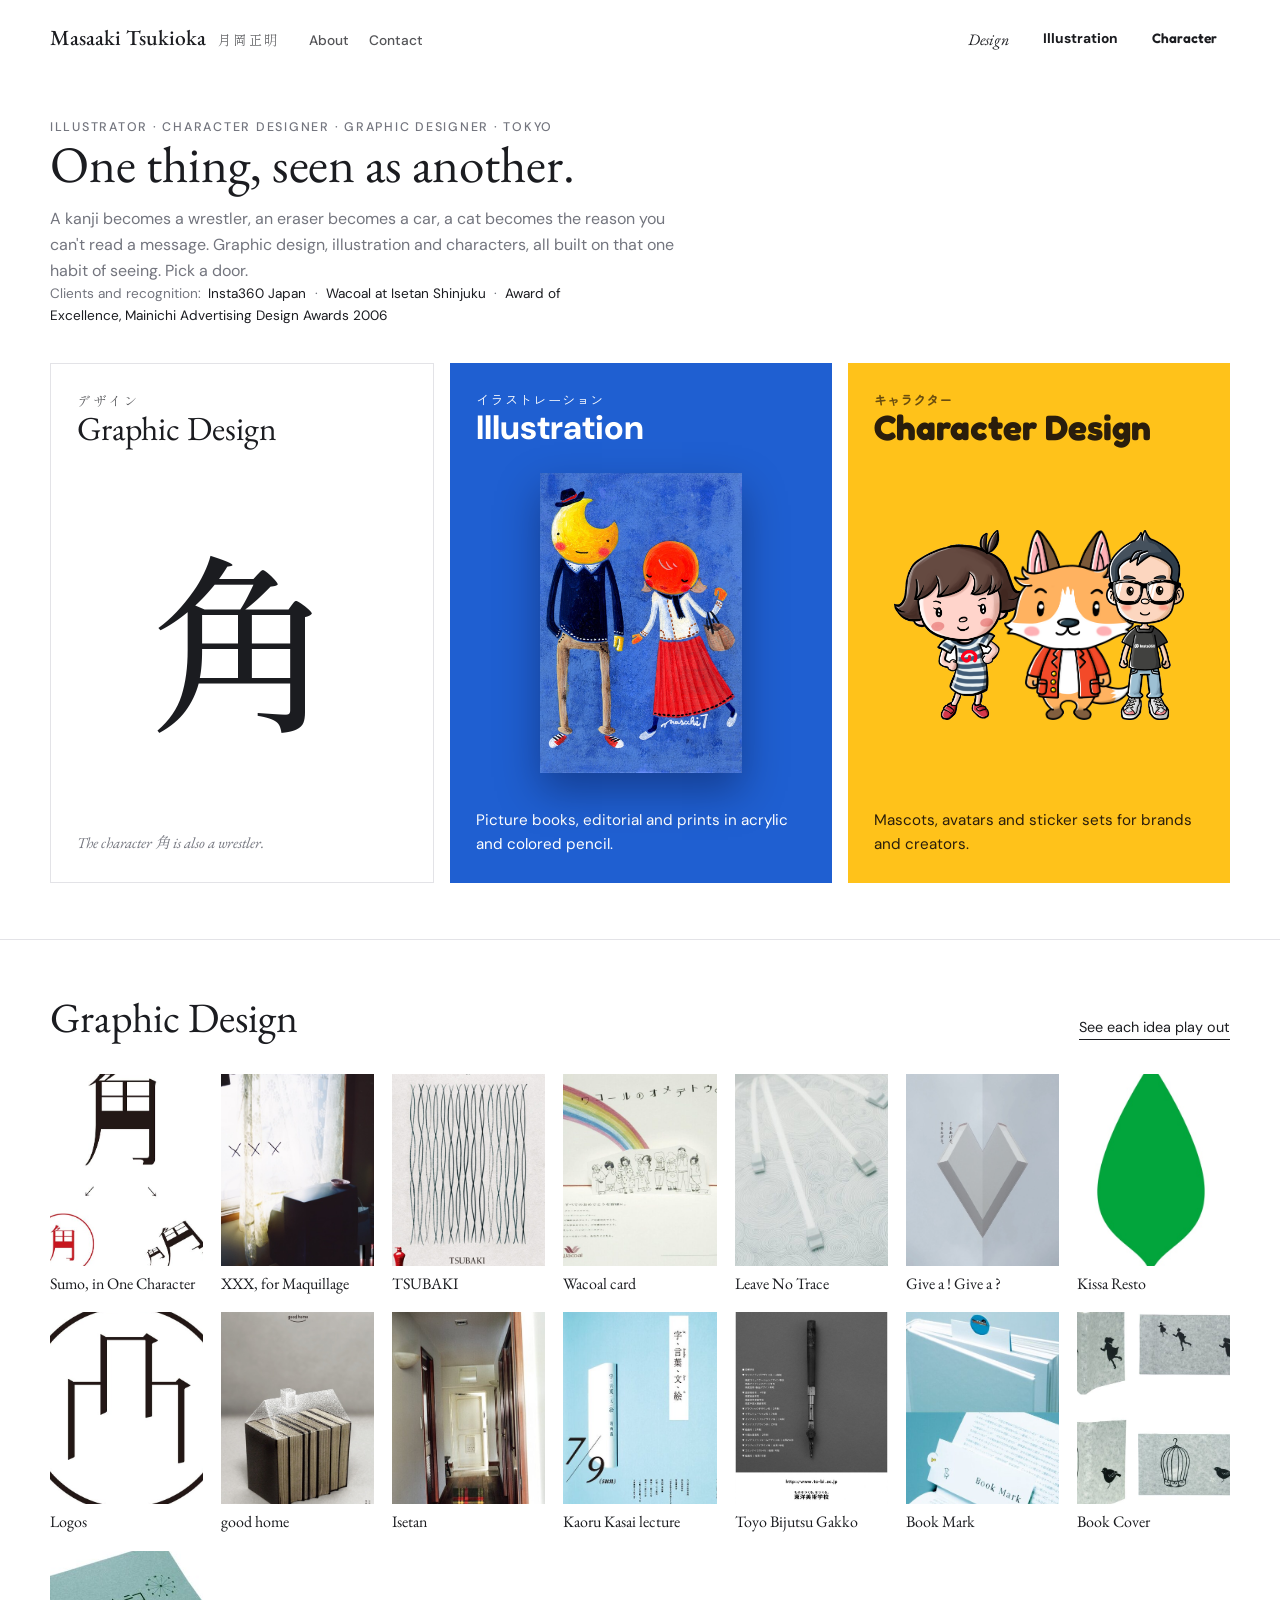
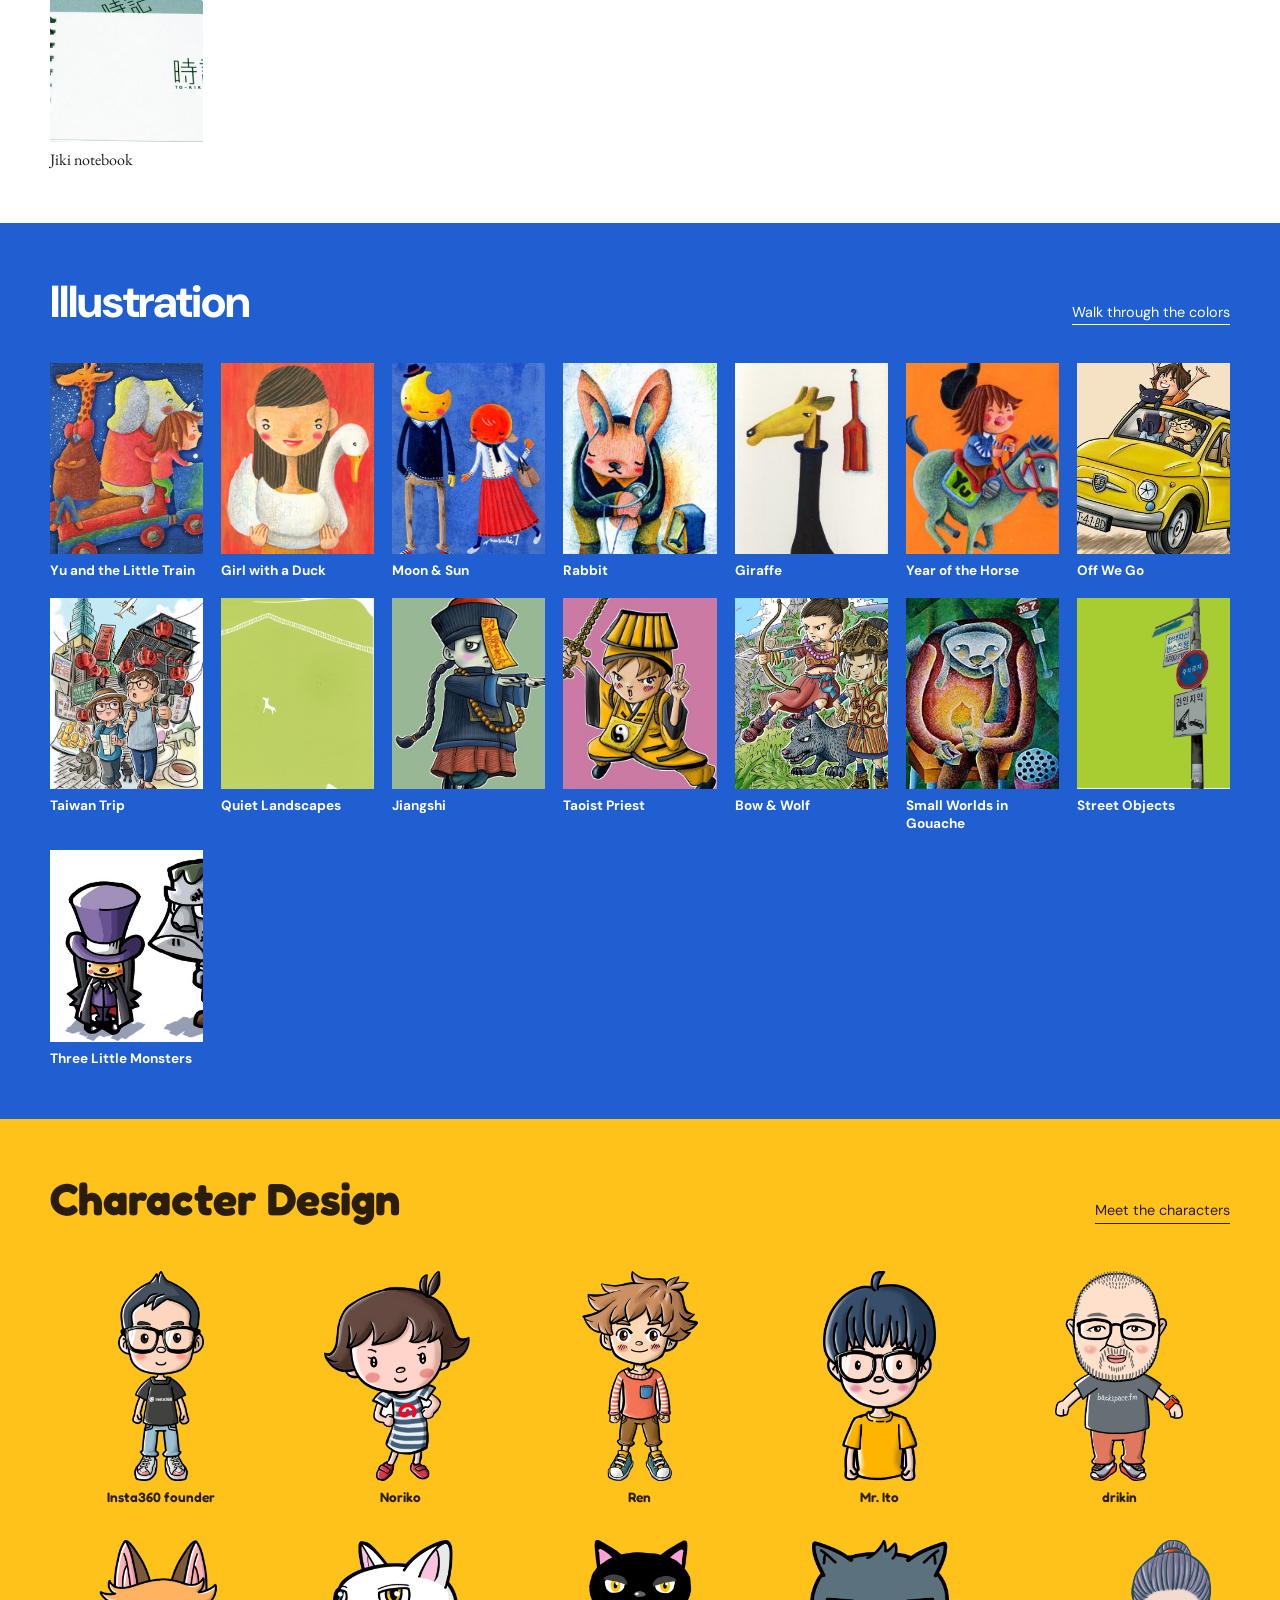
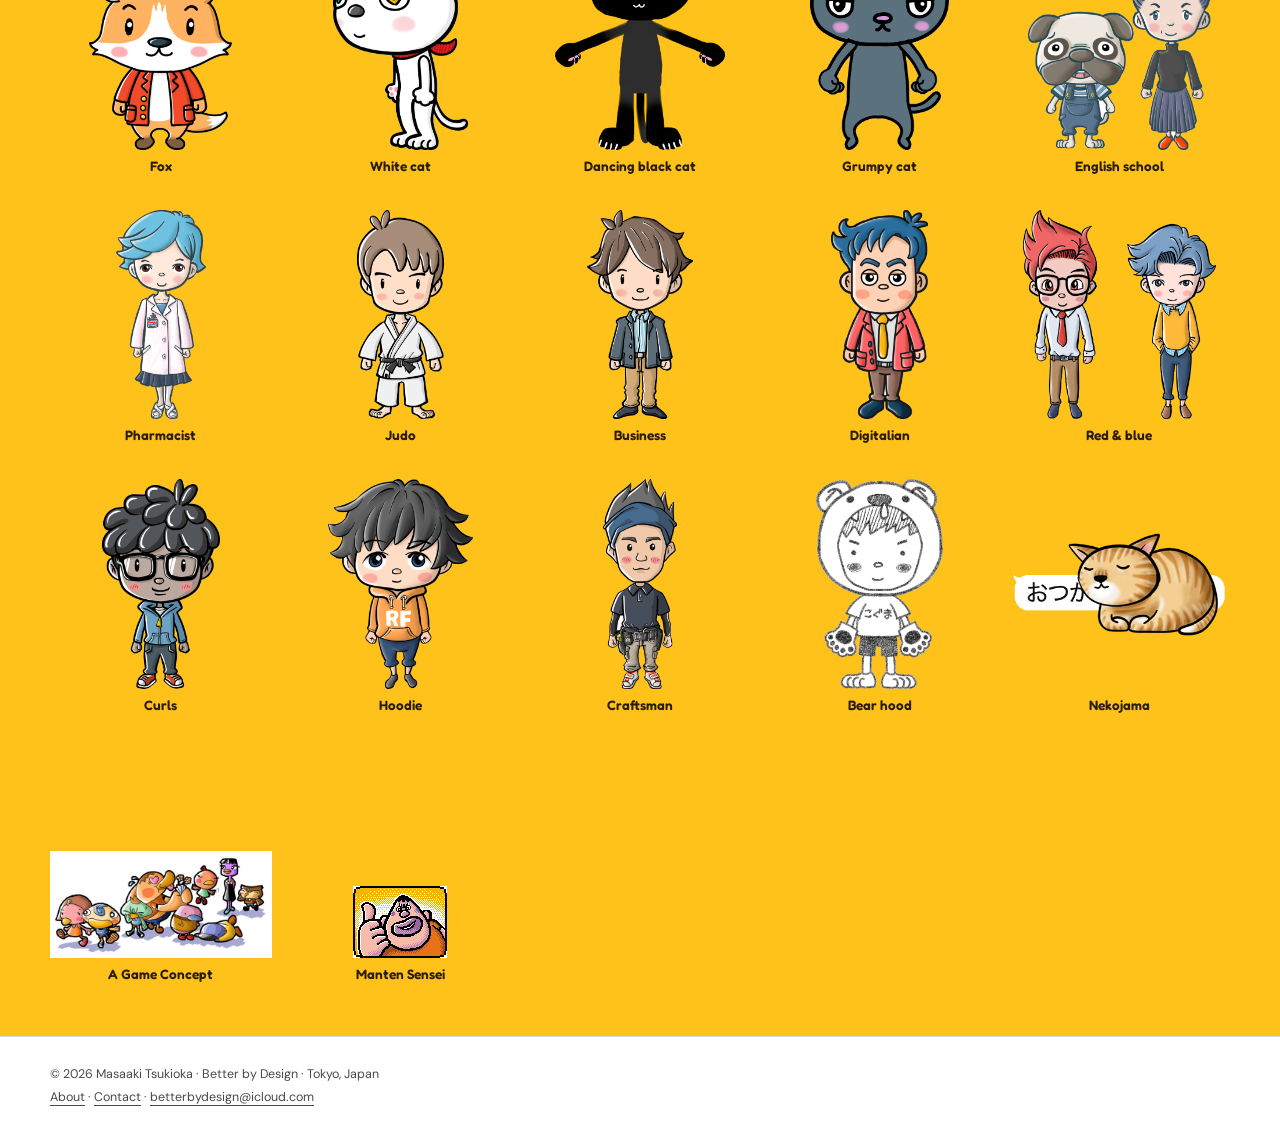
<file: index.html>
<!doctype html>
<html lang="en">
<head>
<meta charset="utf-8">
<meta name="viewport" content="width=device-width,initial-scale=1,viewport-fit=cover">
<title>Masaaki Tsukioka — Illustrator &amp; Character Designer, Tokyo</title>
<meta name="description" content="Masaaki Tsukioka (月岡正明) is a Tokyo-based illustrator, character designer and graphic designer working as Better by Design. Mascots, picture books and idea-driven posters for clients worldwide.">
<meta name="author" content="Masaaki Tsukioka">
<link rel="canonical" href="https://masaakitsukioka.github.io/pf/">
<meta property="og:type" content="website">
<meta property="og:site_name" content="Masaaki Tsukioka — Better by Design">
<meta property="og:url" content="https://masaakitsukioka.github.io/pf/">
<meta property="og:title" content="Masaaki Tsukioka — Illustrator &amp; Character Designer, Tokyo">
<meta property="og:description" content="Masaaki Tsukioka (月岡正明) is a Tokyo-based illustrator, character designer and graphic designer working as Better by Design. Mascots, picture books and idea-driven posters for clients worldwide.">
<meta property="og:image" content="https://masaakitsukioka.github.io/pf/assets/og/home.jpg">
<meta property="og:image:width" content="1200">
<meta property="og:image:height" content="630">
<meta property="og:locale" content="en_US">
<meta name="twitter:card" content="summary_large_image">
<meta name="theme-color" content="#ffffff">
<link rel="preconnect" href="https://fonts.googleapis.com">
<link rel="preconnect" href="https://fonts.gstatic.com" crossorigin>
<link rel="stylesheet" href="https://fonts.googleapis.com/css2?family=EB+Garamond:ital,wght@0,400;0,500;1,400&family=Shippori+Mincho:wght@400;500;700&family=DM+Sans:opsz,wght@9..40,400;9..40,500;9..40,700;9..40,800&family=Zen+Kaku+Gothic+New:wght@400;700&family=Fredoka:wght@500;600;700&family=Zen+Maru+Gothic:wght@500;700&family=Caveat:wght@600&display=swap">
<link rel="stylesheet" href="assets/site.css?v=20261123f">
<script>try{var w=sessionStorage.getItem('wipe');if(w&&!matchMedia('(prefers-reduced-motion: reduce)').matches)document.documentElement.setAttribute('data-wipe',w);}catch(e){}</script>
<script type="application/ld+json">{"@context": "https://schema.org", "@type": "Person", "name": "Masaaki Tsukioka", "alternateName": "月岡正明", "jobTitle": "Illustrator, Character Designer and Graphic Designer", "worksFor": {"@type": "Organization", "name": "Better by Design"}, "address": {"@type": "PostalAddress", "addressLocality": "Tokyo", "addressCountry": "JP"}, "email": "mailto:betterbydesign@icloud.com", "sameAs": ["https://www.behance.net/gallery/111535309/My-Work"]}</script>
</head>
<body data-world="home" data-root="">
<a class="skip" href="#main">Skip to content</a>
<div class="wipe" id="wipe" aria-hidden="true"></div>
<dialog class="lb" id="lb" aria-label="Enlarged work"><img alt=""><button type="button" class="lb-x" aria-label="Close">×</button><button type="button" class="lb-p" aria-label="Previous">‹</button><button type="button" class="lb-n" aria-label="Next">›</button><span class="lb-c"></span></dialog>
<section class="view" id="home">
  <div class="g"><div class="in">
    <div class="bar">
      <div class="id"><a class="who" href="./" data-w="home"><b>Masaaki Tsukioka</b><span lang="ja">月岡正明</span></a><nav class="links" aria-label="Site"><a href="about/" data-w="about">About</a><a href="contact/" data-w="contact">Contact</a></nav></div>
      <nav class="switch" aria-label="Worlds"><a class="s-d" href="design/" data-w="design">Design</a><a class="s-i" href="illustration/" data-w="illustration">Illustration</a><a class="s-c" href="character/" data-w="character">Character</a></nav>
    </div>
    <div class="intro" id="main">
      <p class="role">Illustrator · Character designer · Graphic designer · Tokyo</p>
      <h1>One thing, seen as another.</h1>
      <p>A kanji becomes a wrestler, an eraser becomes a car, a cat becomes the reason you can't read a message. Graphic design, illustration and characters, all built on that one habit of seeing. Pick a door.</p>
      <p class="creds">Clients and recognition: <span>Insta360 Japan</span><span>Wacoal at Isetan Shinjuku</span><span>Award of Excellence, Mainichi Advertising Design Awards 2006</span></p>
    </div>
    <div class="doors">
      <a class="door d-design" href="design/" data-w="design">
        <div><small lang="ja">デザイン</small><h2>Graphic Design</h2></div>
        <div class="pic"><span class="glyph" aria-hidden="true">角</span><img src="img/sumo-mark.jpg" alt="The kanji 角 seen as a sumo wrestler"></div>
        <p class="lead">The character <span lang="ja">角</span> is also a wrestler.</p>
      </a>
      <a class="door d-illust" href="illustration/" data-w="illustration">
        <div><small lang="ja">イラストレーション</small><h2>Illustration</h2></div>
        <div class="pic"><img src="img/moon-sun.jpg" alt="A moon-headed man and a sun-headed woman walking together"></div>
        <p class="lead">Picture books, editorial and prints in acrylic and colored pencil.</p>
      </a>
      <a class="door d-char" href="character/" data-w="character">
        <div><small lang="ja">キャラクター</small><h2>Character Design</h2></div>
        <div class="pic"><div class="crew"><img src="img/c/noriko.png" alt="Noriko"><img src="img/ch-fox.png" alt="Fox in a red jacket"><img src="img/c/insta360.png" alt="Insta360 founder character"></div></div>
        <p class="lead">Mascots, avatars and sticker sets for brands and creators.</p>
      </a>
    </div>
  </div></div>
  <div class="all" aria-label="All work">
    <div class="ab ab-d g"><div class="in"><div class="ab-head"><h3>Graphic Design</h3><a href="design/" data-w="design">See each idea play out</a></div><div class="tiles rvt"><a class="tile" href="design/#sumo" data-w="design"><div class="t-img"><img src="img/t/os01.jpg" alt="" loading="lazy"></div><span>Sumo, in One Character</span></a><a class="tile" href="design/#xxx" data-w="design"><div class="t-img"><img src="img/t/s02.jpg" alt="" loading="lazy"></div><span>XXX, for Maquillage</span></a><a class="tile" href="design/#tsubaki" data-w="design"><div class="t-img"><img src="img/t/s205.jpg" alt="" loading="lazy"></div><span>TSUBAKI</span></a><a class="tile" href="design/#wacoal" data-w="design"><div class="t-img"><img src="img/t/wc04.jpg" alt="" loading="lazy"></div><span>Wacoal card</span></a><a class="tile" href="design/#eraser" data-w="design"><div class="t-img"><img src="img/t/ty02.jpg" alt="" loading="lazy"></div><span>Leave No Trace</span></a><a class="tile" href="design/#tosho" data-w="design"><div class="t-img"><img src="img/t/tosho03.jpg" alt="" loading="lazy"></div><span>Give a ! Give a ?</span></a><a class="tile" href="design/#resto" data-w="design"><div class="t-img"><img src="img/t/rest-p02.jpg" alt="" loading="lazy"></div><span>Kissa Resto</span></a><a class="tile" href="design/#logos" data-w="design"><div class="t-img"><img src="img/t/logo03.jpg" alt="" loading="lazy"></div><span>Logos</span></a><a class="tile" href="design/#goodhome" data-w="design"><div class="t-img"><img src="img/t/mh02.jpg" alt="" loading="lazy"></div><span>good home</span></a><a class="tile" href="design/#isetan" data-w="design"><div class="t-img"><img src="img/t/ise01.jpg" alt="" loading="lazy"></div><span>Isetan</span></a><a class="tile" href="design/#kasai" data-w="design"><div class="t-img"><img src="img/t/kk02.jpg" alt="" loading="lazy"></div><span>Kaoru Kasai lecture</span></a><a class="tile" href="design/#toyo" data-w="design"><div class="t-img"><img src="img/t/toyo.jpg" alt="" loading="lazy"></div><span>Toyo Bijutsu Gakko</span></a><a class="tile" href="design/#bookmark" data-w="design"><div class="t-img"><img src="img/t/shiori01.jpg" alt="" loading="lazy"></div><span>Book Mark</span></a><a class="tile" href="design/#bookcover" data-w="design"><div class="t-img"><img src="img/t/bc02.jpg" alt="" loading="lazy"></div><span>Book Cover</span></a><a class="tile" href="design/#jiki" data-w="design"><div class="t-img"><img src="img/t/toki02.jpg" alt="" loading="lazy"></div><span>Jiki notebook</span></a></div></div></div>
    <div class="ab ab-i g"><div class="in"><div class="ab-head"><h3>Illustration</h3><a href="illustration/" data-w="illustration">Walk through the colors</a></div><div class="tiles rvt"><a class="tile" href="illustration/#yu" data-w="illustration"><div class="t-img"><img src="img/t/yu-night.jpg" alt="" loading="lazy"></div><span>Yu and the Little Train</span></a><a class="tile" href="illustration/#duck" data-w="illustration"><div class="t-img"><img src="img/t/duck.jpg" alt="" loading="lazy"></div><span>Girl with a Duck</span></a><a class="tile" href="illustration/#moon-sun" data-w="illustration"><div class="t-img"><img src="img/t/moon-sun.jpg" alt="" loading="lazy"></div><span>Moon &amp; Sun</span></a><a class="tile" href="illustration/#rabbit" data-w="illustration"><div class="t-img"><img src="img/t/rabbit.jpg" alt="" loading="lazy"></div><span>Rabbit</span></a><a class="tile" href="illustration/#giraffe" data-w="illustration"><div class="t-img"><img src="img/t/giraffe.jpg" alt="" loading="lazy"></div><span>Giraffe</span></a><a class="tile" href="illustration/" data-w="illustration"><div class="t-img"><img src="img/t/horse.jpg" alt="" loading="lazy"></div><span>Year of the Horse</span></a><a class="tile" href="illustration/#off-we-go" data-w="illustration"><div class="t-img"><img src="img/t/yellow-car.jpg" alt="" loading="lazy" style="object-position:40% 0"></div><span>Off We Go</span></a><a class="tile" href="illustration/" data-w="illustration"><div class="t-img"><img src="img/t/taiwan.jpg" alt="" loading="lazy"></div><span>Taiwan Trip</span></a><a class="tile" href="illustration/#quiet-landscapes" data-w="illustration"><div class="t-img"><img src="img/t/silk05.jpg" alt="" loading="lazy"></div><span>Quiet Landscapes</span></a><a class="tile" href="illustration/" data-w="illustration"><div class="t-img"><img src="img/t/jiangshi.jpg" alt="" loading="lazy"></div><span>Jiangshi</span></a><a class="tile" href="illustration/" data-w="illustration"><div class="t-img"><img src="img/t/taoist.jpg" alt="" loading="lazy"></div><span>Taoist Priest</span></a><a class="tile" href="illustration/#bow-wolf" data-w="illustration"><div class="t-img"><img src="img/t/bow-wolf.jpg" alt="" loading="lazy"></div><span>Bow &amp; Wolf</span></a><a class="tile" href="illustration/#gouache" data-w="illustration"><div class="t-img"><img src="img/t/98gn19.jpg" alt="" loading="lazy"></div><span>Small Worlds in Gouache</span></a><a class="tile" href="illustration/#street-objects" data-w="illustration"><div class="t-img"><img src="img/t/ai-korea.jpg" alt="" loading="lazy"></div><span>Street Objects</span></a><a class="tile" href="illustration/#monsters" data-w="illustration"><div class="t-img"><img src="img/t/obake.jpg" alt="" loading="lazy"></div><span>Three Little Monsters</span></a></div></div></div>
    <div class="ab ab-c g"><div class="in"><div class="ab-head"><h3>Character Design</h3><a href="character/" data-w="character">Meet the characters</a></div><div class="tiles rvt"><a class="tile" href="character/#clients" data-w="character"><div class="t-img"><img src="img/c/insta360.png" alt="" loading="lazy"></div><span>Insta360 founder</span></a><a class="tile" href="character/#clients" data-w="character"><div class="t-img"><img src="img/c/noriko.png" alt="" loading="lazy"></div><span>Noriko</span></a><a class="tile" href="character/#clients" data-w="character"><div class="t-img"><img src="img/c/ren.png" alt="" loading="lazy"></div><span>Ren</span></a><a class="tile" href="character/#clients" data-w="character"><div class="t-img"><img src="img/c/ito.png" alt="" loading="lazy"></div><span>Mr. Ito</span></a><a class="tile" href="character/#cast" data-w="character"><div class="t-img"><img src="img/c/drikin.png" alt="" loading="lazy"></div><span>drikin</span></a><a class="tile" href="character/#cast" data-w="character"><div class="t-img"><img src="img/c/fox.png" alt="" loading="lazy"></div><span>Fox</span></a><a class="tile" href="character/#cast" data-w="character"><div class="t-img"><img src="img/c/whitecat.png" alt="" loading="lazy"></div><span>White cat</span></a><a class="tile" href="character/#cast" data-w="character"><div class="t-img"><img src="img/c/blackcat.png" alt="" loading="lazy"></div><span>Dancing black cat</span></a><a class="tile" href="character/#cast" data-w="character"><div class="t-img"><img src="img/c/graycat.png" alt="" loading="lazy"></div><span>Grumpy cat</span></a><a class="tile" href="character/#cast" data-w="character"><div class="t-img"><img src="img/c/english.png" alt="" loading="lazy"></div><span>English school</span></a><a class="tile" href="character/#cast" data-w="character"><div class="t-img"><img src="img/c/pharmacist.png" alt="" loading="lazy"></div><span>Pharmacist</span></a><a class="tile" href="character/#cast" data-w="character"><div class="t-img"><img src="img/c/judo.png" alt="" loading="lazy"></div><span>Judo</span></a><a class="tile" href="character/#cast" data-w="character"><div class="t-img"><img src="img/c/business.png" alt="" loading="lazy"></div><span>Business</span></a><a class="tile" href="character/#cast" data-w="character"><div class="t-img"><img src="img/c/digitalian.png" alt="" loading="lazy"></div><span>Digitalian</span></a><a class="tile" href="character/#cast" data-w="character"><div class="t-img"><img src="img/c/duo.png" alt="" loading="lazy"></div><span>Red &amp; blue</span></a><a class="tile" href="character/#cast" data-w="character"><div class="t-img"><img src="img/c/project.png" alt="" loading="lazy"></div><span>Curls</span></a><a class="tile" href="character/#cast" data-w="character"><div class="t-img"><img src="img/c/hoodie.png" alt="" loading="lazy"></div><span>Hoodie</span></a><a class="tile" href="character/#cast" data-w="character"><div class="t-img"><img src="img/c/cap.png" alt="" loading="lazy"></div><span>Craftsman</span></a><a class="tile" href="character/#cast" data-w="character"><div class="t-img"><img src="img/c/wiggler.png" alt="" loading="lazy"></div><span>Bear hood</span></a><a class="tile" href="character/#nekojama" data-w="character"><div class="t-img"><img src="img/neko-07.png" alt="" loading="lazy"></div><span>Nekojama</span></a><a class="tile" href="character/#game-concept" data-w="character"><div class="t-img"><img src="img/t/pp-about.jpg" alt="" loading="lazy"></div><span>A Game Concept</span></a><a class="tile" href="character/#manten" data-w="character"><div class="t-img"><img src="img/t/manten-bubu2.png" alt="" loading="lazy" style="image-rendering:pixelated"></div><span>Manten Sensei</span></a></div></div></div>
  </div>
</section>
<div class="g site-foot"><div class="in"><p>© 2026 Masaaki Tsukioka · Better by Design · Tokyo, Japan</p><p><a href="about/" data-w="about">About</a> · <a href="contact/" data-w="contact">Contact</a> · <a href="mailto:betterbydesign@icloud.com">betterbydesign@icloud.com</a></p></div></div>
<script src="assets/site.js"></script>
<script data-goatcounter="https://tsukioka.goatcounter.com/count" async src="//gc.zgo.at/count.js"></script>
</body>
</html>
</file>
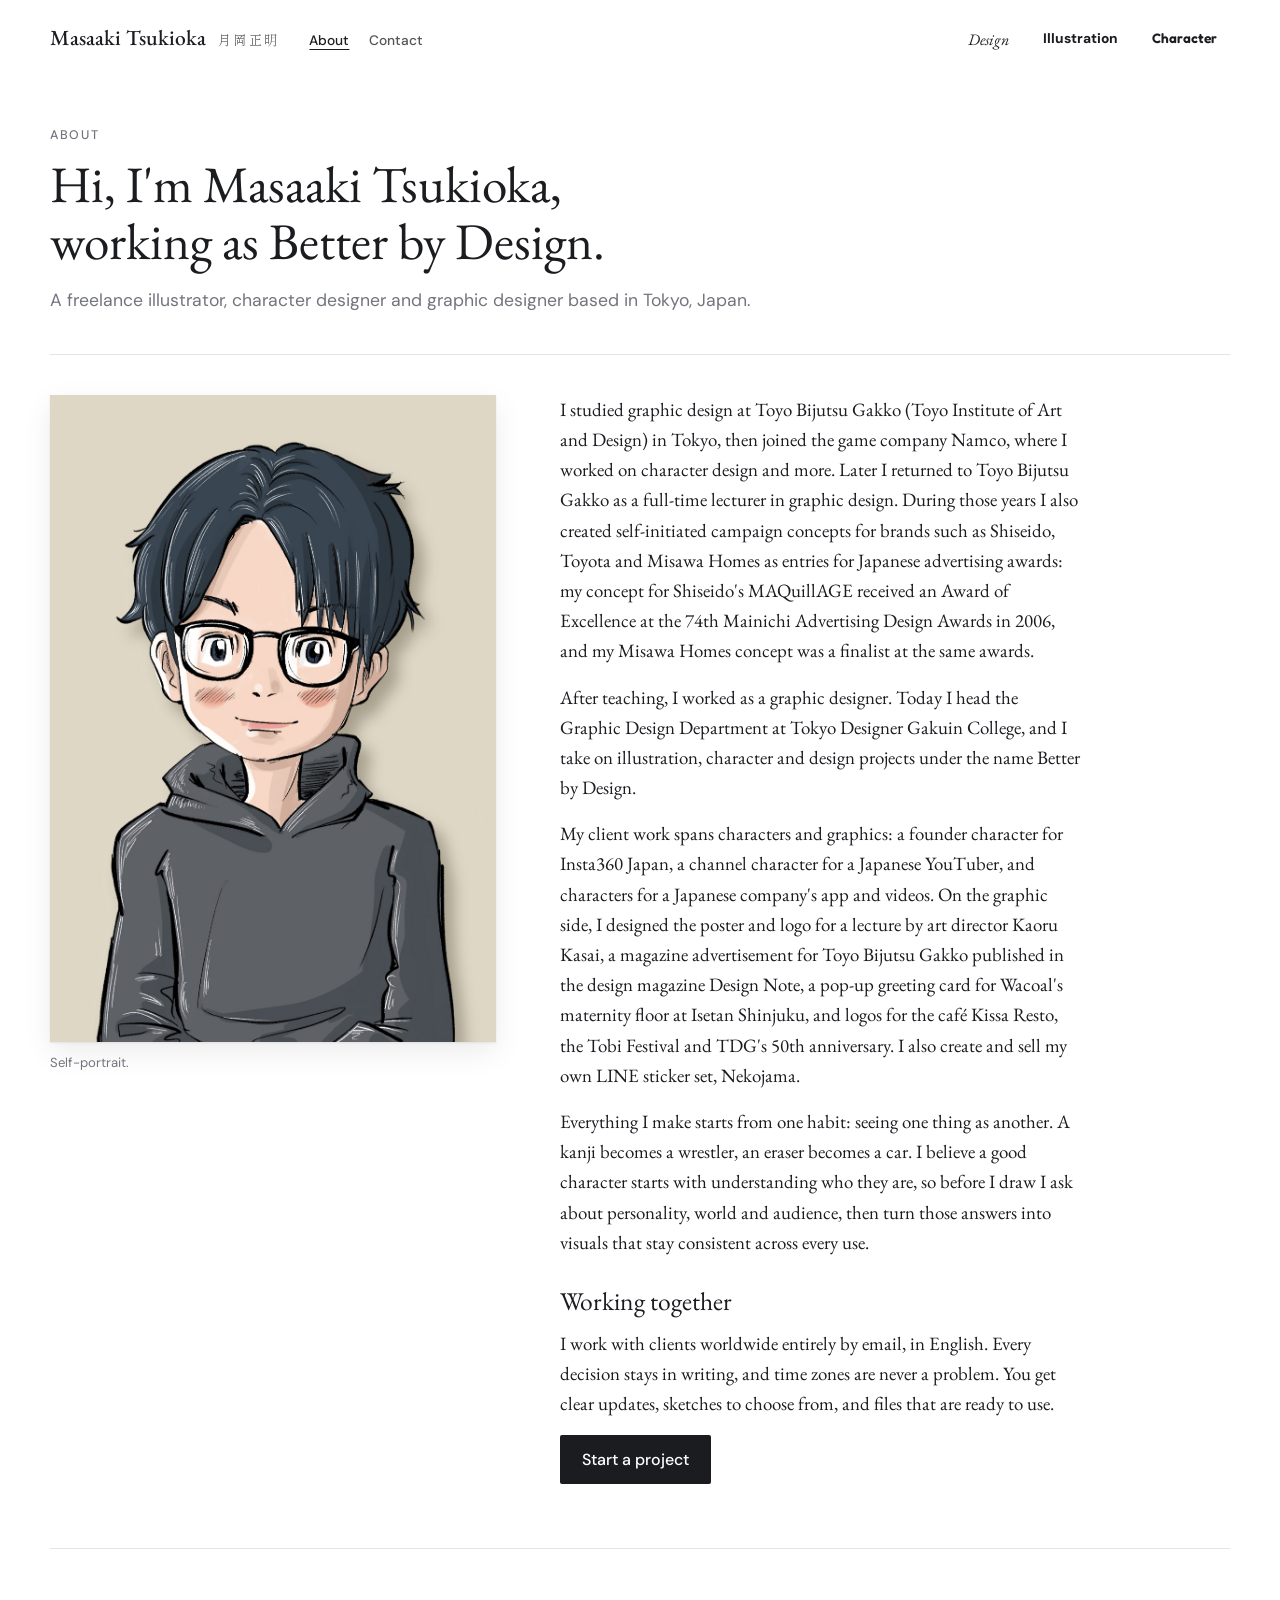
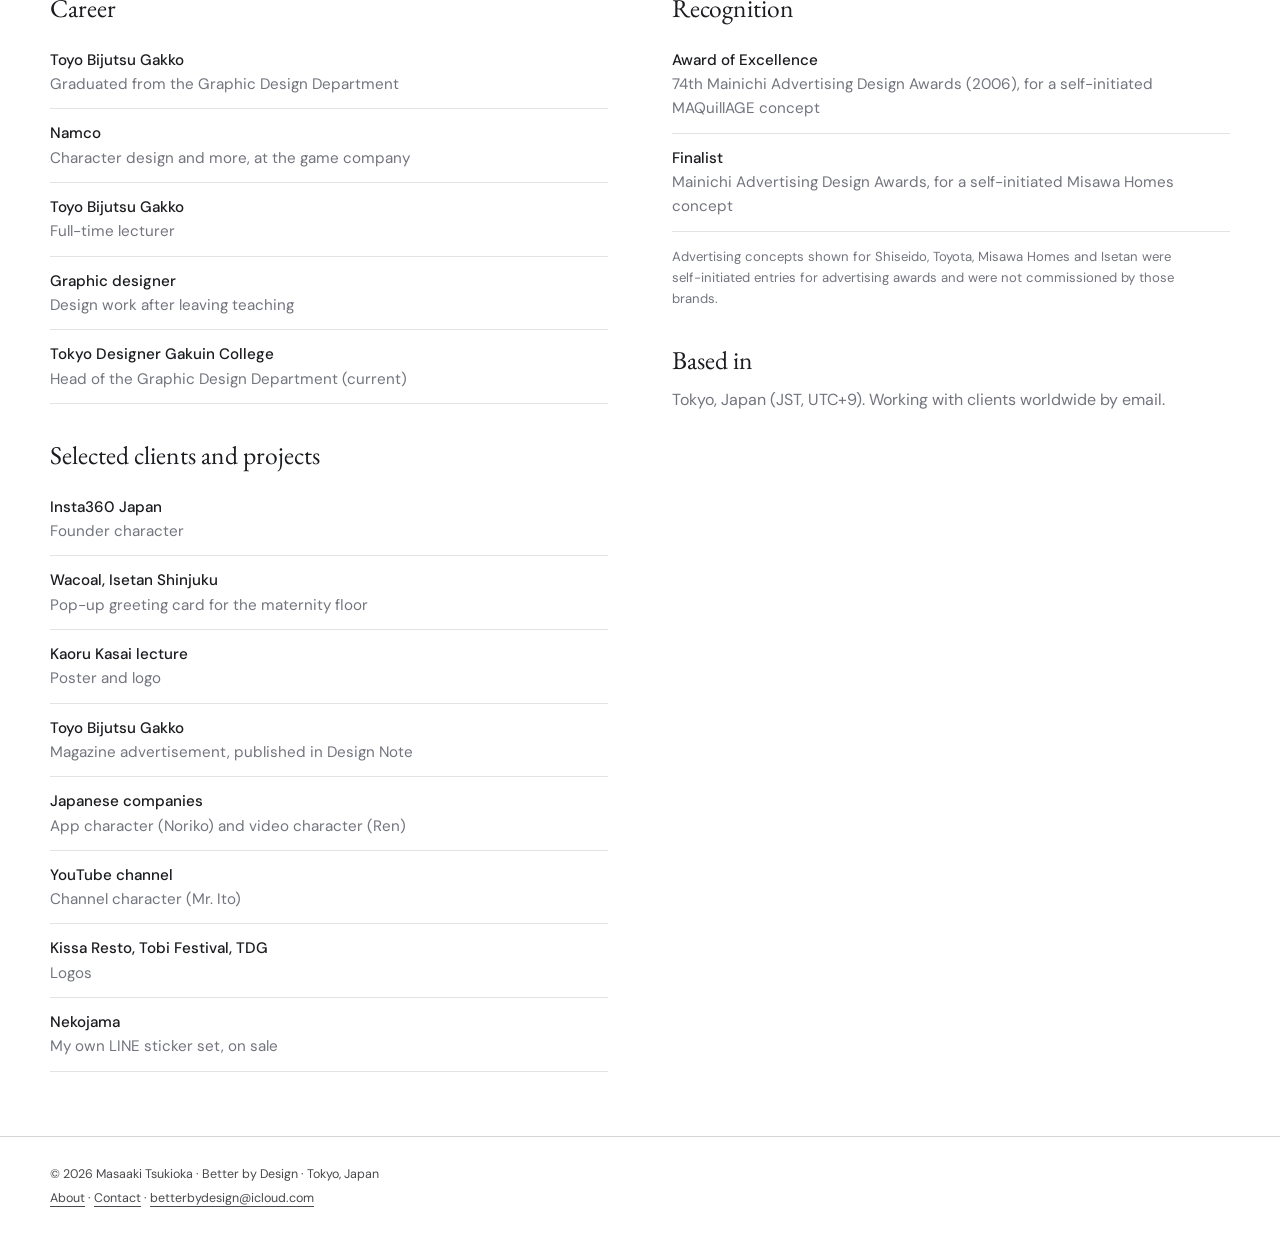
<file: about/index.html>
<!doctype html>
<html lang="en">
<head>
<meta charset="utf-8">
<meta name="viewport" content="width=device-width,initial-scale=1,viewport-fit=cover">
<title>About — Masaaki Tsukioka, Better by Design</title>
<meta name="description" content="Masaaki Tsukioka is a Tokyo-based illustrator, character designer and graphic designer working as Better by Design. Clients include Insta360 Japan and Wacoal; Award of Excellence, Mainichi Advertising Design Awards 2006.">
<meta name="author" content="Masaaki Tsukioka">
<link rel="canonical" href="https://masaakitsukioka.github.io/pf/about/">
<meta property="og:type" content="article">
<meta property="og:site_name" content="Masaaki Tsukioka — Better by Design">
<meta property="og:url" content="https://masaakitsukioka.github.io/pf/about/">
<meta property="og:title" content="About — Masaaki Tsukioka, Better by Design">
<meta property="og:description" content="Masaaki Tsukioka is a Tokyo-based illustrator, character designer and graphic designer working as Better by Design. Clients include Insta360 Japan and Wacoal; Award of Excellence, Mainichi Advertising Design Awards 2006.">
<meta property="og:image" content="https://masaakitsukioka.github.io/pf/assets/og/home.jpg">
<meta property="og:image:width" content="1200">
<meta property="og:image:height" content="630">
<meta property="og:locale" content="en_US">
<meta name="twitter:card" content="summary_large_image">
<meta name="theme-color" content="#ffffff">
<link rel="preconnect" href="https://fonts.googleapis.com">
<link rel="preconnect" href="https://fonts.gstatic.com" crossorigin>
<link rel="stylesheet" href="https://fonts.googleapis.com/css2?family=EB+Garamond:ital,wght@0,400;0,500;1,400&family=Shippori+Mincho:wght@400;500;700&family=DM+Sans:opsz,wght@9..40,400;9..40,500;9..40,700;9..40,800&family=Zen+Kaku+Gothic+New:wght@400;700&family=Fredoka:wght@500;600;700&family=Zen+Maru+Gothic:wght@500;700&family=Caveat:wght@600&display=swap">
<link rel="stylesheet" href="../assets/site.css?v=20261123f">
<script>try{var w=sessionStorage.getItem('wipe');if(w&&!matchMedia('(prefers-reduced-motion: reduce)').matches)document.documentElement.setAttribute('data-wipe',w);}catch(e){}</script>
<script type="application/ld+json">{"@context": "https://schema.org", "@type": "Person", "name": "Masaaki Tsukioka", "alternateName": "月岡正明", "jobTitle": "Illustrator, Character Designer and Graphic Designer", "worksFor": {"@type": "Organization", "name": "Better by Design"}, "address": {"@type": "PostalAddress", "addressLocality": "Tokyo", "addressCountry": "JP"}, "email": "mailto:betterbydesign@icloud.com", "sameAs": ["https://www.behance.net/gallery/111535309/My-Work"]}</script>
</head>
<body data-world="about" data-root="../">
<a class="skip" href="#main">Skip to content</a>
<div class="wipe" id="wipe" aria-hidden="true"></div>
<dialog class="lb" id="lb" aria-label="Enlarged work"><img alt=""><button type="button" class="lb-x" aria-label="Close">×</button><button type="button" class="lb-p" aria-label="Previous">‹</button><button type="button" class="lb-n" aria-label="Next">›</button><span class="lb-c"></span></dialog>
<section class="view page" id="about">
  <div class="g"><div class="in">
    <div class="bar">
      <div class="id"><a class="who" href="../" data-w="home"><b>Masaaki Tsukioka</b><span lang="ja">月岡正明</span></a><nav class="links" aria-label="Site"><a href="../about/" data-w="about" aria-current="page">About</a><a href="../contact/" data-w="contact">Contact</a></nav></div>
      <nav class="switch" aria-label="Worlds"><a class="s-d" href="../design/" data-w="design">Design</a><a class="s-i" href="../illustration/" data-w="illustration">Illustration</a><a class="s-c" href="../character/" data-w="character">Character</a></nav>
    </div>
    <div class="p-head" id="main">
      <p class="role">About</p>
      <h1>Hi, I'm Masaaki Tsukioka, working as Better by Design.</h1>
      <p class="p-lead">A freelance illustrator, character designer and graphic designer based in Tokyo, Japan.</p>
    </div>
    <div class="p-grid">
      <figure class="p-fig"><img src="../img/self-portrait.jpg" alt="Self-portrait illustration of Masaaki Tsukioka: black hair, glasses and a grey hoodie" width="955" height="1384"><figcaption>Self-portrait.</figcaption></figure>
      <div class="p-text">
        <p>I studied graphic design at Toyo Bijutsu Gakko (Toyo Institute of Art and Design) in Tokyo, then joined the game company Namco, where I worked on character design and more. Later I returned to Toyo Bijutsu Gakko as a full-time lecturer in graphic design. During those years I also created self-initiated campaign concepts for brands such as Shiseido, Toyota and Misawa Homes as entries for Japanese advertising awards: my concept for Shiseido's MAQuillAGE received an Award of Excellence at the 74th Mainichi Advertising Design Awards in 2006, and my Misawa Homes concept was a finalist at the same awards.</p>
        <p>After teaching, I worked as a graphic designer. Today I head the Graphic Design Department at Tokyo Designer Gakuin College, and I take on illustration, character and design projects under the name Better by Design.</p>
        <p>My client work spans characters and graphics: a founder character for Insta360 Japan, a channel character for a Japanese YouTuber, and characters for a Japanese company's app and videos. On the graphic side, I designed the poster and logo for a lecture by art director Kaoru Kasai, a magazine advertisement for Toyo Bijutsu Gakko published in the design magazine Design Note, a pop-up greeting card for Wacoal's maternity floor at Isetan Shinjuku, and logos for the café Kissa Resto, the Tobi Festival and TDG's 50th anniversary. I also create and sell my own LINE sticker set, Nekojama.</p>
        <p>Everything I make starts from one habit: seeing one thing as another. A kanji becomes a wrestler, an eraser becomes a car. I believe a good character starts with understanding who they are, so before I draw I ask about personality, world and audience, then turn those answers into visuals that stay consistent across every use.</p>
        <h2>Working together</h2>
        <p>I work with clients worldwide entirely by email, in English. Every decision stays in writing, and time zones are never a problem. You get clear updates, sketches to choose from, and files that are ready to use.</p>
        <p class="p-cta"><a class="btn" href="../contact/" data-w="contact">Start a project</a></p>
      </div>
    </div>
    <div class="p-cols">
      <div>
        <h2>Career</h2>
        <ul class="p-list">
          <li><b>Toyo Bijutsu Gakko</b> Graduated from the Graphic Design Department</li>
          <li><b>Namco</b> Character design and more, at the game company</li>
          <li><b>Toyo Bijutsu Gakko</b> Full-time lecturer</li>
          <li><b>Graphic designer</b> Design work after leaving teaching</li>
          <li><b>Tokyo Designer Gakuin College</b> Head of the Graphic Design Department (current)</li>
        </ul>
        <h2>Selected clients and projects</h2>
        <ul class="p-list">
          <li><b>Insta360 Japan</b> Founder character</li>
          <li><b>Wacoal, Isetan Shinjuku</b> Pop-up greeting card for the maternity floor</li>
          <li><b>Kaoru Kasai lecture</b> Poster and logo</li>
          <li><b>Toyo Bijutsu Gakko</b> Magazine advertisement, published in Design Note</li>
          <li><b>Japanese companies</b> App character (Noriko) and video character (Ren)</li>
          <li><b>YouTube channel</b> Channel character (Mr. Ito)</li>
          <li><b>Kissa Resto, Tobi Festival, TDG</b> Logos</li>
          <li><b>Nekojama</b> My own LINE sticker set, on sale</li>
        </ul>
      </div>
      <div>
        <h2>Recognition</h2>
        <ul class="p-list">
          <li><b>Award of Excellence</b> 74th Mainichi Advertising Design Awards (2006), for a self-initiated MAQuillAGE concept</li>
          <li><b>Finalist</b> Mainichi Advertising Design Awards, for a self-initiated Misawa Homes concept</li>
        </ul>
        <p class="p-note">Advertising concepts shown for Shiseido, Toyota, Misawa Homes and Isetan were self-initiated entries for advertising awards and were not commissioned by those brands.</p>
        <h2>Based in</h2>
        <p class="p-plain">Tokyo, Japan (JST, UTC+9). Working with clients worldwide by email.</p>
      </div>
    </div>
  </div></div>
</section>
<div class="g site-foot"><div class="in"><p>© 2026 Masaaki Tsukioka · Better by Design · Tokyo, Japan</p><p><a href="../about/" data-w="about">About</a> · <a href="../contact/" data-w="contact">Contact</a> · <a href="mailto:betterbydesign@icloud.com">betterbydesign@icloud.com</a></p></div></div>
<script src="../assets/site.js"></script>
<script data-goatcounter="https://tsukioka.goatcounter.com/count" async src="//gc.zgo.at/count.js"></script>
</body>
</html>
</file>
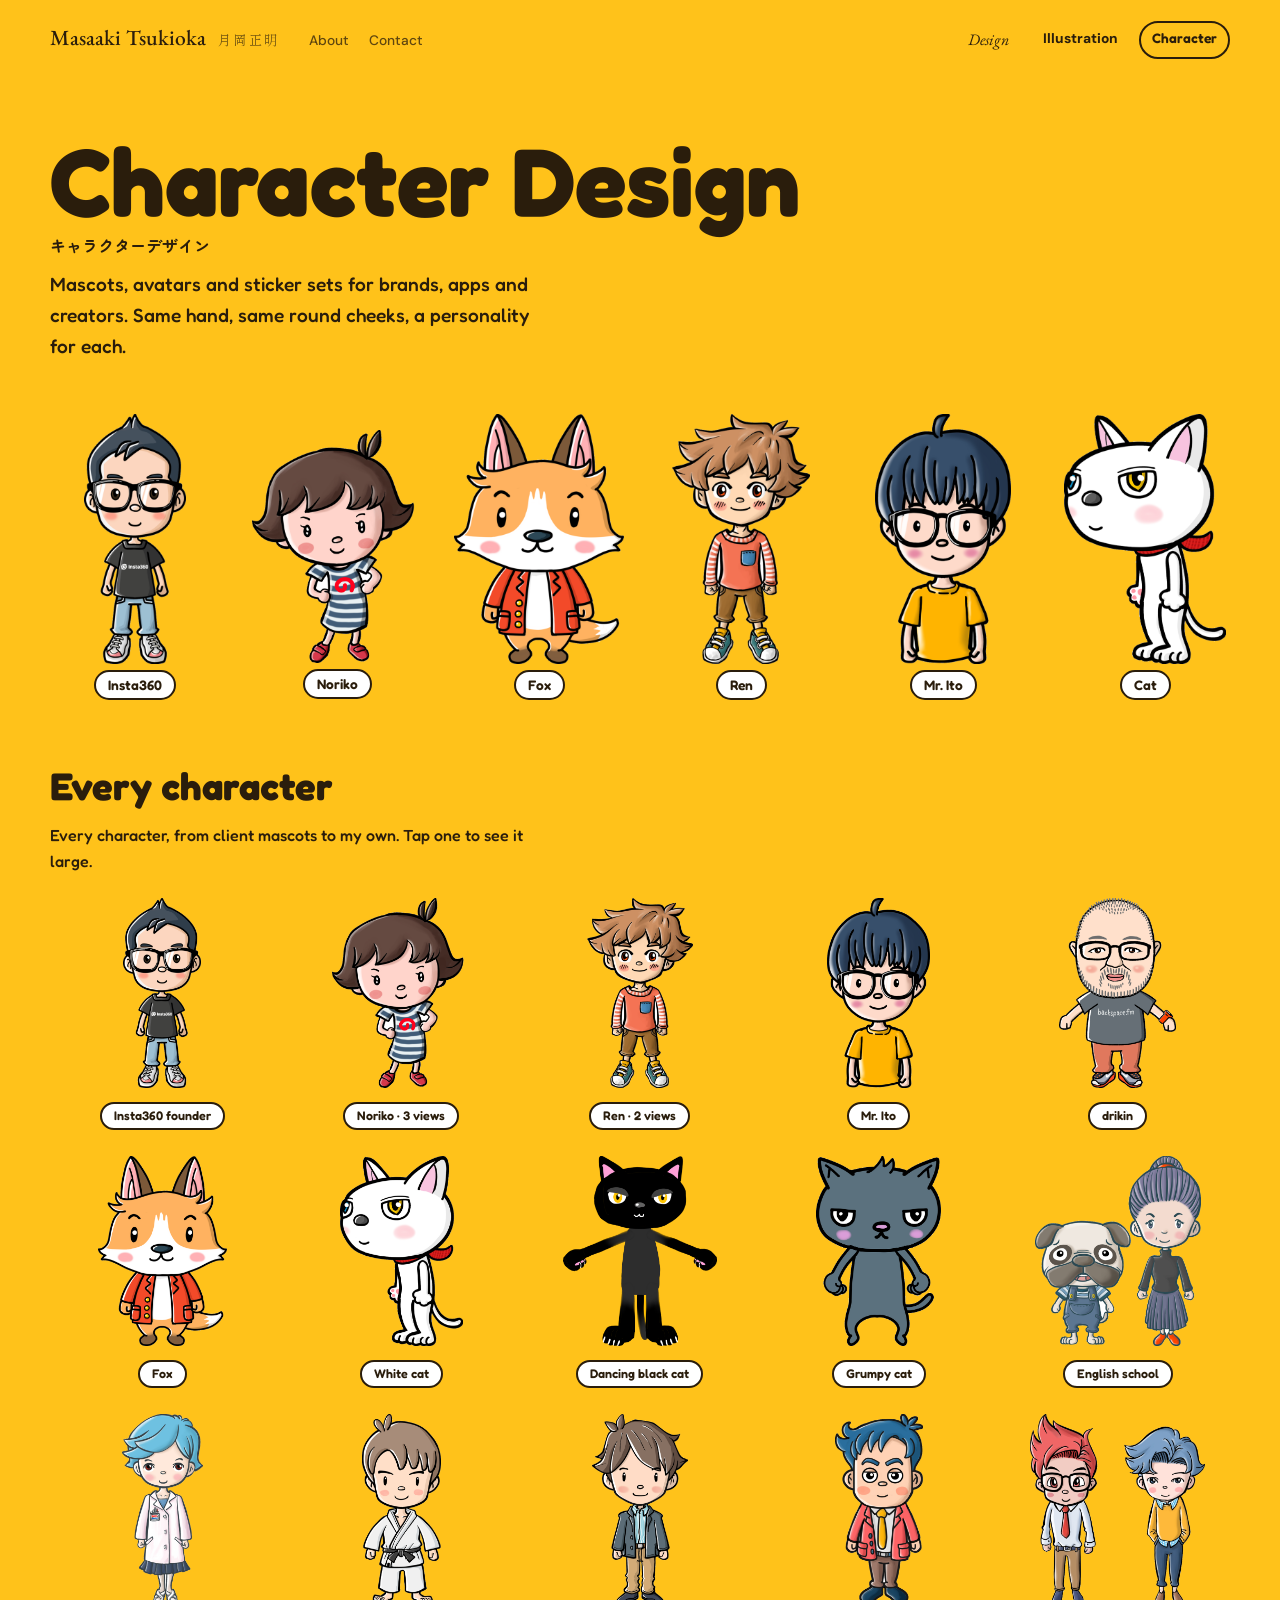
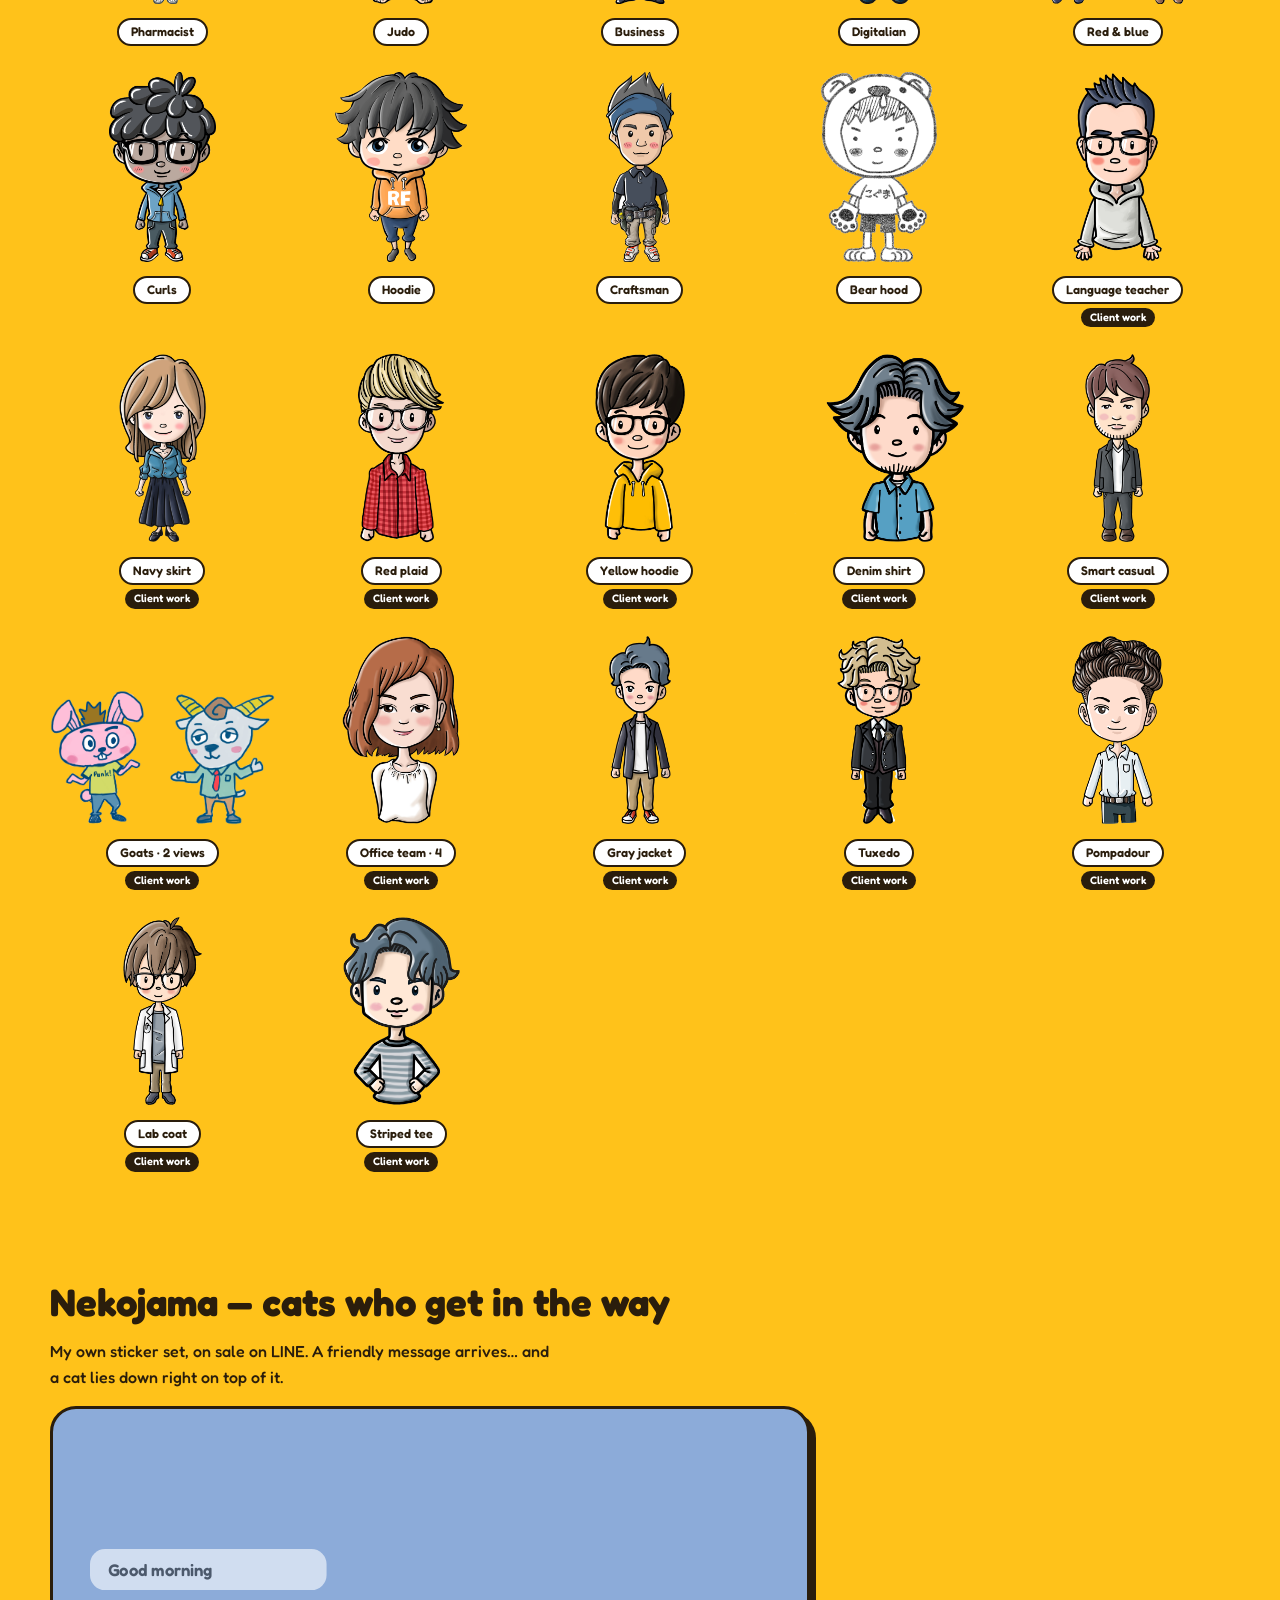
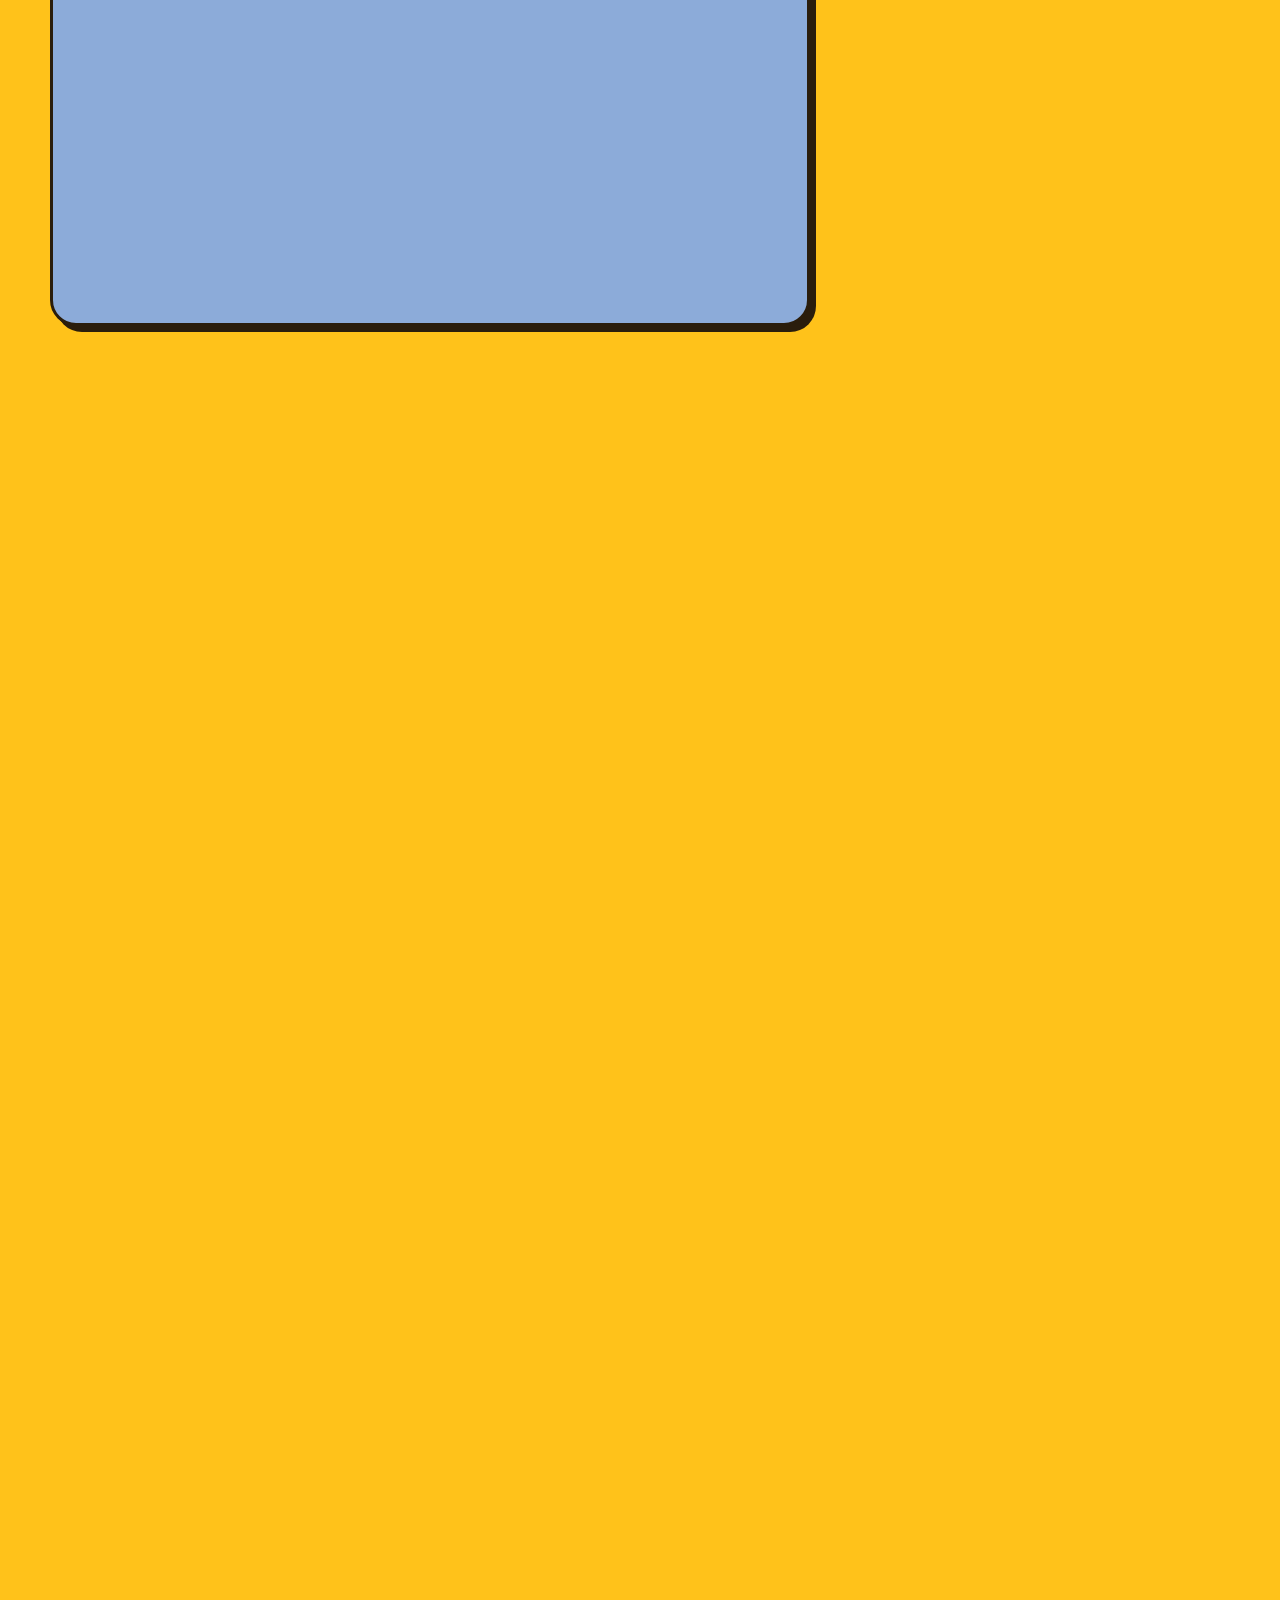
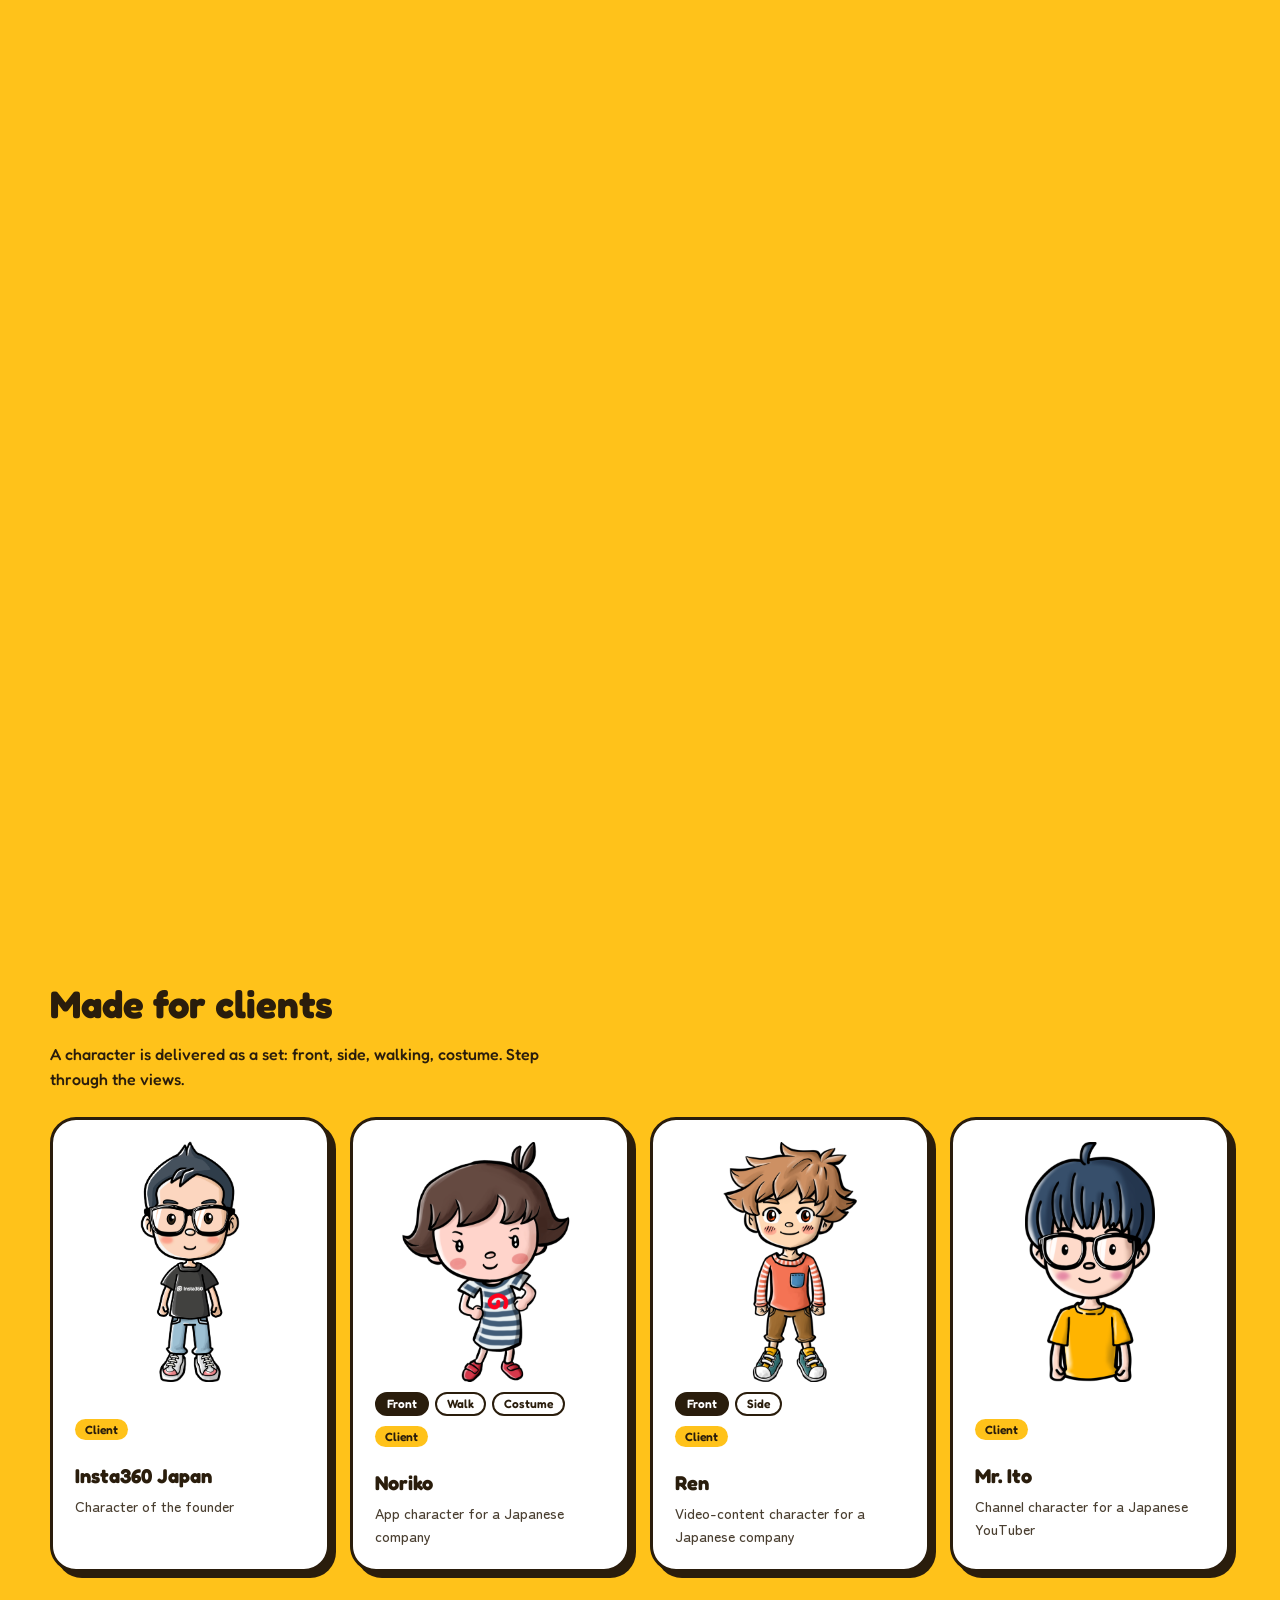
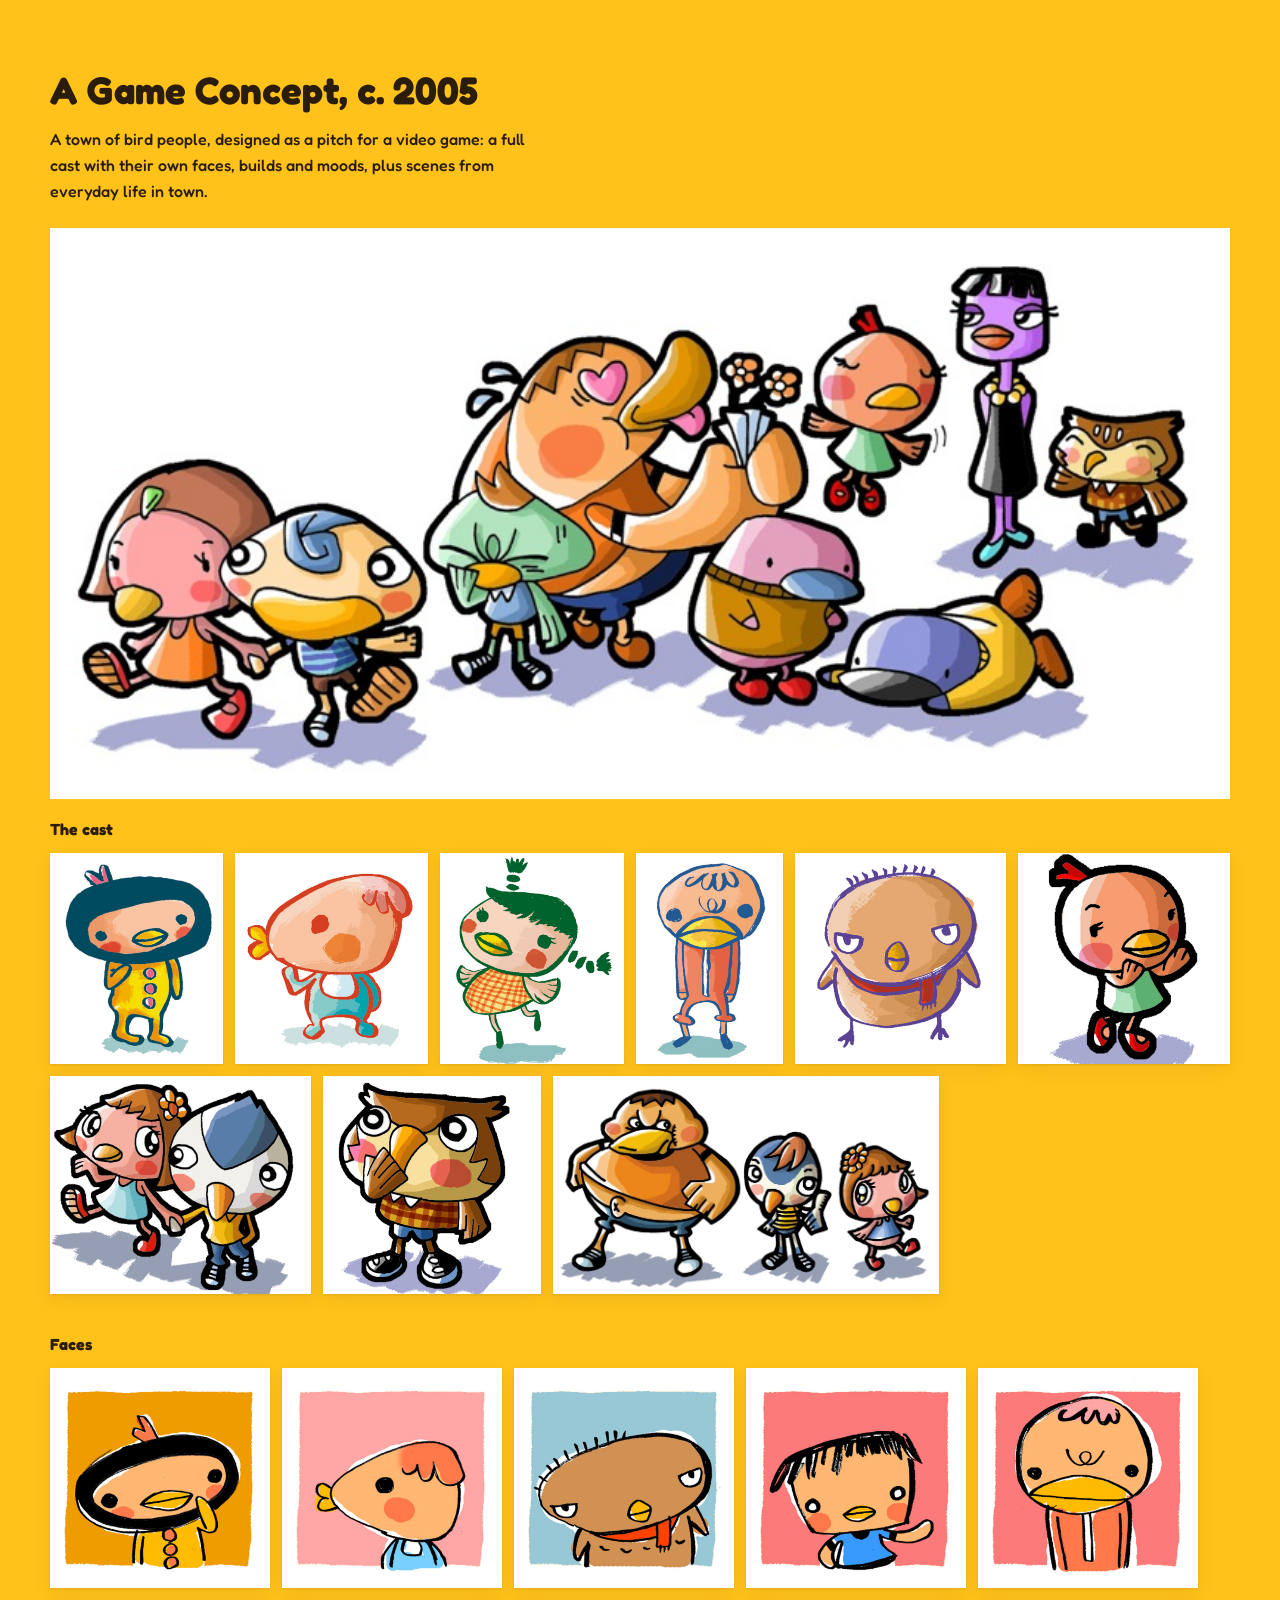
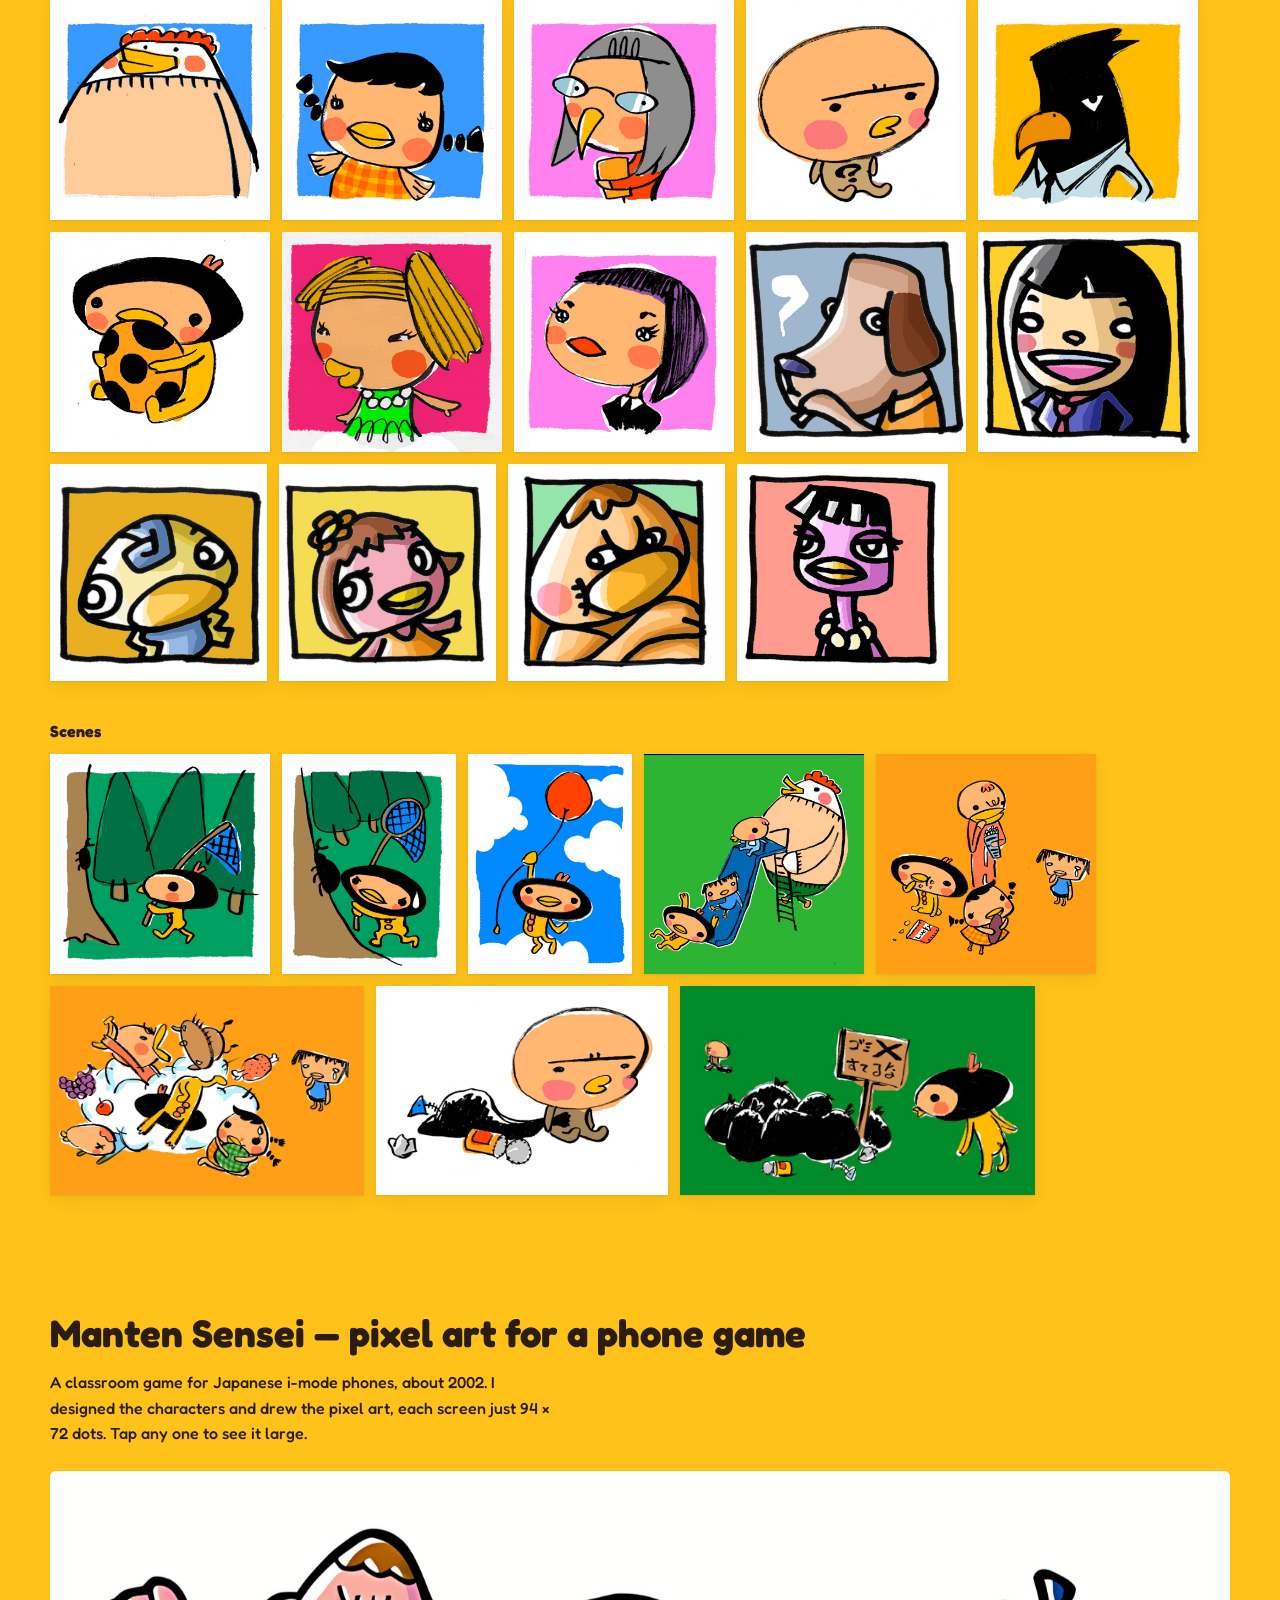
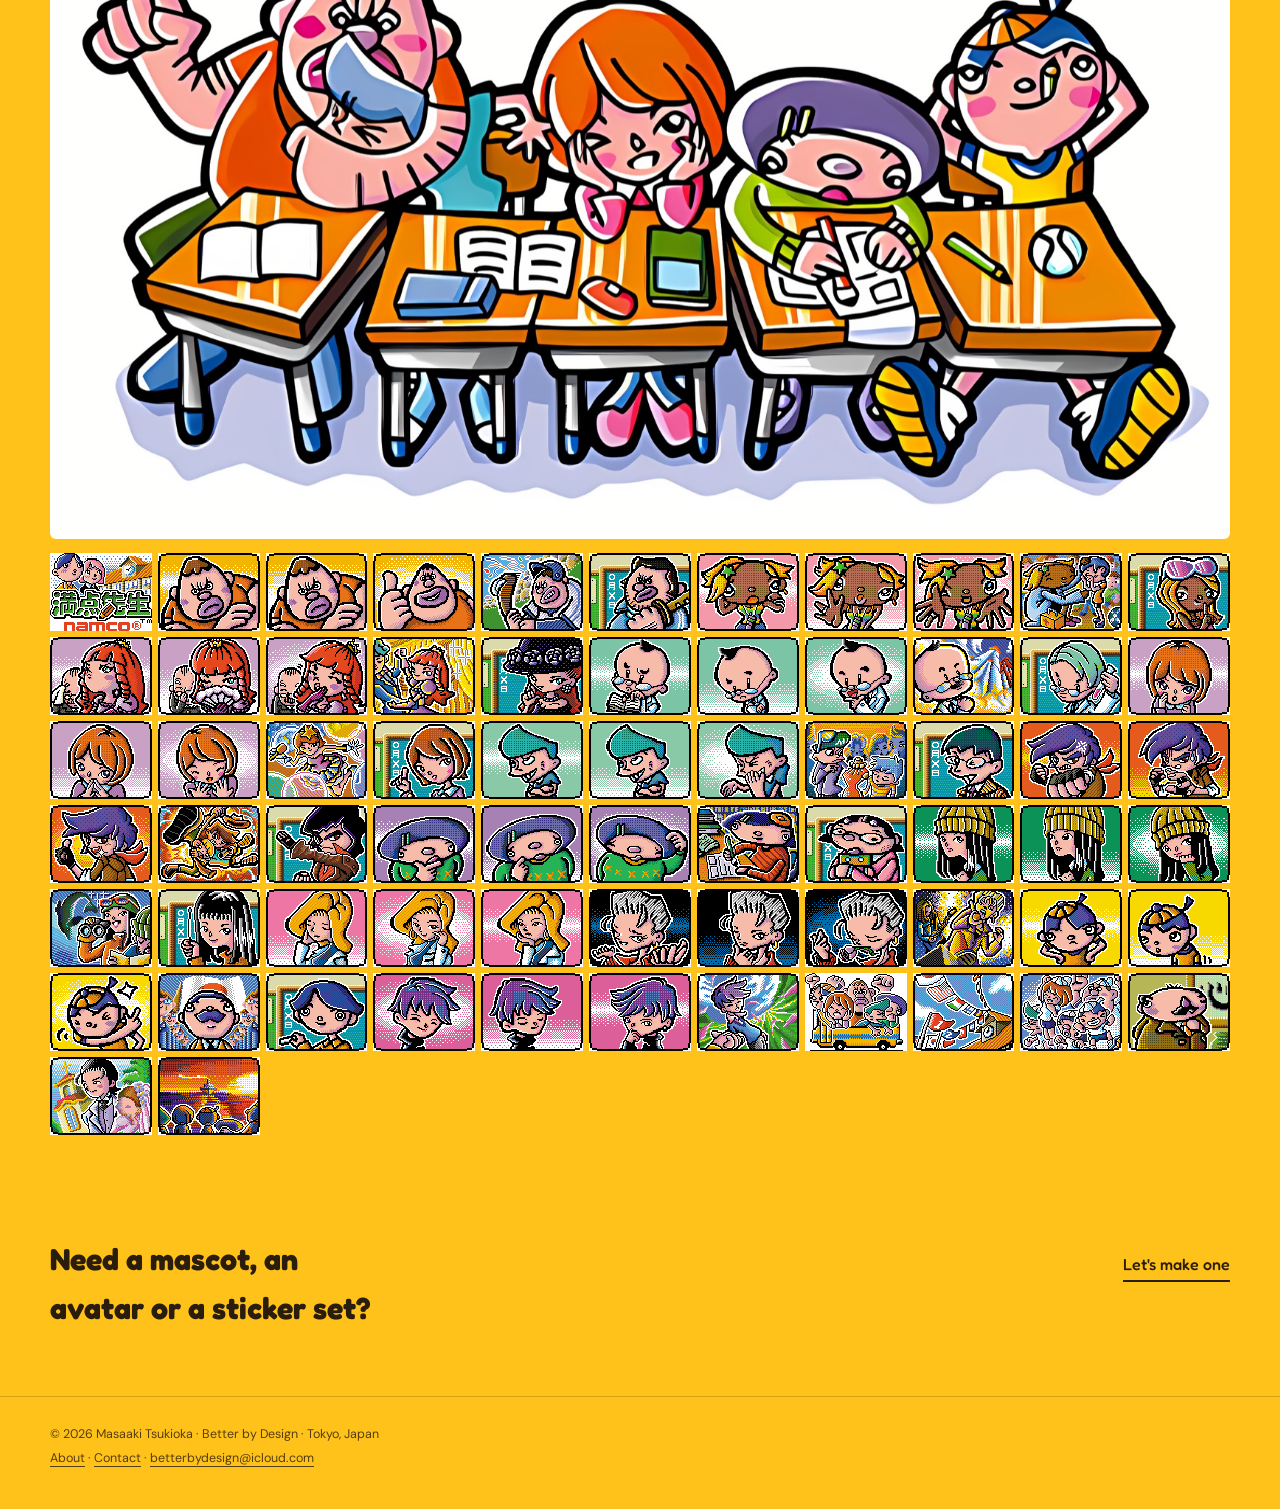
<file: character/index.html>
<!doctype html>
<html lang="en">
<head>
<meta charset="utf-8">
<meta name="viewport" content="width=device-width,initial-scale=1,viewport-fit=cover">
<title>Character Design — Masaaki Tsukioka</title>
<meta name="description" content="Mascots, brand characters and LINE sticker sets by Japanese character designer Masaaki Tsukioka, for clients such as Insta360 Japan.">
<meta name="author" content="Masaaki Tsukioka">
<link rel="canonical" href="https://masaakitsukioka.github.io/pf/character/">
<meta property="og:type" content="article">
<meta property="og:site_name" content="Masaaki Tsukioka — Better by Design">
<meta property="og:url" content="https://masaakitsukioka.github.io/pf/character/">
<meta property="og:title" content="Character Design — Masaaki Tsukioka">
<meta property="og:description" content="Mascots, brand characters and LINE sticker sets by Japanese character designer Masaaki Tsukioka, for clients such as Insta360 Japan.">
<meta property="og:image" content="https://masaakitsukioka.github.io/pf/assets/og/character.jpg">
<meta property="og:image:width" content="1200">
<meta property="og:image:height" content="630">
<meta property="og:locale" content="en_US">
<meta name="twitter:card" content="summary_large_image">
<meta name="theme-color" content="#ffffff">
<link rel="preconnect" href="https://fonts.googleapis.com">
<link rel="preconnect" href="https://fonts.gstatic.com" crossorigin>
<link rel="stylesheet" href="https://fonts.googleapis.com/css2?family=EB+Garamond:ital,wght@0,400;0,500;1,400&family=Shippori+Mincho:wght@400;500;700&family=DM+Sans:opsz,wght@9..40,400;9..40,500;9..40,700;9..40,800&family=Zen+Kaku+Gothic+New:wght@400;700&family=Fredoka:wght@500;600;700&family=Zen+Maru+Gothic:wght@500;700&family=Caveat:wght@600&display=swap">
<link rel="stylesheet" href="../assets/site.css?v=20261123f">
<script>try{var w=sessionStorage.getItem('wipe');if(w&&!matchMedia('(prefers-reduced-motion: reduce)').matches)document.documentElement.setAttribute('data-wipe',w);}catch(e){}</script>
</head>
<body data-world="character" data-root="../">
<a class="skip" href="#main">Skip to content</a>
<div class="wipe" id="wipe" aria-hidden="true"></div>
<dialog class="lb" id="lb" aria-label="Enlarged work"><img alt=""><button type="button" class="lb-x" aria-label="Close">×</button><button type="button" class="lb-p" aria-label="Previous">‹</button><button type="button" class="lb-n" aria-label="Next">›</button><span class="lb-c"></span></dialog>
<section class="view" id="character">
  <div class="g"><div class="in">
    <div class="bar">
      <div class="id"><a class="who" href="../" data-w="home"><b>Masaaki Tsukioka</b><span lang="ja">月岡正明</span></a><nav class="links" aria-label="Site"><a href="../about/" data-w="about">About</a><a href="../contact/" data-w="contact">Contact</a></nav></div>
      <nav class="switch" aria-label="Worlds"><a class="s-d" href="../design/" data-w="design">Design</a><a class="s-i" href="../illustration/" data-w="illustration">Illustration</a><a class="s-c" href="../character/" data-w="character" aria-current="page">Character</a></nav>
    </div>
    <div id="main" class="head">
      <h1>Character Design<span lang="ja">キャラクターデザイン</span></h1>
      <p>Mascots, avatars and sticker sets for brands, apps and creators. Same hand, same round cheeks, a personality for each.</p>
    </div>
    <div class="lineup">
      <figure><img src="../img/c/insta360.png" alt="Insta360 founder character"><figcaption class="pill">Insta360</figcaption></figure>
      <figure><img src="../img/c/noriko.png" alt="Noriko, an app character"><figcaption class="pill">Noriko</figcaption></figure>
      <figure><img src="../img/c/fox.png" alt="Fox in a red jacket"><figcaption class="pill">Fox</figcaption></figure>
      <figure><img src="../img/c/ren.png" alt="Ren, a video character"><figcaption class="pill">Ren</figcaption></figure>
      <figure><img src="../img/c/ito.png" alt="YouTuber Mr. Ito's character"><figcaption class="pill">Mr. Ito</figcaption></figure>
      <figure><img src="../img/c/whitecat.png" alt="White cat"><figcaption class="pill">Cat</figcaption></figure>
    </div>

    <div class="csec" id="cast">
      <h2>Every character</h2>
      <p class="sub">Every character, from client mascots to my own. Tap one to see it large.</p>
      <div class="cast"><button type="button" class="pc" data-src="../img/c/insta360.png" data-bg="#a8dcf5"><img src="../img/c/insta360.png" alt="Insta360 founder" loading="lazy"><span class="pill">Insta360 founder</span></button><button type="button" class="pc set" data-src="../img/c/noriko.png" data-bg="#ffc9d6" data-set="../img/c/noriko.png|Noriko, front;../img/c/noriko-walk.png|Noriko, walking;../img/c/noriko-hakama.png|Noriko, costume"><img src="../img/c/noriko.png" alt="Noriko" loading="lazy"><span class="pill">Noriko · 3 views</span></button><button type="button" class="pc set" data-src="../img/c/ren.png" data-bg="#bfe8c9" data-set="../img/c/ren.png|Ren, front;../img/c/ren-side.png|Ren, side"><img src="../img/c/ren.png" alt="Ren" loading="lazy"><span class="pill">Ren · 2 views</span></button><button type="button" class="pc" data-src="../img/c/ito.png" data-bg="#a9c8ff"><img src="../img/c/ito.png" alt="Mr. Ito" loading="lazy"><span class="pill">Mr. Ito</span></button><button type="button" class="pc" data-src="../img/c/drikin.png" data-bg="#ffb38a"><img src="../img/c/drikin.png" alt="drikin" loading="lazy"><span class="pill">drikin</span></button><button type="button" class="pc" data-src="../img/c/fox.png" data-bg="#8fd6c4"><img src="../img/c/fox.png" alt="Fox" loading="lazy"><span class="pill">Fox</span></button><button type="button" class="pc" data-src="../img/c/whitecat.png" data-bg="#8ea8e8"><img src="../img/c/whitecat.png" alt="White cat" loading="lazy"><span class="pill">White cat</span></button><button type="button" class="pc" data-src="../img/c/blackcat.png" data-bg="#ff8fb1"><img src="../img/c/blackcat.png" alt="Dancing black cat" loading="lazy"><span class="pill">Dancing black cat</span></button><button type="button" class="pc" data-src="../img/c/graycat.png" data-bg="#ffcf8a"><img src="../img/c/graycat.png" alt="Grumpy cat" loading="lazy"><span class="pill">Grumpy cat</span></button><button type="button" class="pc" data-src="../img/c/english.png" data-bg="#cdeccf"><img src="../img/c/english.png" alt="English school" loading="lazy"><span class="pill">English school</span></button><button type="button" class="pc" data-src="../img/c/pharmacist.png" data-bg="#9fd3f5"><img src="../img/c/pharmacist.png" alt="Pharmacist" loading="lazy"><span class="pill">Pharmacist</span></button><button type="button" class="pc" data-src="../img/c/judo.png" data-bg="#ff9b85"><img src="../img/c/judo.png" alt="Judo" loading="lazy"><span class="pill">Judo</span></button><button type="button" class="pc" data-src="../img/c/business.png" data-bg="#ffd9a0"><img src="../img/c/business.png" alt="Business" loading="lazy"><span class="pill">Business</span></button><button type="button" class="pc" data-src="../img/c/digitalian.png" data-bg="#c7f0e0"><img src="../img/c/digitalian.png" alt="Digitalian" loading="lazy"><span class="pill">Digitalian</span></button><button type="button" class="pc" data-src="../img/c/duo.png" data-bg="#e8dcff"><img src="../img/c/duo.png" alt="Red &amp; blue" loading="lazy"><span class="pill">Red &amp; blue</span></button><button type="button" class="pc" data-src="../img/c/project.png" data-bg="#ffc4a8"><img src="../img/c/project.png" alt="Curls" loading="lazy"><span class="pill">Curls</span></button><button type="button" class="pc" data-src="../img/c/hoodie.png" data-bg="#a6dcef"><img src="../img/c/hoodie.png" alt="Hoodie" loading="lazy"><span class="pill">Hoodie</span></button><button type="button" class="pc" data-src="../img/c/cap.png" data-bg="#b8e0a8"><img src="../img/c/cap.png" alt="Craftsman" loading="lazy"><span class="pill">Craftsman</span></button><button type="button" class="pc" data-src="../img/c/wiggler.png" data-bg="#f4a6a6"><img src="../img/c/wiggler.png" alt="Bear hood" loading="lazy"><span class="pill">Bear hood</span></button><button type="button" class="pc" data-src="../img/c/teacher.png" data-bg="#ffb8a8"><img src="../img/c/teacher.png" alt="Language teacher, client work" loading="lazy"><span class="pill">Language teacher</span><span class="tag">Client work</span></button><button type="button" class="pc" data-src="../img/c/skirt.png" data-bg="#ffd6e0"><img src="../img/c/skirt.png" alt="Navy skirt, client work" loading="lazy"><span class="pill">Navy skirt</span><span class="tag">Client work</span></button><button type="button" class="pc" data-src="../img/c/plaid.png" data-bg="#bfe3c6"><img src="../img/c/plaid.png" alt="Red plaid, client work" loading="lazy"><span class="pill">Red plaid</span><span class="tag">Client work</span></button><button type="button" class="pc" data-src="../img/c/yellowhoodie.png" data-bg="#b7c4ff"><img src="../img/c/yellowhoodie.png" alt="Yellow hoodie, client work" loading="lazy"><span class="pill">Yellow hoodie</span><span class="tag">Client work</span></button><button type="button" class="pc" data-src="../img/c/denim.png" data-bg="#ffcf9e"><img src="../img/c/denim.png" alt="Denim shirt, client work" loading="lazy"><span class="pill">Denim shirt</span><span class="tag">Client work</span></button><button type="button" class="pc" data-src="../img/c/smart.png" data-bg="#c9e7f5"><img src="../img/c/smart.png" alt="Smart casual, client work" loading="lazy"><span class="pill">Smart casual</span><span class="tag">Client work</span></button><button type="button" class="pc set" data-src="../img/c/goats.png" data-set="../img/c/goats.png|Goats, version 1;../img/c/goats-2.png|Goats, version 2" data-bg="#b9ecd9"><img src="../img/c/goats.png" alt="Goats, version 1, client work" loading="lazy"><span class="pill">Goats · 2 views</span><span class="tag">Client work</span></button><button type="button" class="pc set" data-src="../img/c/team-1.png" data-set="../img/c/team-1.png|Office team, 1 of 4;../img/c/team-2.png|Office team, 2 of 4;../img/c/team-3.png|Office team, 3 of 4;../img/c/team-4.png|Office team, 4 of 4" data-bg="#ffe0b5"><img src="../img/c/team-1.png" alt="Office team, 1 of 4, client work" loading="lazy"><span class="pill">Office team · 4</span><span class="tag">Client work</span></button><button type="button" class="pc" data-src="../img/c/jacket.png" data-bg="#f7c1d9"><img src="../img/c/jacket.png" alt="Gray jacket, client work" loading="lazy"><span class="pill">Gray jacket</span><span class="tag">Client work</span></button><button type="button" class="pc" data-src="../img/c/tuxedo.png" data-bg="#e5d4ff"><img src="../img/c/tuxedo.png" alt="Tuxedo, client work" loading="lazy"><span class="pill">Tuxedo</span><span class="tag">Client work</span></button><button type="button" class="pc" data-src="../img/c/pompadour.png" data-bg="#9fd8d0"><img src="../img/c/pompadour.png" alt="Pompadour, client work" loading="lazy"><span class="pill">Pompadour</span><span class="tag">Client work</span></button><button type="button" class="pc" data-src="../img/c/labcoat.png" data-bg="#b5d0ff"><img src="../img/c/labcoat.png" alt="Lab coat, client work" loading="lazy"><span class="pill">Lab coat</span><span class="tag">Client work</span></button><button type="button" class="pc" data-src="../img/c/stripes.png" data-bg="#ffc7a6"><img src="../img/c/stripes.png" alt="Striped tee, client work" loading="lazy"><span class="pill">Striped tee</span><span class="tag">Client work</span></button></div>
    </div>

    <div class="csec" id="nekojama">
      <div class="scrub" data-run="240"><div class="pin neko-pin">
      <h2>Nekojama — cats who get in the way</h2>
      <p class="sub">My own sticker set, on sale on LINE. A friendly message arrives… and a cat lies down right on top of it.</p>
      <div class="chat" data-seq="chat" aria-label="Nekojama sticker demo"><div class="feed">
        <div class="msg"><div class="bubble">Good morning</div><img class="cat" src="../img/neko-01.png" alt="A cat lying across the Good morning bubble" loading="lazy"></div>
        <div class="msg"><div class="bubble">Thank you</div><img class="cat" src="../img/neko-04.png" alt="A cat grooming over the Thank you bubble" loading="lazy"></div>
        <div class="msg"><div class="bubble">Good work</div><img class="cat" src="../img/neko-07.png" alt="A loaf cat sitting on the Good work bubble" loading="lazy"></div>
        <div class="msg"><div class="bubble">I like you</div><img class="cat" src="../img/neko-16.png" alt="A shy cat covering the I like you bubble" loading="lazy"></div>
      </div></div></div><div class="run"></div></div>
    </div>

    <div class="csec" id="clients">
      <h2>Made for clients</h2>
      <p class="sub">A character is delivered as a set: front, side, walking, costume. Step through the views.</p>
      <div class="cards">
        <div class="card"><div class="row"><img src="../img/c/insta360.png" alt="Founder character in an Insta360 T-shirt" loading="lazy"></div><span class="tag">Client</span><h3>Insta360 Japan</h3><p>Character of the founder</p></div>
        <div class="card"><div class="turn" data-turn><img class="on" src="../img/c/noriko.png" alt="Noriko, front" loading="lazy"><img src="../img/c/noriko-walk.png" alt="Noriko, walking" loading="lazy"><img src="../img/c/noriko-hakama.png" alt="Noriko in hakama" loading="lazy"></div>
          <div class="views"><button type="button" aria-pressed="true">Front</button><button type="button" aria-pressed="false">Walk</button><button type="button" aria-pressed="false">Costume</button></div>
          <span class="tag" style="margin-top:10px">Client</span><h3>Noriko</h3><p>App character for a Japanese company</p></div>
        <div class="card"><div class="turn" data-turn><img class="on" src="../img/c/ren.png" alt="Ren, front" loading="lazy"><img src="../img/c/ren-side.png" alt="Ren, three-quarter view" loading="lazy"></div>
          <div class="views"><button type="button" aria-pressed="true">Front</button><button type="button" aria-pressed="false">Side</button></div>
          <span class="tag" style="margin-top:10px">Client</span><h3>Ren</h3><p>Video-content character for a Japanese company</p></div>
        <div class="card"><div class="row"><img src="../img/c/ito.png" alt="Mr. Ito" loading="lazy"></div><span class="tag">Client</span><h3>Mr. Ito</h3><p>Channel character for a Japanese YouTuber</p></div>
      </div>
    </div>
  
    <div class="csec" id="game-concept">
      <h2>A Game Concept, c. 2005</h2>
      <p class="sub">A town of bird people, designed as a pitch for a video game: a full cast with their own faces, builds and moods, plus scenes from everyday life in town.</p>
      <button type="button" class="pc gc-hero" data-src="../img/l/pp-about.jpg"><img src="../img/pp/about.jpg" alt="The whole cast of bird characters together" loading="lazy" width="800" height="387"></button>
      <h3 class="gc-h">The cast</h3>
      <div class="series" data-series="gc-cast" aria-label="Game concept, character designs"><button type="button" class="pc" style="--r:0.819" data-src="../img/l/pp-tori01.jpg"><img src="../img/pp/tori01.jpg" alt="Character design, 1 of 9" loading="lazy" width="655" height="800"></button><button type="button" class="pc" style="--r:0.910" data-src="../img/l/pp-tori02.jpg"><img src="../img/pp/tori02.jpg" alt="Character design, 2 of 9" loading="lazy" width="728" height="800"></button><button type="button" class="pc" style="--r:0.868" data-src="../img/l/pp-tori03.jpg"><img src="../img/pp/tori03.jpg" alt="Character design, 3 of 9" loading="lazy" width="694" height="800"></button><button type="button" class="pc" style="--r:0.693" data-src="../img/l/pp-tori04.jpg"><img src="../img/pp/tori04.jpg" alt="Character design, 4 of 9" loading="lazy" width="554" height="800"></button><button type="button" class="pc" style="--r:1.000" data-src="../img/l/pp-tori05.jpg"><img src="../img/pp/tori05.jpg" alt="Character design, 5 of 9" loading="lazy" width="800" height="800"></button><button type="button" class="pc" style="--r:1.000" data-src="../img/l/pp-chara-b2.jpg"><img src="../img/pp/chara-b2.jpg" alt="Character design, 6 of 9" loading="lazy" width="800" height="800"></button><button type="button" class="pc" style="--r:1.199" data-src="../img/l/pp-chara-b3.jpg"><img src="../img/pp/chara-b3.jpg" alt="Character design, 7 of 9" loading="lazy" width="800" height="667"></button><button type="button" class="pc" style="--r:1.000" data-src="../img/l/pp-chara-b4.jpg"><img src="../img/pp/chara-b4.jpg" alt="Character design, 8 of 9" loading="lazy" width="800" height="800"></button><button type="button" class="pc" style="--r:1.774" data-src="../img/l/pp-bird.jpg"><img src="../img/pp/bird.jpg" alt="Character design, 9 of 9" loading="lazy" width="800" height="451"></button></div>
      <h3 class="gc-h">Faces</h3>
      <div class="series" data-series="gc-faces" aria-label="Game concept, character portraits"><button type="button" class="pc" style="--r:1.000" data-src="../img/l/pp-03.jpg"><img src="../img/pp/03.jpg" alt="Character portrait, 1 of 19" loading="lazy" width="800" height="800"></button><button type="button" class="pc" style="--r:1.000" data-src="../img/l/pp-04.jpg"><img src="../img/pp/04.jpg" alt="Character portrait, 2 of 19" loading="lazy" width="800" height="800"></button><button type="button" class="pc" style="--r:1.000" data-src="../img/l/pp-05.jpg"><img src="../img/pp/05.jpg" alt="Character portrait, 3 of 19" loading="lazy" width="800" height="800"></button><button type="button" class="pc" style="--r:1.000" data-src="../img/l/pp-06.jpg"><img src="../img/pp/06.jpg" alt="Character portrait, 4 of 19" loading="lazy" width="800" height="800"></button><button type="button" class="pc" style="--r:1.000" data-src="../img/l/pp-07.jpg"><img src="../img/pp/07.jpg" alt="Character portrait, 5 of 19" loading="lazy" width="800" height="800"></button><button type="button" class="pc" style="--r:1.000" data-src="../img/l/pp-08.jpg"><img src="../img/pp/08.jpg" alt="Character portrait, 6 of 19" loading="lazy" width="800" height="800"></button><button type="button" class="pc" style="--r:1.000" data-src="../img/l/pp-09.jpg"><img src="../img/pp/09.jpg" alt="Character portrait, 7 of 19" loading="lazy" width="800" height="800"></button><button type="button" class="pc" style="--r:1.000" data-src="../img/l/pp-10.jpg"><img src="../img/pp/10.jpg" alt="Character portrait, 8 of 19" loading="lazy" width="800" height="800"></button><button type="button" class="pc" style="--r:1.000" data-src="../img/l/pp-23.jpg"><img src="../img/pp/23.jpg" alt="Character portrait, 9 of 19" loading="lazy" width="800" height="800"></button><button type="button" class="pc" style="--r:1.000" data-src="../img/l/pp-24.jpg"><img src="../img/pp/24.jpg" alt="Character portrait, 10 of 19" loading="lazy" width="800" height="800"></button><button type="button" class="pc" style="--r:1.000" data-src="../img/l/pp-25.jpg"><img src="../img/pp/25.jpg" alt="Character portrait, 11 of 19" loading="lazy" width="800" height="800"></button><button type="button" class="pc" style="--r:1.000" data-src="../img/l/pp-26.jpg"><img src="../img/pp/26.jpg" alt="Character portrait, 12 of 19" loading="lazy" width="800" height="800"></button><button type="button" class="pc" style="--r:1.000" data-src="../img/l/pp-32.jpg"><img src="../img/pp/32.jpg" alt="Character portrait, 13 of 19" loading="lazy" width="800" height="800"></button><button type="button" class="pc" style="--r:1.000" data-src="../img/l/pp-event3.jpg"><img src="../img/pp/event3.jpg" alt="Character portrait, 14 of 19" loading="lazy" width="800" height="800"></button><button type="button" class="pc" style="--r:1.000" data-src="../img/l/pp-event4.jpg"><img src="../img/pp/event4.jpg" alt="Character portrait, 15 of 19" loading="lazy" width="800" height="800"></button><button type="button" class="pc" style="--r:1.000" data-src="../img/l/pp-chara1.jpg"><img src="../img/pp/chara1.jpg" alt="Character portrait, 16 of 19" loading="lazy" width="800" height="800"></button><button type="button" class="pc" style="--r:1.000" data-src="../img/l/pp-chara2.jpg"><img src="../img/pp/chara2.jpg" alt="Character portrait, 17 of 19" loading="lazy" width="800" height="800"></button><button type="button" class="pc" style="--r:1.000" data-src="../img/l/pp-chara3.jpg"><img src="../img/pp/chara3.jpg" alt="Character portrait, 18 of 19" loading="lazy" width="800" height="800"></button><button type="button" class="pc" style="--r:0.973" data-src="../img/l/pp-chara4.jpg"><img src="../img/pp/chara4.jpg" alt="Character portrait, 19 of 19" loading="lazy" width="778" height="800"></button></div>
      <h3 class="gc-h">Scenes</h3>
      <div class="series" data-series="gc-scenes" aria-label="Game concept, scenes"><button type="button" class="pc" style="--r:1.000" data-src="../img/l/pp-11.jpg"><img src="../img/pp/11.jpg" alt="Scene, 1 of 8" loading="lazy" width="800" height="800"></button><button type="button" class="pc" style="--r:0.789" data-src="../img/l/pp-12.jpg"><img src="../img/pp/12.jpg" alt="Scene, 2 of 8" loading="lazy" width="631" height="800"></button><button type="button" class="pc" style="--r:0.749" data-src="../img/l/pp-14.jpg"><img src="../img/pp/14.jpg" alt="Scene, 3 of 8" loading="lazy" width="599" height="800"></button><button type="button" class="pc" style="--r:1.000" data-src="../img/l/pp-20.jpg"><img src="../img/pp/20.jpg" alt="Scene, 4 of 8" loading="lazy" width="800" height="800"></button><button type="button" class="pc" style="--r:1.000" data-src="../img/l/pp-21.jpg"><img src="../img/pp/21.jpg" alt="Scene, 5 of 8" loading="lazy" width="800" height="800"></button><button type="button" class="pc" style="--r:1.507" data-src="../img/l/pp-29.jpg"><img src="../img/pp/29.jpg" alt="Scene, 6 of 8" loading="lazy" width="800" height="531"></button><button type="button" class="pc" style="--r:1.401" data-src="../img/l/pp-30.jpg"><img src="../img/pp/30.jpg" alt="Scene, 7 of 8" loading="lazy" width="800" height="571"></button><button type="button" class="pc" style="--r:1.709" data-src="../img/l/pp-31.jpg"><img src="../img/pp/31.jpg" alt="Scene, 8 of 8" loading="lazy" width="800" height="468"></button></div>
    </div>

    <div class="csec" id="manten">
      <h2>Manten Sensei — pixel art for a phone game</h2>
      <p class="sub">A classroom game for Japanese i-mode phones, about 2002. I designed the characters and drew the pixel art, each screen just 94 × 72 dots. Tap any one to see it large.</p>
      <button type="button" class="pc gc-hero mt-hero" data-src="../img/l/manten-hd.jpg"><img src="../img/w/manten-hd.jpg" alt="Manten Sensei, the teacher and four pupils at their desks" loading="lazy" width="1600" height="906"></button>
      <div class="mt-grid"><button type="button" class="pc" data-src="../img/px/mantenrogo.png"><img src="../img/px/mantenrogo.png" alt="Manten Sensei pixel art, 2 of 69" loading="lazy" width="94" height="72"></button><button type="button" class="pc" data-src="../img/px/bubu0.png"><img src="../img/px/bubu0.png" alt="Manten Sensei pixel art, 3 of 69" loading="lazy" width="94" height="72"></button><button type="button" class="pc" data-src="../img/px/bubu1.png"><img src="../img/px/bubu1.png" alt="Manten Sensei pixel art, 4 of 69" loading="lazy" width="94" height="72"></button><button type="button" class="pc" data-src="../img/px/bubu2.png"><img src="../img/px/bubu2.png" alt="Manten Sensei pixel art, 5 of 69" loading="lazy" width="94" height="72"></button><button type="button" class="pc" data-src="../img/px/bubu3.png"><img src="../img/px/bubu3.png" alt="Manten Sensei pixel art, 6 of 69" loading="lazy" width="94" height="72"></button><button type="button" class="pc" data-src="../img/px/bubu4.png"><img src="../img/px/bubu4.png" alt="Manten Sensei pixel art, 7 of 69" loading="lazy" width="94" height="72"></button><button type="button" class="pc" data-src="../img/px/choko0.png"><img src="../img/px/choko0.png" alt="Manten Sensei pixel art, 8 of 69" loading="lazy" width="94" height="72"></button><button type="button" class="pc" data-src="../img/px/choko1.png"><img src="../img/px/choko1.png" alt="Manten Sensei pixel art, 9 of 69" loading="lazy" width="94" height="72"></button><button type="button" class="pc" data-src="../img/px/choko2.png"><img src="../img/px/choko2.png" alt="Manten Sensei pixel art, 10 of 69" loading="lazy" width="94" height="72"></button><button type="button" class="pc" data-src="../img/px/choko3.png"><img src="../img/px/choko3.png" alt="Manten Sensei pixel art, 11 of 69" loading="lazy" width="94" height="72"></button><button type="button" class="pc" data-src="../img/px/choko4.png"><img src="../img/px/choko4.png" alt="Manten Sensei pixel art, 12 of 69" loading="lazy" width="94" height="72"></button><button type="button" class="pc" data-src="../img/px/erena0.png"><img src="../img/px/erena0.png" alt="Manten Sensei pixel art, 13 of 69" loading="lazy" width="94" height="72"></button><button type="button" class="pc" data-src="../img/px/erena1.png"><img src="../img/px/erena1.png" alt="Manten Sensei pixel art, 14 of 69" loading="lazy" width="94" height="72"></button><button type="button" class="pc" data-src="../img/px/erena2.png"><img src="../img/px/erena2.png" alt="Manten Sensei pixel art, 15 of 69" loading="lazy" width="94" height="72"></button><button type="button" class="pc" data-src="../img/px/erena3.png"><img src="../img/px/erena3.png" alt="Manten Sensei pixel art, 16 of 69" loading="lazy" width="94" height="72"></button><button type="button" class="pc" data-src="../img/px/erena4.png"><img src="../img/px/erena4.png" alt="Manten Sensei pixel art, 17 of 69" loading="lazy" width="94" height="72"></button><button type="button" class="pc" data-src="../img/px/hakase0.png"><img src="../img/px/hakase0.png" alt="Manten Sensei pixel art, 18 of 69" loading="lazy" width="94" height="72"></button><button type="button" class="pc" data-src="../img/px/hakase1.png"><img src="../img/px/hakase1.png" alt="Manten Sensei pixel art, 19 of 69" loading="lazy" width="94" height="72"></button><button type="button" class="pc" data-src="../img/px/hakase2.png"><img src="../img/px/hakase2.png" alt="Manten Sensei pixel art, 20 of 69" loading="lazy" width="94" height="72"></button><button type="button" class="pc" data-src="../img/px/hakase3.png"><img src="../img/px/hakase3.png" alt="Manten Sensei pixel art, 21 of 69" loading="lazy" width="94" height="72"></button><button type="button" class="pc" data-src="../img/px/hakase4.png"><img src="../img/px/hakase4.png" alt="Manten Sensei pixel art, 22 of 69" loading="lazy" width="94" height="72"></button><button type="button" class="pc" data-src="../img/px/hikari0.png"><img src="../img/px/hikari0.png" alt="Manten Sensei pixel art, 23 of 69" loading="lazy" width="94" height="72"></button><button type="button" class="pc" data-src="../img/px/hikari1.png"><img src="../img/px/hikari1.png" alt="Manten Sensei pixel art, 24 of 69" loading="lazy" width="94" height="72"></button><button type="button" class="pc" data-src="../img/px/hikari2.png"><img src="../img/px/hikari2.png" alt="Manten Sensei pixel art, 25 of 69" loading="lazy" width="94" height="72"></button><button type="button" class="pc" data-src="../img/px/hikari3.png"><img src="../img/px/hikari3.png" alt="Manten Sensei pixel art, 26 of 69" loading="lazy" width="94" height="72"></button><button type="button" class="pc" data-src="../img/px/hikari4.png"><img src="../img/px/hikari4.png" alt="Manten Sensei pixel art, 27 of 69" loading="lazy" width="94" height="72"></button><button type="button" class="pc" data-src="../img/px/hineo0.png"><img src="../img/px/hineo0.png" alt="Manten Sensei pixel art, 28 of 69" loading="lazy" width="94" height="72"></button><button type="button" class="pc" data-src="../img/px/hineo1.png"><img src="../img/px/hineo1.png" alt="Manten Sensei pixel art, 29 of 69" loading="lazy" width="94" height="72"></button><button type="button" class="pc" data-src="../img/px/hineo2.png"><img src="../img/px/hineo2.png" alt="Manten Sensei pixel art, 30 of 69" loading="lazy" width="94" height="72"></button><button type="button" class="pc" data-src="../img/px/hineo3.png"><img src="../img/px/hineo3.png" alt="Manten Sensei pixel art, 31 of 69" loading="lazy" width="94" height="72"></button><button type="button" class="pc" data-src="../img/px/hineo4.png"><img src="../img/px/hineo4.png" alt="Manten Sensei pixel art, 32 of 69" loading="lazy" width="94" height="72"></button><button type="button" class="pc" data-src="../img/px/masaru0.png"><img src="../img/px/masaru0.png" alt="Manten Sensei pixel art, 33 of 69" loading="lazy" width="94" height="72"></button><button type="button" class="pc" data-src="../img/px/masaru1.png"><img src="../img/px/masaru1.png" alt="Manten Sensei pixel art, 34 of 69" loading="lazy" width="94" height="72"></button><button type="button" class="pc" data-src="../img/px/masaru2.png"><img src="../img/px/masaru2.png" alt="Manten Sensei pixel art, 35 of 69" loading="lazy" width="94" height="72"></button><button type="button" class="pc" data-src="../img/px/masaru3.png"><img src="../img/px/masaru3.png" alt="Manten Sensei pixel art, 36 of 69" loading="lazy" width="94" height="72"></button><button type="button" class="pc" data-src="../img/px/masaru4.png"><img src="../img/px/masaru4.png" alt="Manten Sensei pixel art, 37 of 69" loading="lazy" width="94" height="72"></button><button type="button" class="pc" data-src="../img/px/meme0.png"><img src="../img/px/meme0.png" alt="Manten Sensei pixel art, 38 of 69" loading="lazy" width="94" height="72"></button><button type="button" class="pc" data-src="../img/px/meme1.png"><img src="../img/px/meme1.png" alt="Manten Sensei pixel art, 39 of 69" loading="lazy" width="94" height="72"></button><button type="button" class="pc" data-src="../img/px/meme2.png"><img src="../img/px/meme2.png" alt="Manten Sensei pixel art, 40 of 69" loading="lazy" width="94" height="72"></button><button type="button" class="pc" data-src="../img/px/meme3.png"><img src="../img/px/meme3.png" alt="Manten Sensei pixel art, 41 of 69" loading="lazy" width="94" height="72"></button><button type="button" class="pc" data-src="../img/px/meme4.png"><img src="../img/px/meme4.png" alt="Manten Sensei pixel art, 42 of 69" loading="lazy" width="94" height="72"></button><button type="button" class="pc" data-src="../img/px/monami0.png"><img src="../img/px/monami0.png" alt="Manten Sensei pixel art, 43 of 69" loading="lazy" width="94" height="72"></button><button type="button" class="pc" data-src="../img/px/monami1.png"><img src="../img/px/monami1.png" alt="Manten Sensei pixel art, 44 of 69" loading="lazy" width="94" height="72"></button><button type="button" class="pc" data-src="../img/px/monami2.png"><img src="../img/px/monami2.png" alt="Manten Sensei pixel art, 45 of 69" loading="lazy" width="94" height="72"></button><button type="button" class="pc" data-src="../img/px/monami3.png"><img src="../img/px/monami3.png" alt="Manten Sensei pixel art, 46 of 69" loading="lazy" width="94" height="72"></button><button type="button" class="pc" data-src="../img/px/monami4.png"><img src="../img/px/monami4.png" alt="Manten Sensei pixel art, 47 of 69" loading="lazy" width="94" height="72"></button><button type="button" class="pc" data-src="../img/px/oiroke0.png"><img src="../img/px/oiroke0.png" alt="Manten Sensei pixel art, 48 of 69" loading="lazy" width="94" height="72"></button><button type="button" class="pc" data-src="../img/px/oiroke1.png"><img src="../img/px/oiroke1.png" alt="Manten Sensei pixel art, 49 of 69" loading="lazy" width="94" height="72"></button><button type="button" class="pc" data-src="../img/px/oiroke2.png"><img src="../img/px/oiroke2.png" alt="Manten Sensei pixel art, 50 of 69" loading="lazy" width="94" height="72"></button><button type="button" class="pc" data-src="../img/px/runa0.png"><img src="../img/px/runa0.png" alt="Manten Sensei pixel art, 51 of 69" loading="lazy" width="94" height="72"></button><button type="button" class="pc" data-src="../img/px/runa1.png"><img src="../img/px/runa1.png" alt="Manten Sensei pixel art, 52 of 69" loading="lazy" width="94" height="72"></button><button type="button" class="pc" data-src="../img/px/runa2.png"><img src="../img/px/runa2.png" alt="Manten Sensei pixel art, 53 of 69" loading="lazy" width="94" height="72"></button><button type="button" class="pc" data-src="../img/px/runa3.png"><img src="../img/px/runa3.png" alt="Manten Sensei pixel art, 54 of 69" loading="lazy" width="94" height="72"></button><button type="button" class="pc" data-src="../img/px/tibita0.png"><img src="../img/px/tibita0.png" alt="Manten Sensei pixel art, 55 of 69" loading="lazy" width="94" height="72"></button><button type="button" class="pc" data-src="../img/px/tibita1.png"><img src="../img/px/tibita1.png" alt="Manten Sensei pixel art, 56 of 69" loading="lazy" width="94" height="72"></button><button type="button" class="pc" data-src="../img/px/tibita2.png"><img src="../img/px/tibita2.png" alt="Manten Sensei pixel art, 57 of 69" loading="lazy" width="94" height="72"></button><button type="button" class="pc" data-src="../img/px/tibita3.png"><img src="../img/px/tibita3.png" alt="Manten Sensei pixel art, 58 of 69" loading="lazy" width="94" height="72"></button><button type="button" class="pc" data-src="../img/px/tibita4.png"><img src="../img/px/tibita4.png" alt="Manten Sensei pixel art, 59 of 69" loading="lazy" width="94" height="72"></button><button type="button" class="pc" data-src="../img/px/tukasa0.png"><img src="../img/px/tukasa0.png" alt="Manten Sensei pixel art, 60 of 69" loading="lazy" width="94" height="72"></button><button type="button" class="pc" data-src="../img/px/tukasa1.png"><img src="../img/px/tukasa1.png" alt="Manten Sensei pixel art, 61 of 69" loading="lazy" width="94" height="72"></button><button type="button" class="pc" data-src="../img/px/tukasa2.png"><img src="../img/px/tukasa2.png" alt="Manten Sensei pixel art, 62 of 69" loading="lazy" width="94" height="72"></button><button type="button" class="pc" data-src="../img/px/tukasa3.png"><img src="../img/px/tukasa3.png" alt="Manten Sensei pixel art, 63 of 69" loading="lazy" width="94" height="72"></button><button type="button" class="pc" data-src="../img/px/ensoku.png"><img src="../img/px/ensoku.png" alt="Manten Sensei pixel art, 64 of 69" loading="lazy" width="94" height="72"></button><button type="button" class="pc" data-src="../img/px/undoukai.png"><img src="../img/px/undoukai.png" alt="Manten Sensei pixel art, 65 of 69" loading="lazy" width="94" height="72"></button><button type="button" class="pc" data-src="../img/px/undoukai2.png"><img src="../img/px/undoukai2.png" alt="Manten Sensei pixel art, 66 of 69" loading="lazy" width="94" height="72"></button><button type="button" class="pc" data-src="../img/px/koucho.png"><img src="../img/px/koucho.png" alt="Manten Sensei pixel art, 67 of 69" loading="lazy" width="94" height="72"></button><button type="button" class="pc" data-src="../img/px/take3.png"><img src="../img/px/take3.png" alt="Manten Sensei pixel art, 68 of 69" loading="lazy" width="94" height="72"></button><button type="button" class="pc" data-src="../img/px/end.png"><img src="../img/px/end.png" alt="Manten Sensei pixel art, 69 of 69" loading="lazy" width="94" height="72"></button></div>
    </div>

  </div>
  <div class="in cta"><p>Need a mascot, an avatar or a sticker set?</p><a href="../contact/" data-w="contact">Let's make one</a></div>
  </div>
</section>
<div class="g site-foot"><div class="in"><p>© 2026 Masaaki Tsukioka · Better by Design · Tokyo, Japan</p><p><a href="../about/" data-w="about">About</a> · <a href="../contact/" data-w="contact">Contact</a> · <a href="mailto:betterbydesign@icloud.com">betterbydesign@icloud.com</a></p></div></div>
<script src="../assets/site.js"></script>
<script data-goatcounter="https://tsukioka.goatcounter.com/count" async src="//gc.zgo.at/count.js"></script>
</body>
</html>
</file>
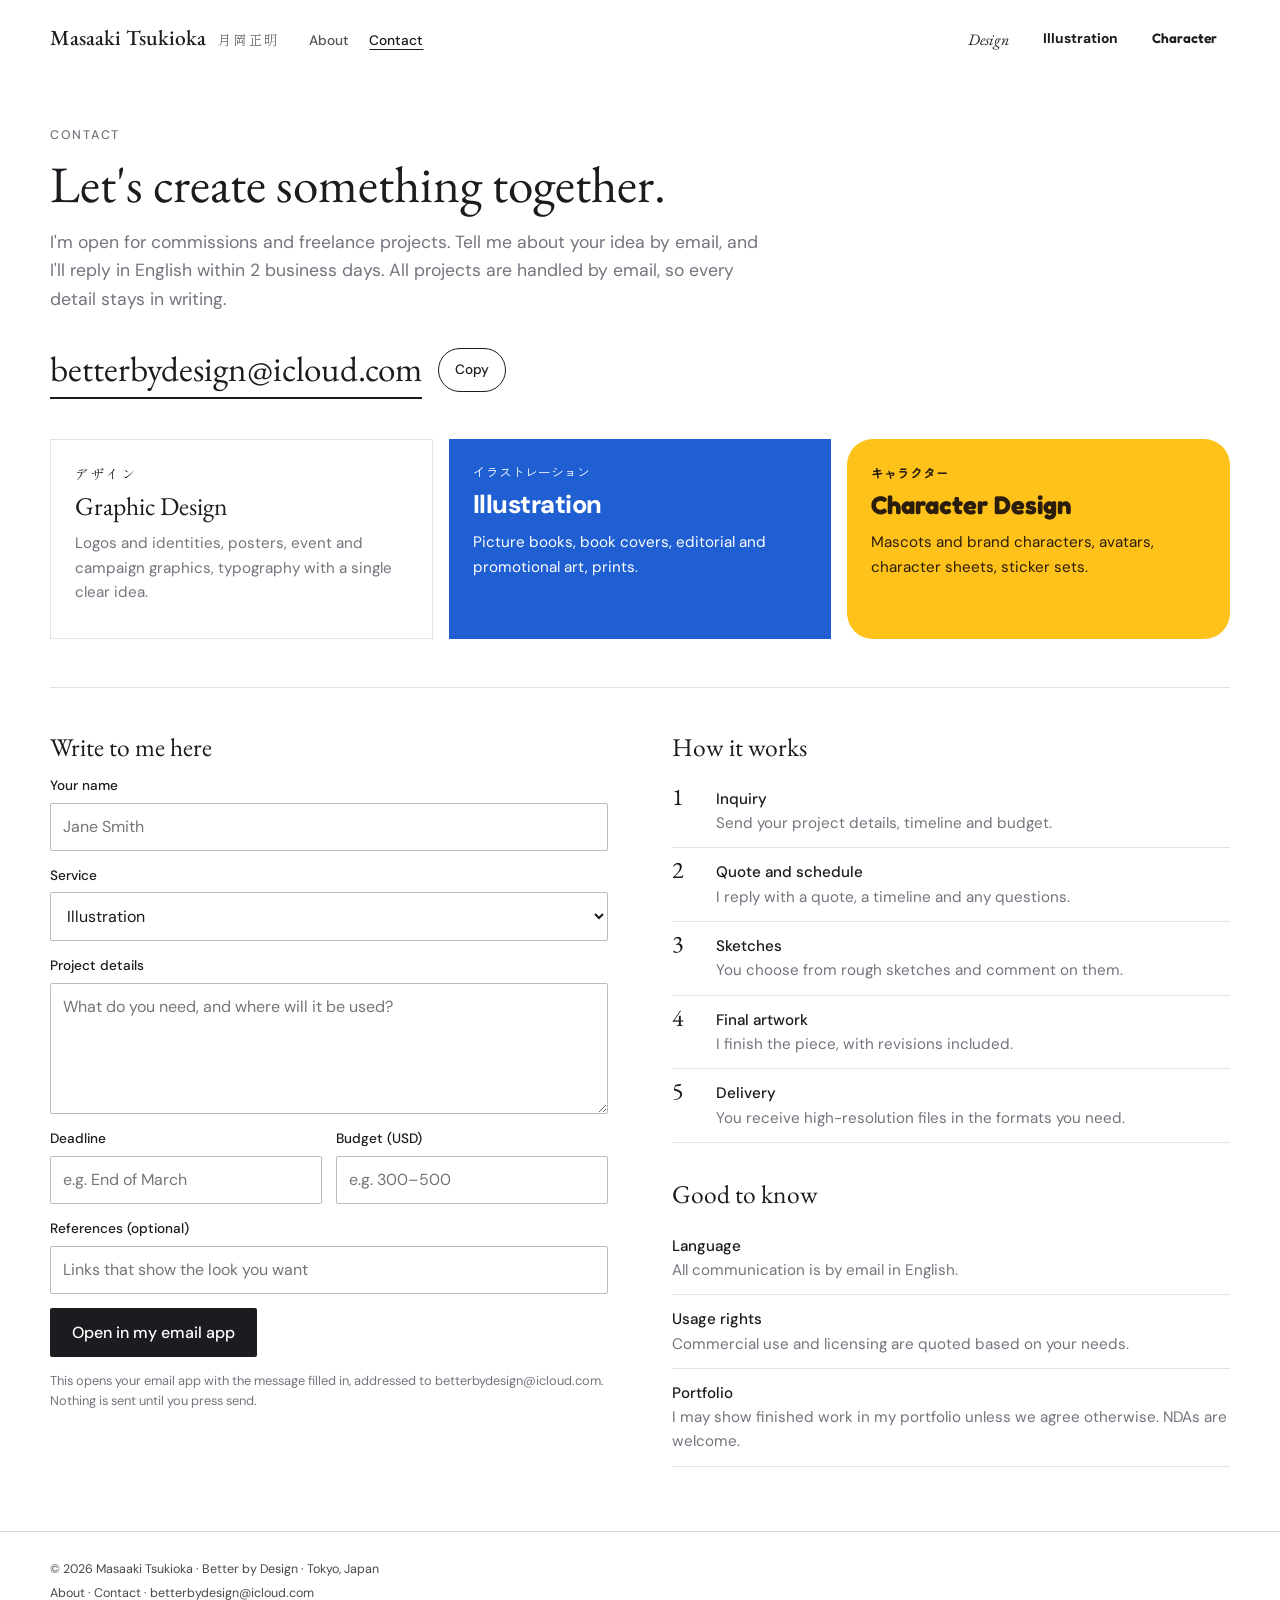
<file: contact/index.html>
<!doctype html>
<html lang="en">
<head>
<meta charset="utf-8">
<meta name="viewport" content="width=device-width,initial-scale=1,viewport-fit=cover">
<title>Contact — Masaaki Tsukioka</title>
<meta name="description" content="Commission an illustration, a character or a design from Masaaki Tsukioka (Better by Design, Tokyo). Email betterbydesign@icloud.com; replies in English within 2 business days.">
<meta name="author" content="Masaaki Tsukioka">
<link rel="canonical" href="https://masaakitsukioka.github.io/pf/contact/">
<meta property="og:type" content="article">
<meta property="og:site_name" content="Masaaki Tsukioka — Better by Design">
<meta property="og:url" content="https://masaakitsukioka.github.io/pf/contact/">
<meta property="og:title" content="Contact — Masaaki Tsukioka">
<meta property="og:description" content="Commission an illustration, a character or a design from Masaaki Tsukioka (Better by Design, Tokyo). Email betterbydesign@icloud.com; replies in English within 2 business days.">
<meta property="og:image" content="https://masaakitsukioka.github.io/pf/assets/og/home.jpg">
<meta property="og:image:width" content="1200">
<meta property="og:image:height" content="630">
<meta property="og:locale" content="en_US">
<meta name="twitter:card" content="summary_large_image">
<meta name="theme-color" content="#ffffff">
<link rel="preconnect" href="https://fonts.googleapis.com">
<link rel="preconnect" href="https://fonts.gstatic.com" crossorigin>
<link rel="stylesheet" href="https://fonts.googleapis.com/css2?family=EB+Garamond:ital,wght@0,400;0,500;1,400&family=Shippori+Mincho:wght@400;500;700&family=DM+Sans:opsz,wght@9..40,400;9..40,500;9..40,700;9..40,800&family=Zen+Kaku+Gothic+New:wght@400;700&family=Fredoka:wght@500;600;700&family=Zen+Maru+Gothic:wght@500;700&family=Caveat:wght@600&display=swap">
<link rel="stylesheet" href="../assets/site.css?v=20261123f">
<script>try{var w=sessionStorage.getItem('wipe');if(w&&!matchMedia('(prefers-reduced-motion: reduce)').matches)document.documentElement.setAttribute('data-wipe',w);}catch(e){}</script>
</head>
<body data-world="contact" data-root="../">
<a class="skip" href="#main">Skip to content</a>
<div class="wipe" id="wipe" aria-hidden="true"></div>
<dialog class="lb" id="lb" aria-label="Enlarged work"><img alt=""><button type="button" class="lb-x" aria-label="Close">×</button><button type="button" class="lb-p" aria-label="Previous">‹</button><button type="button" class="lb-n" aria-label="Next">›</button><span class="lb-c"></span></dialog>
<section class="view page" id="contact">
  <div class="g"><div class="in">
    <div class="bar">
      <div class="id"><a class="who" href="../" data-w="home"><b>Masaaki Tsukioka</b><span lang="ja">月岡正明</span></a><nav class="links" aria-label="Site"><a href="../about/" data-w="about">About</a><a href="../contact/" data-w="contact" aria-current="page">Contact</a></nav></div>
      <nav class="switch" aria-label="Worlds"><a class="s-d" href="../design/" data-w="design">Design</a><a class="s-i" href="../illustration/" data-w="illustration">Illustration</a><a class="s-c" href="../character/" data-w="character">Character</a></nav>
    </div>
    <div class="p-head" id="main">
      <p class="role">Contact</p>
      <h1>Let's create something together.</h1>
      <p class="p-lead">I'm open for commissions and freelance projects. Tell me about your idea by email, and I'll reply in English within 2 business days. All projects are handled by email, so every detail stays in writing.</p>
      <p class="mail"><a href="mailto:betterbydesign@icloud.com">betterbydesign@icloud.com</a> <button type="button" class="copy" data-copy="betterbydesign@icloud.com">Copy</button><span class="copied" role="status"></span></p>
    </div>

    <div class="svc">
      <a class="svc-d" href="../design/" data-w="design"><small lang="ja">デザイン</small><h2>Graphic Design</h2><p>Logos and identities, posters, event and campaign graphics, typography with a single clear idea.</p></a>
      <a class="svc-i" href="../illustration/" data-w="illustration"><small lang="ja">イラストレーション</small><h2>Illustration</h2><p>Picture books, book covers, editorial and promotional art, prints.</p></a>
      <a class="svc-c" href="../character/" data-w="character"><small lang="ja">キャラクター</small><h2>Character Design</h2><p>Mascots and brand characters, avatars, character sheets, sticker sets.</p></a>
    </div>

    <div class="p-cols">
      <div>
        <h2>Write to me here</h2>
        <form class="brief" id="brief" novalidate>
          <label>Your name<input name="name" autocomplete="name" placeholder="Jane Smith"></label>
          <label>Service<select name="service"><option>Illustration</option><option>Character Design</option><option>Graphic Design</option><option>Not sure yet</option></select></label>
          <label>Project details<textarea name="details" rows="5" placeholder="What do you need, and where will it be used?" required></textarea></label>
          <div class="two"><label>Deadline<input name="deadline" placeholder="e.g. End of March"></label><label>Budget (USD)<input name="budget" placeholder="e.g. 300–500"></label></div>
          <label>References (optional)<input name="refs" placeholder="Links that show the look you want"></label>
          <button type="submit" class="btn">Open in my email app</button>
          <p class="hint">This opens your email app with the message filled in, addressed to betterbydesign@icloud.com. Nothing is sent until you press send.</p>
        </form>
      </div>
      <div>
        <h2>How it works</h2>
        <ol class="steps">
          <li><b>Inquiry</b> Send your project details, timeline and budget.</li>
          <li><b>Quote and schedule</b> I reply with a quote, a timeline and any questions.</li>
          <li><b>Sketches</b> You choose from rough sketches and comment on them.</li>
          <li><b>Final artwork</b> I finish the piece, with revisions included.</li>
          <li><b>Delivery</b> You receive high-resolution files in the formats you need.</li>
        </ol>
        <h2>Good to know</h2>
        <ul class="p-list">
          <li><b>Language</b> All communication is by email in English.</li>
          <li><b>Usage rights</b> Commercial use and licensing are quoted based on your needs.</li>
          <li><b>Portfolio</b> I may show finished work in my portfolio unless we agree otherwise. NDAs are welcome.</li>
        </ul>
      </div>
    </div>
  </div></div>
</section>
<div class="g site-foot"><div class="in"><p>© 2026 Masaaki Tsukioka · Better by Design · Tokyo, Japan</p><p><a href="../about/" data-w="about">About</a> · <a href="../contact/" data-w="contact">Contact</a> · <a href="mailto:betterbydesign@icloud.com">betterbydesign@icloud.com</a></p></div></div>
<script src="../assets/site.js"></script>
<script data-goatcounter="https://tsukioka.goatcounter.com/count" async src="//gc.zgo.at/count.js"></script>
</body>
</html>
</file>
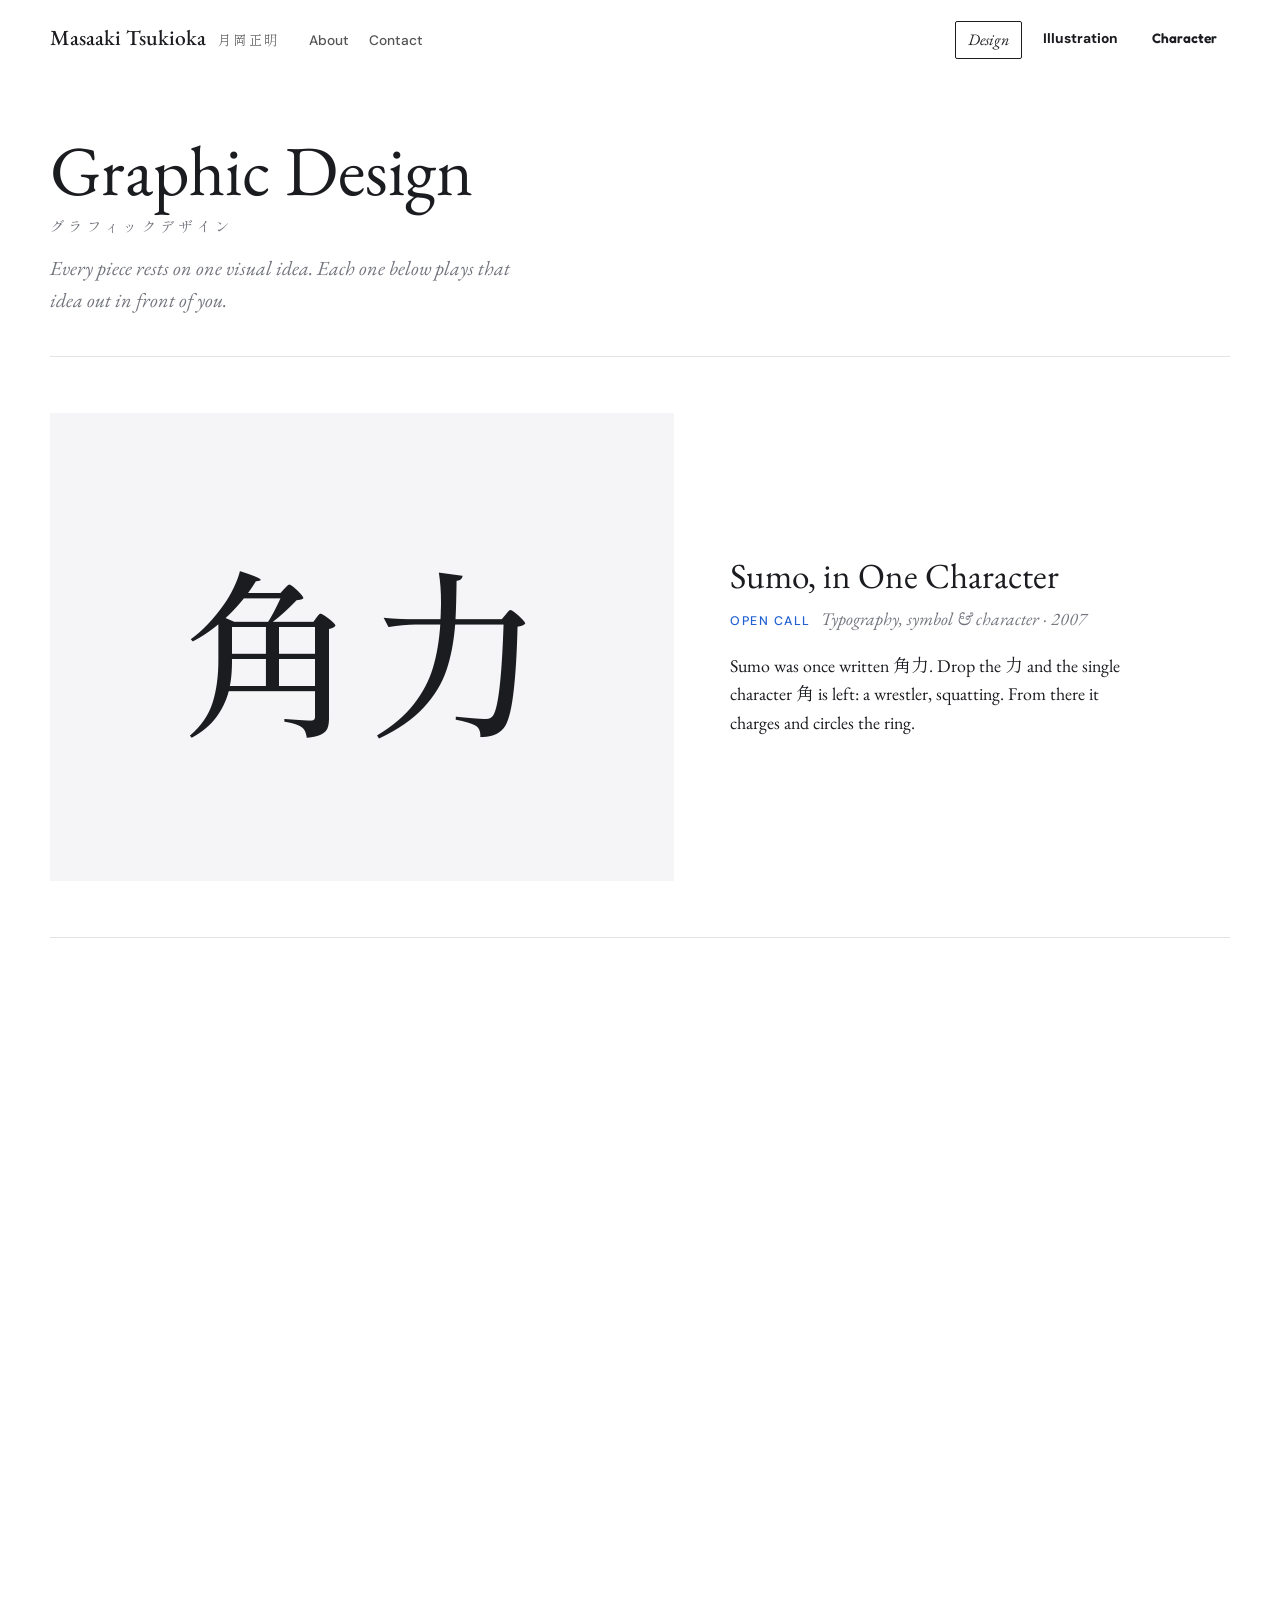
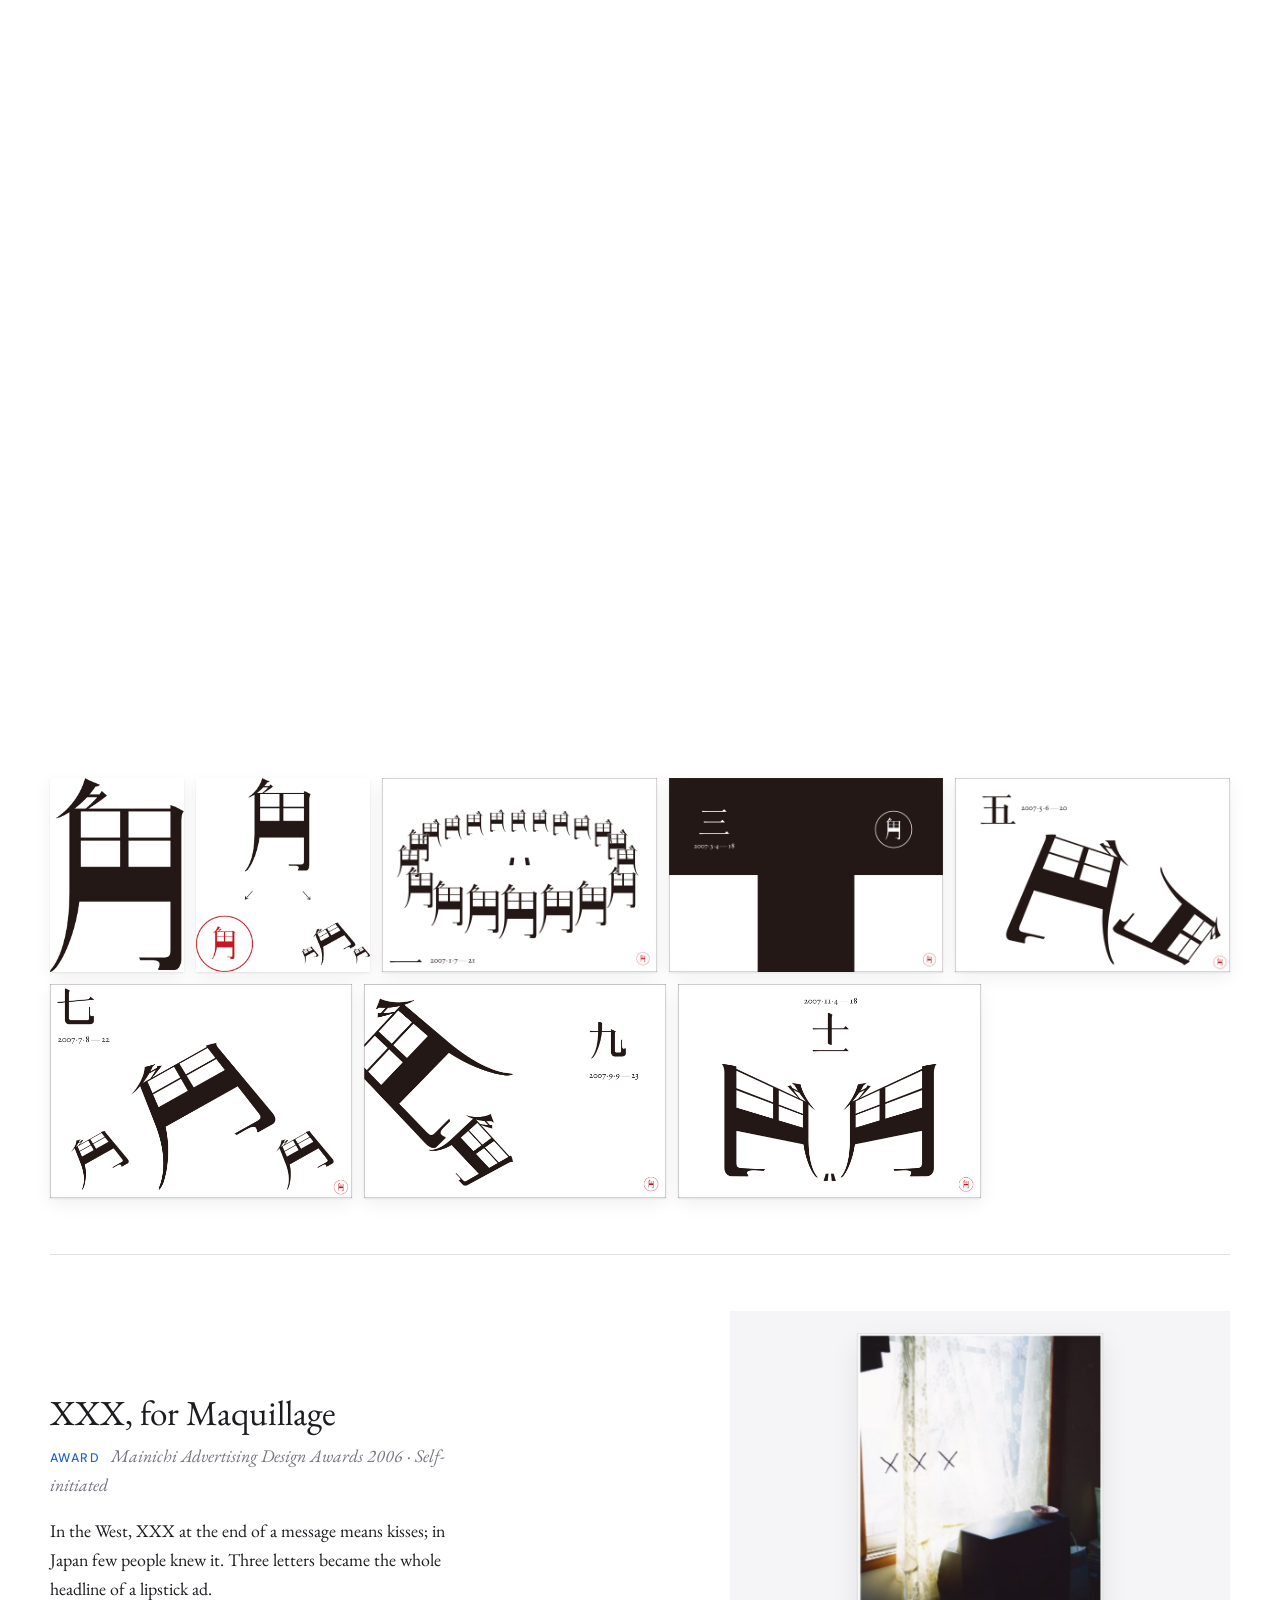
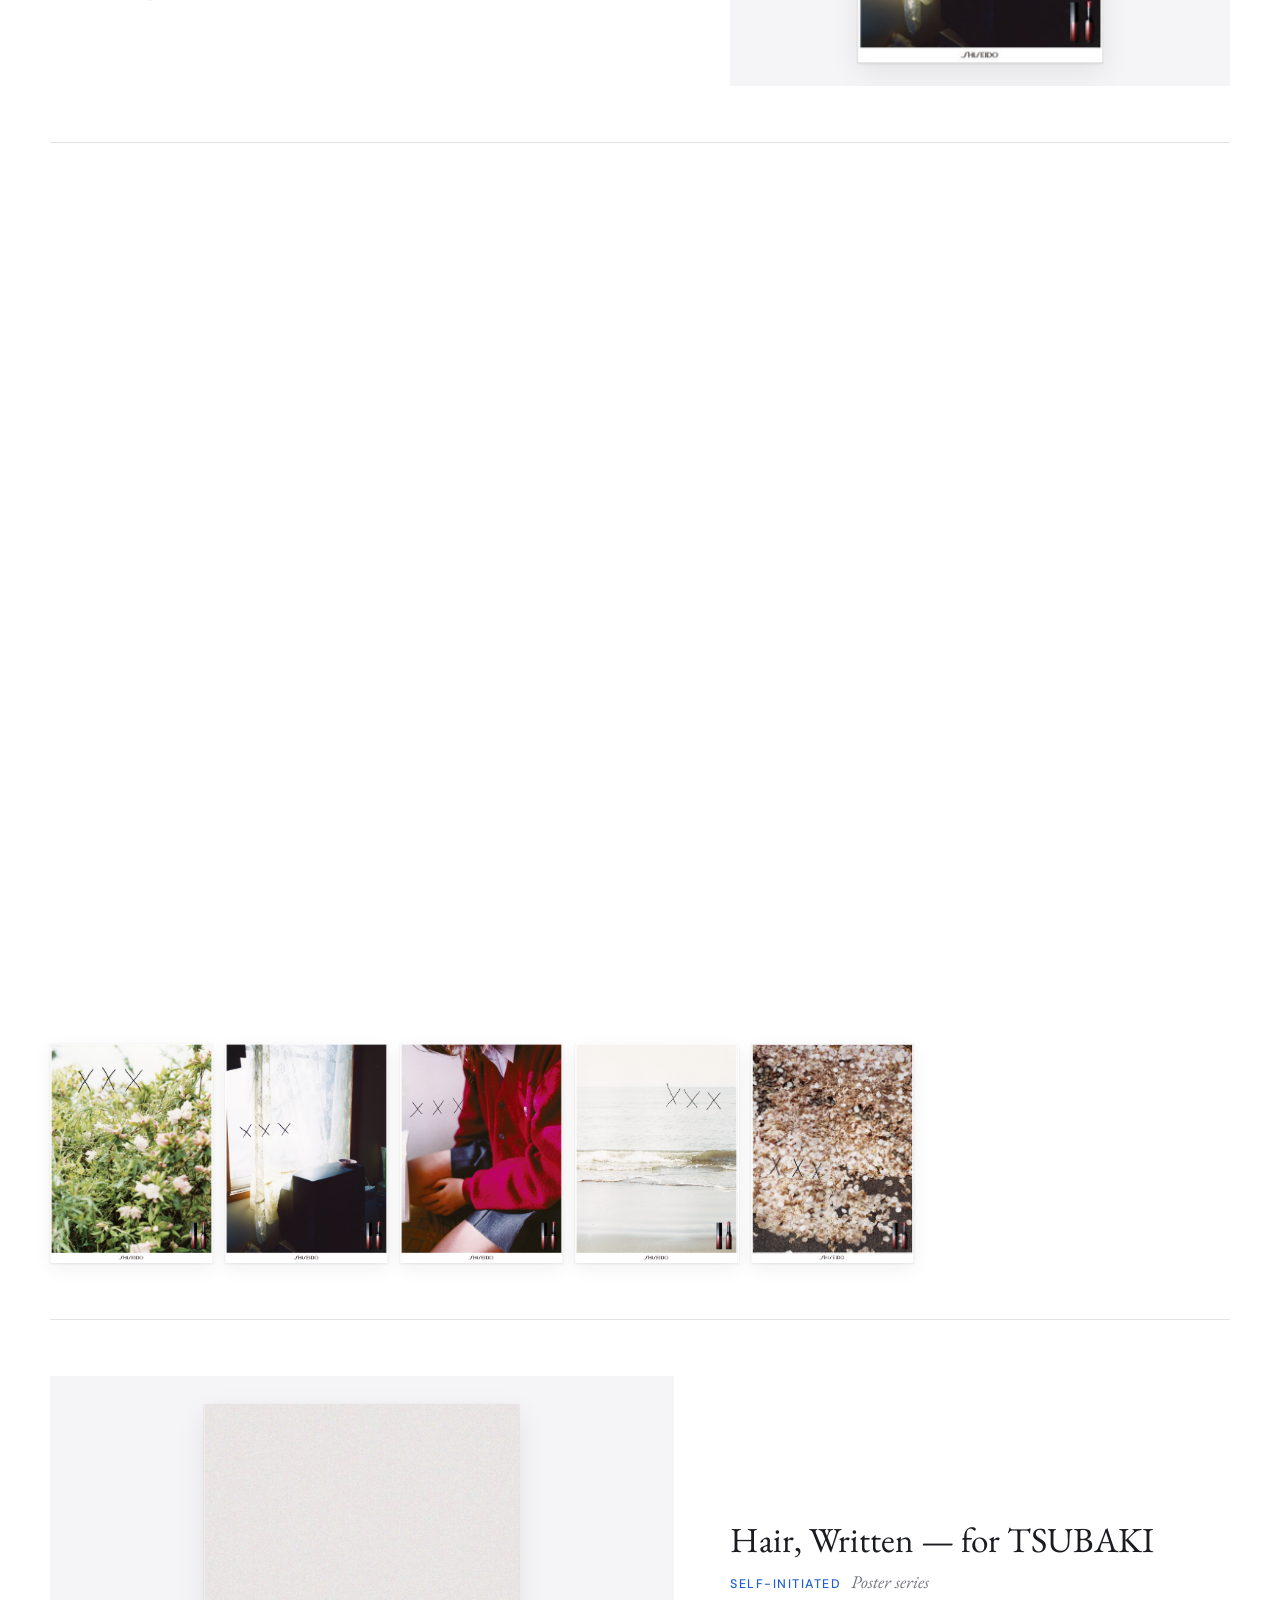
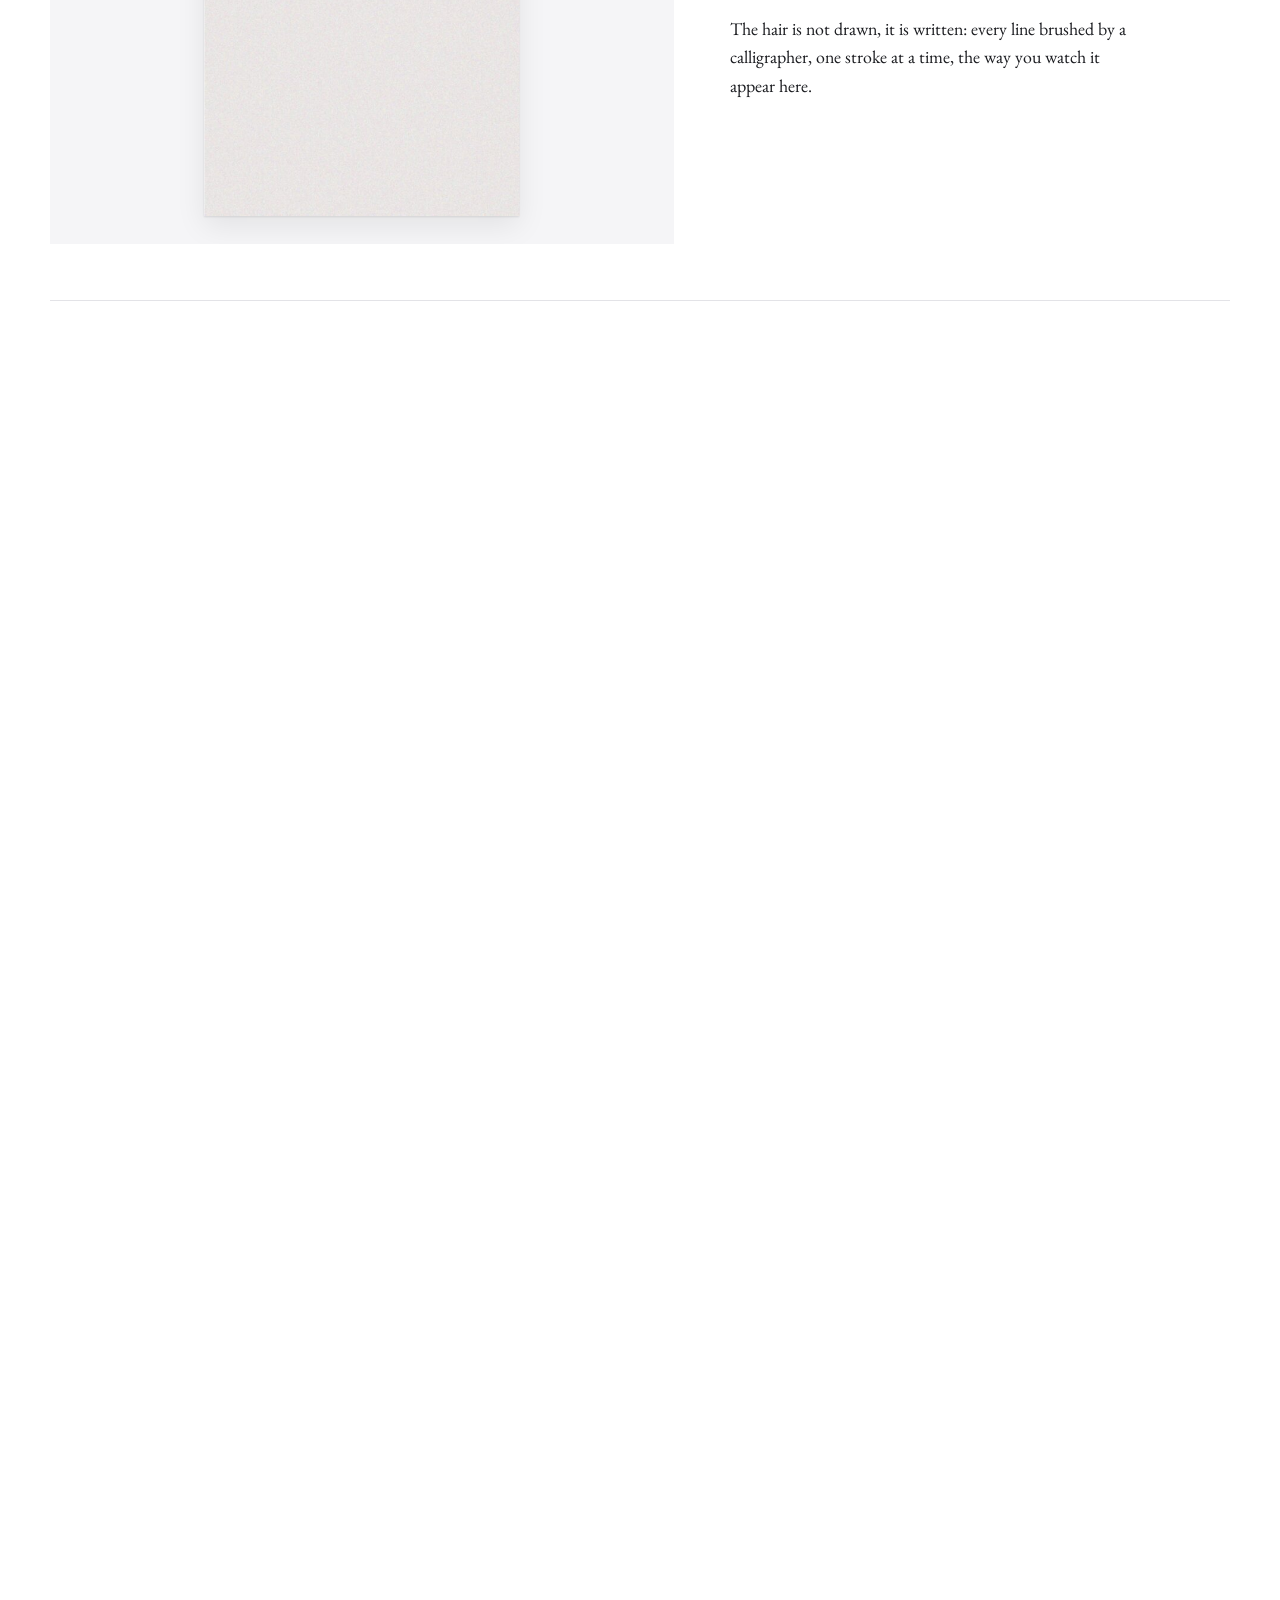
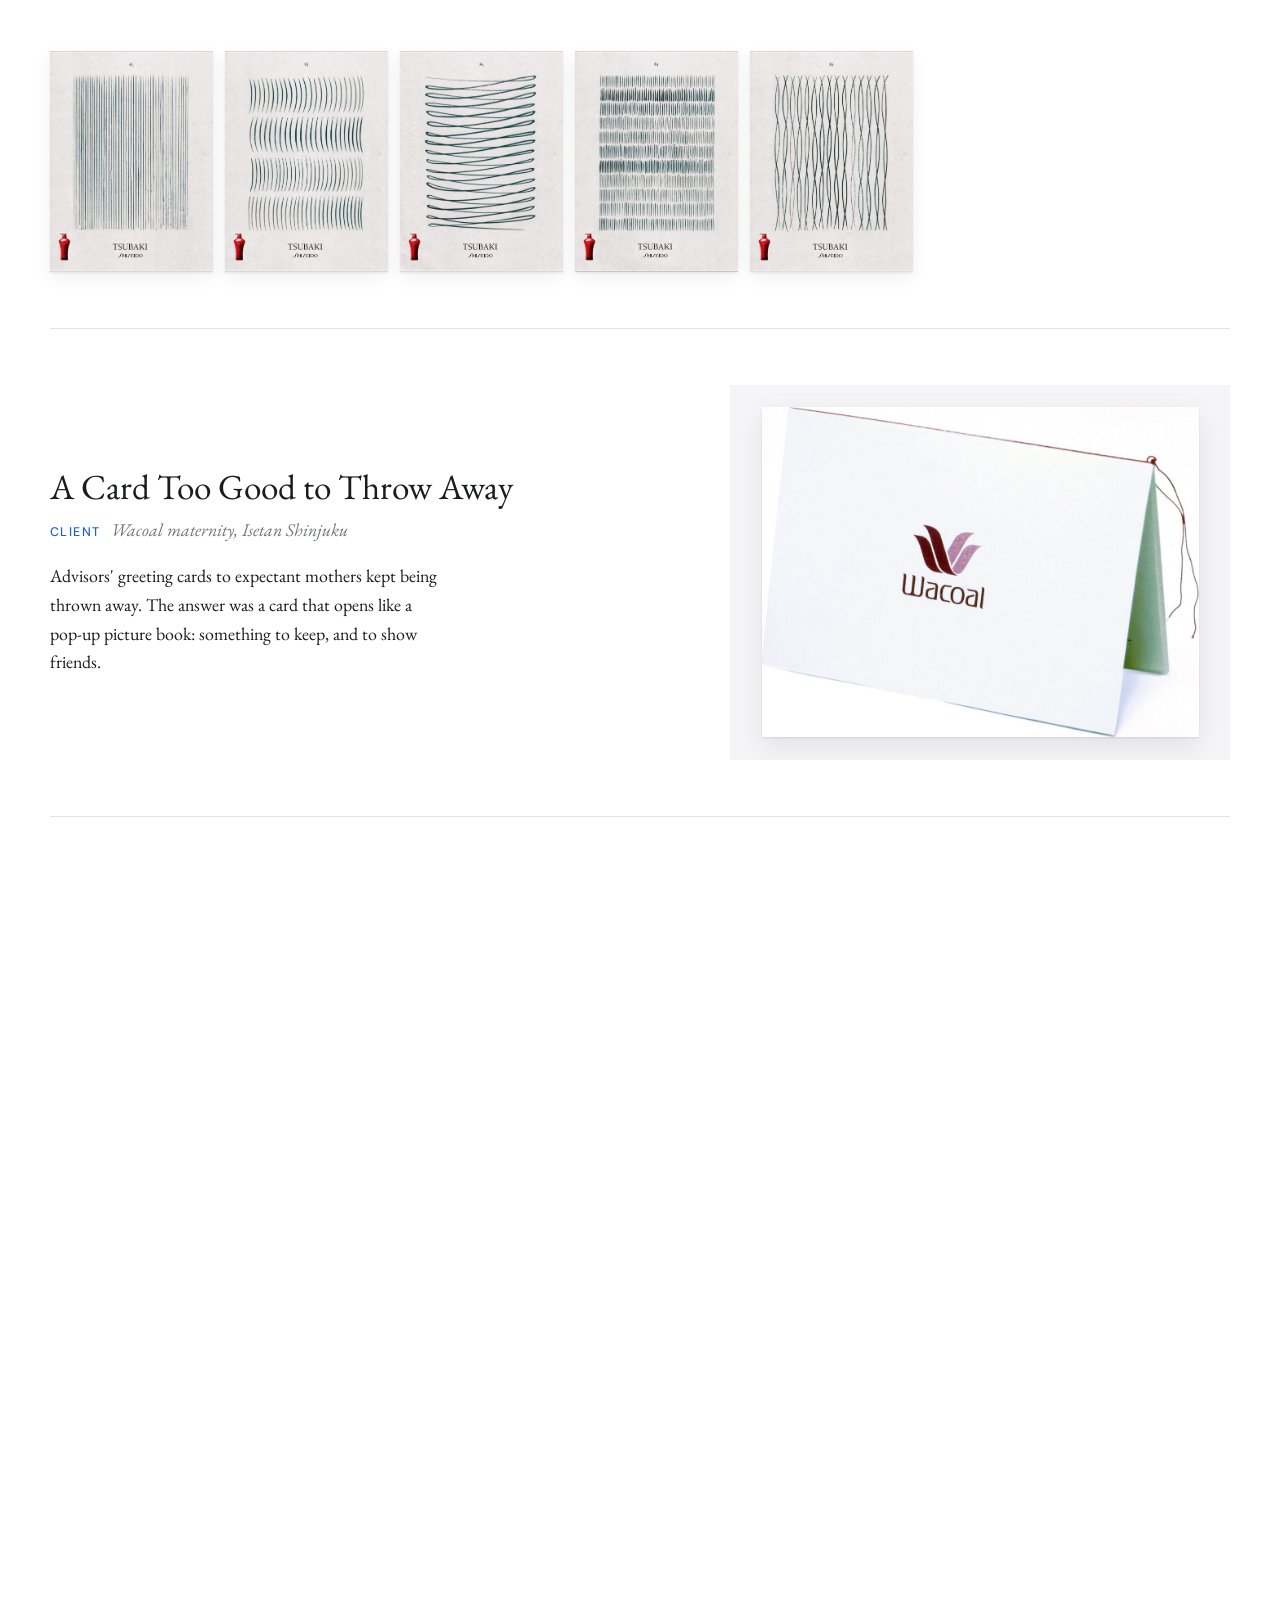
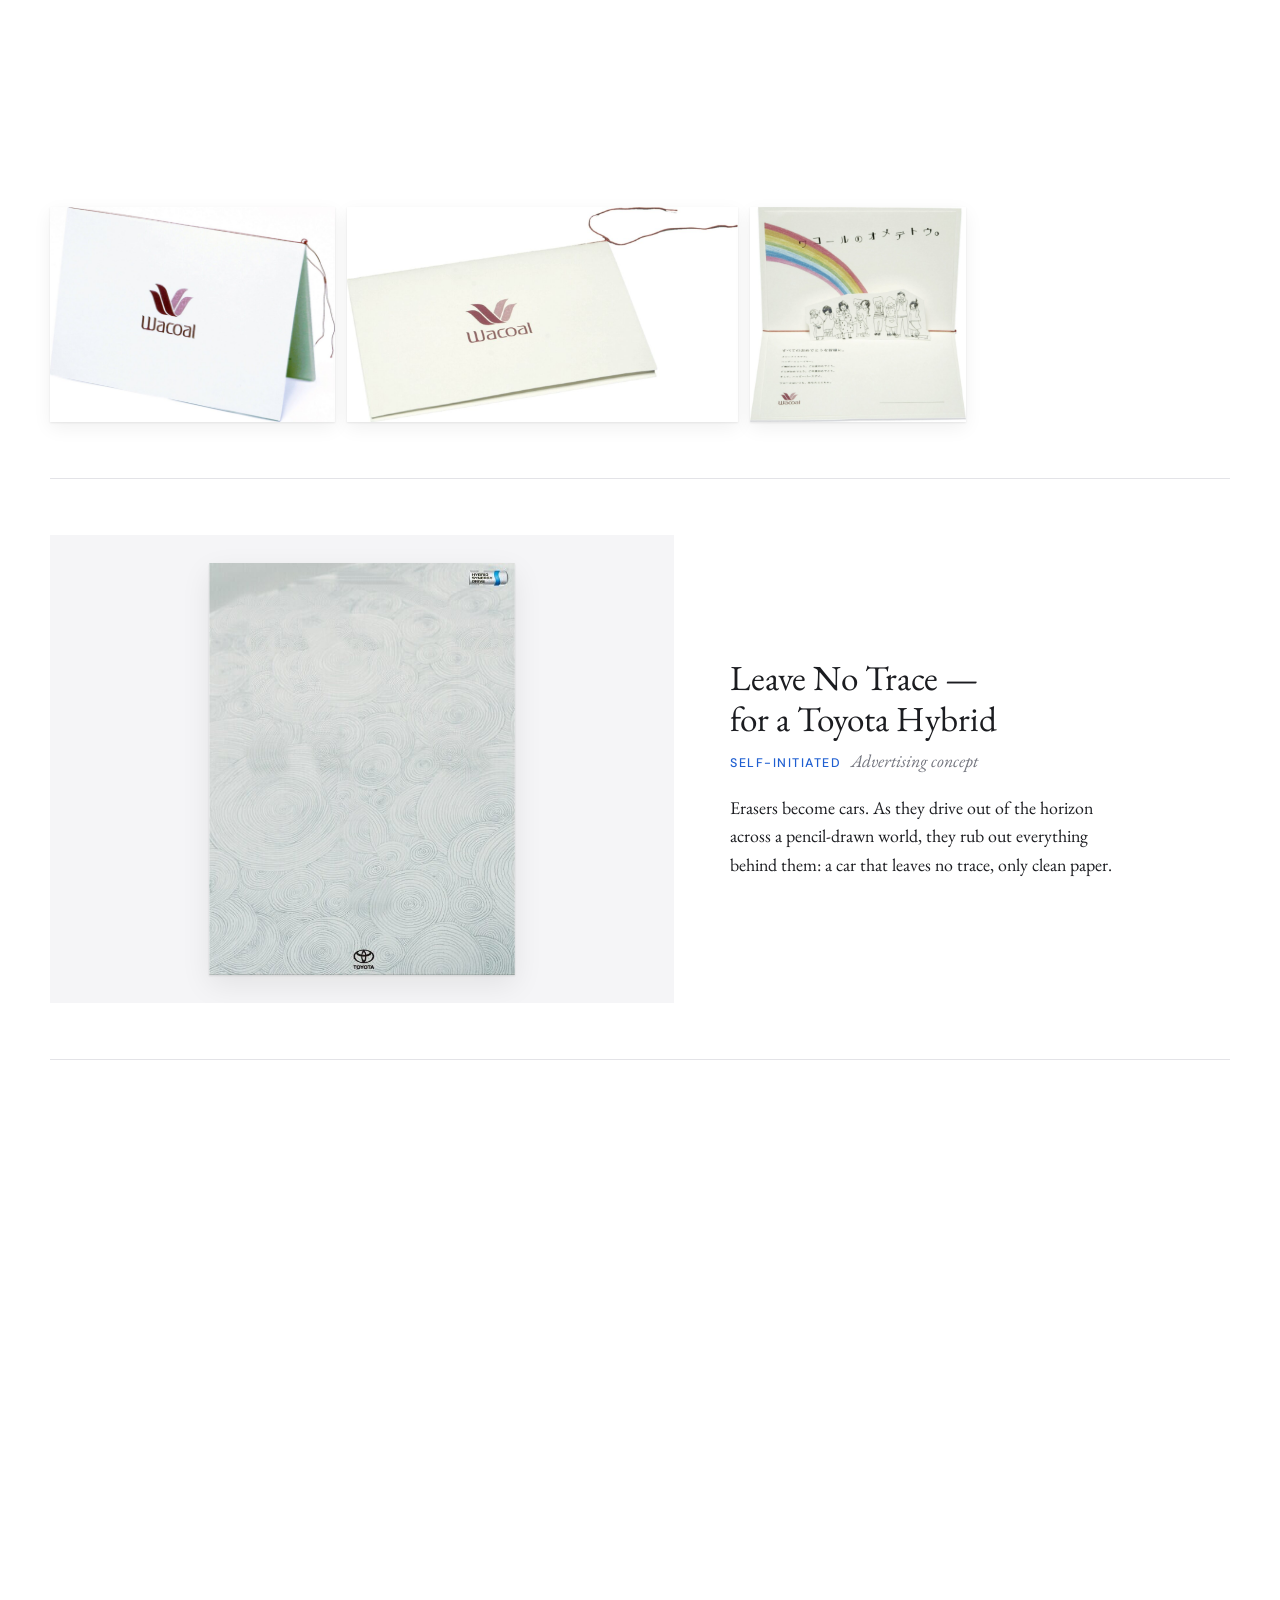
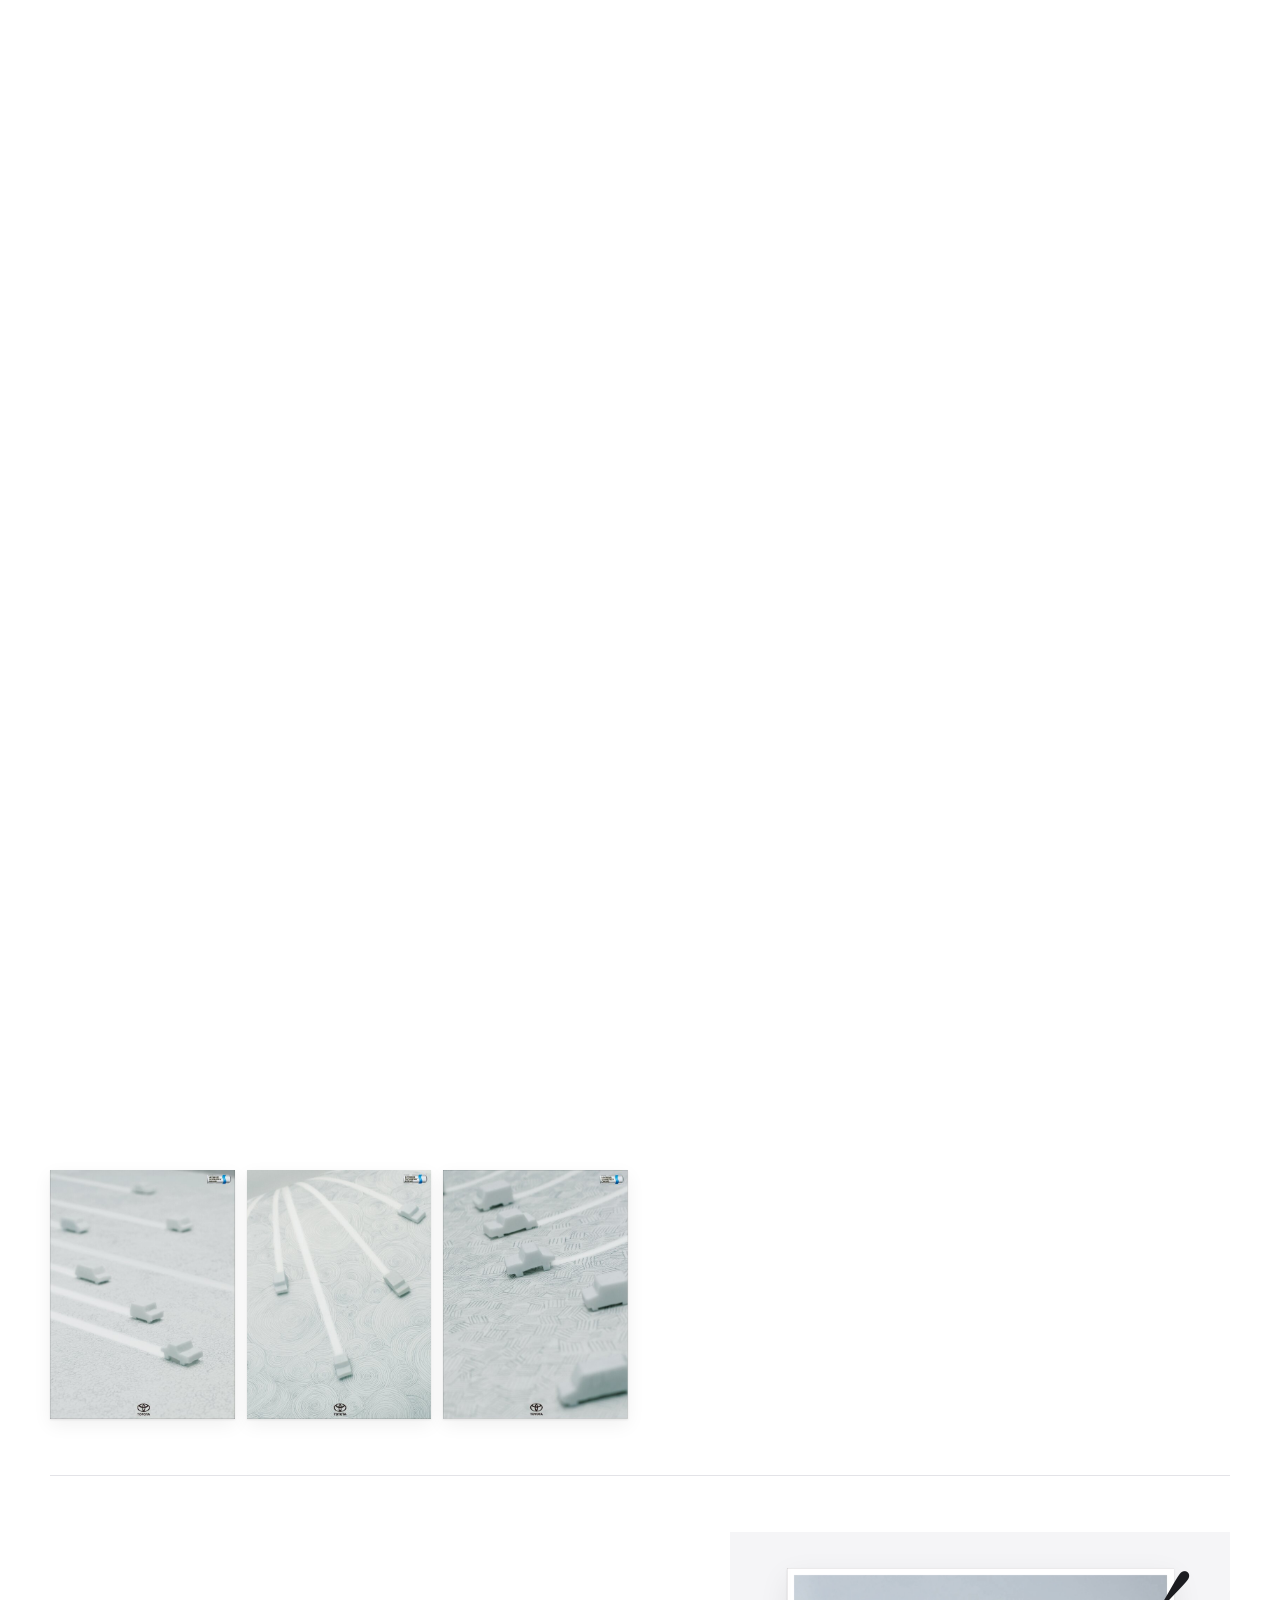
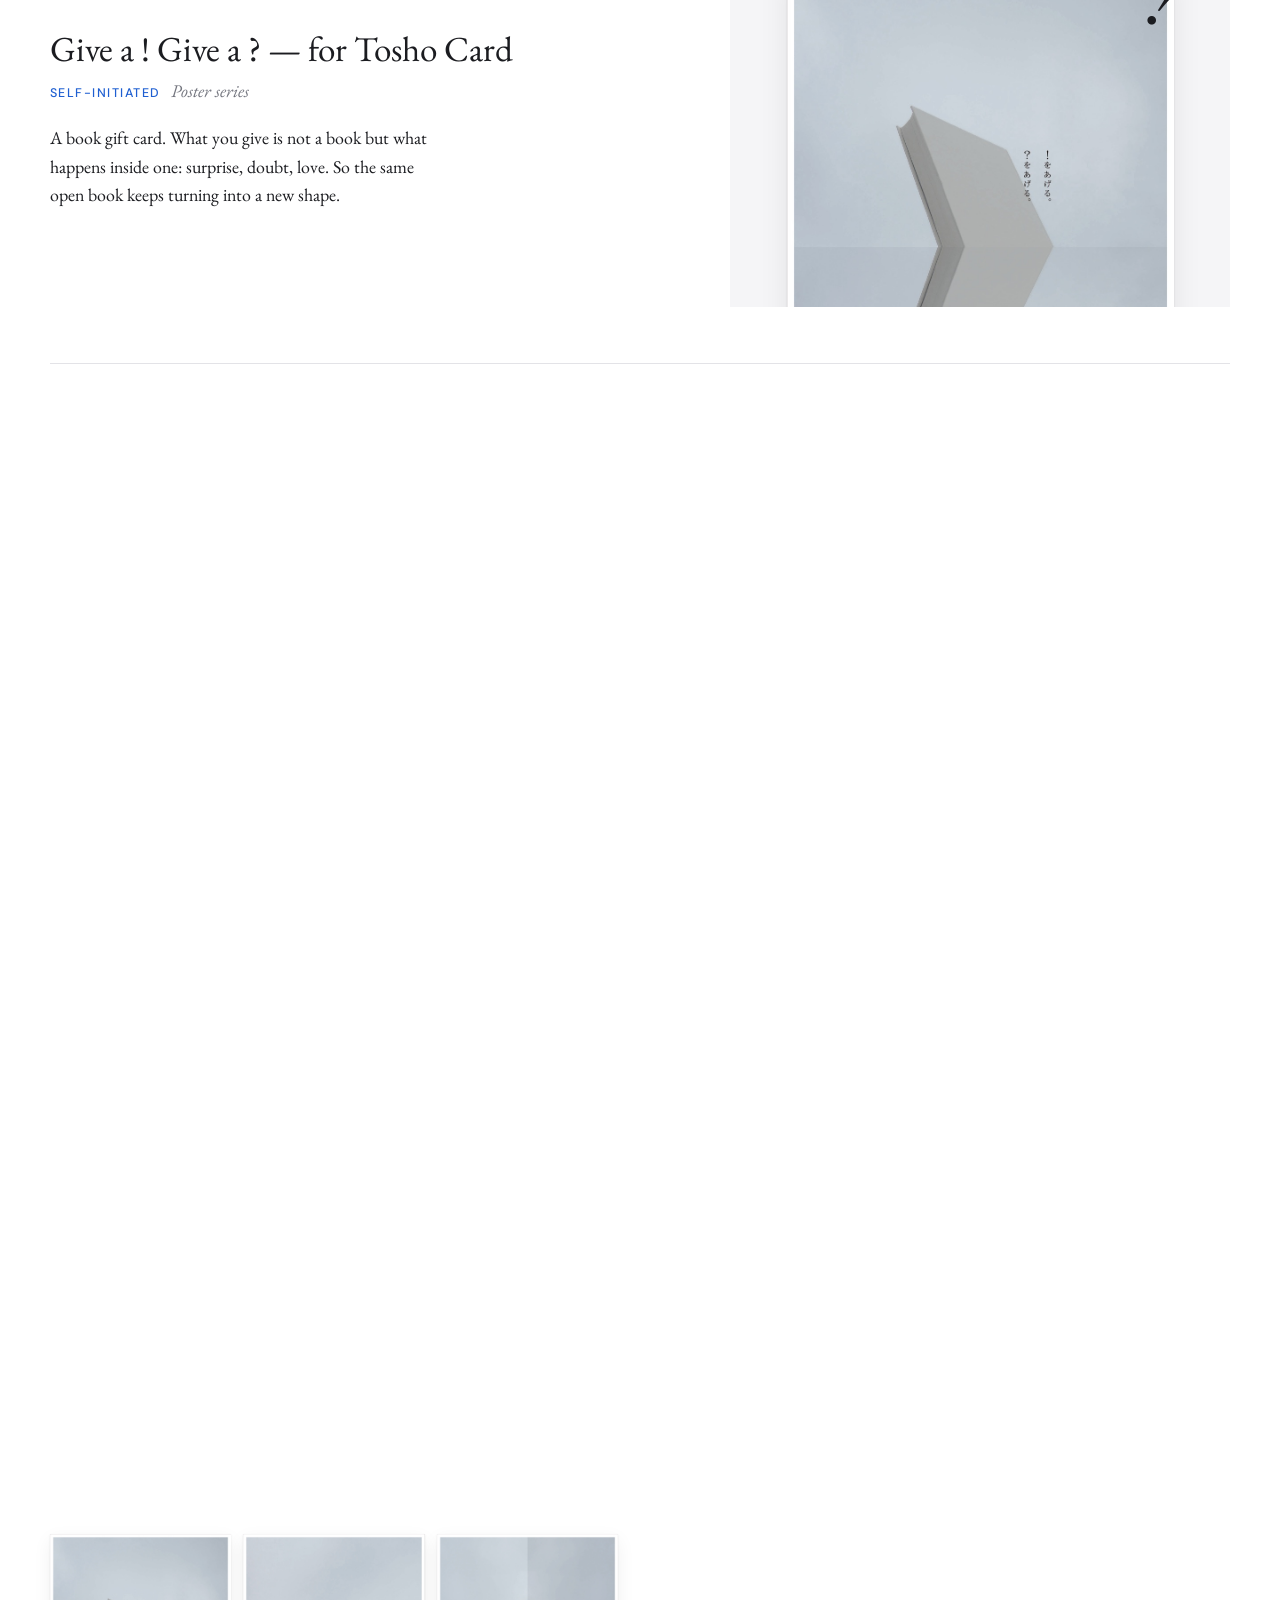
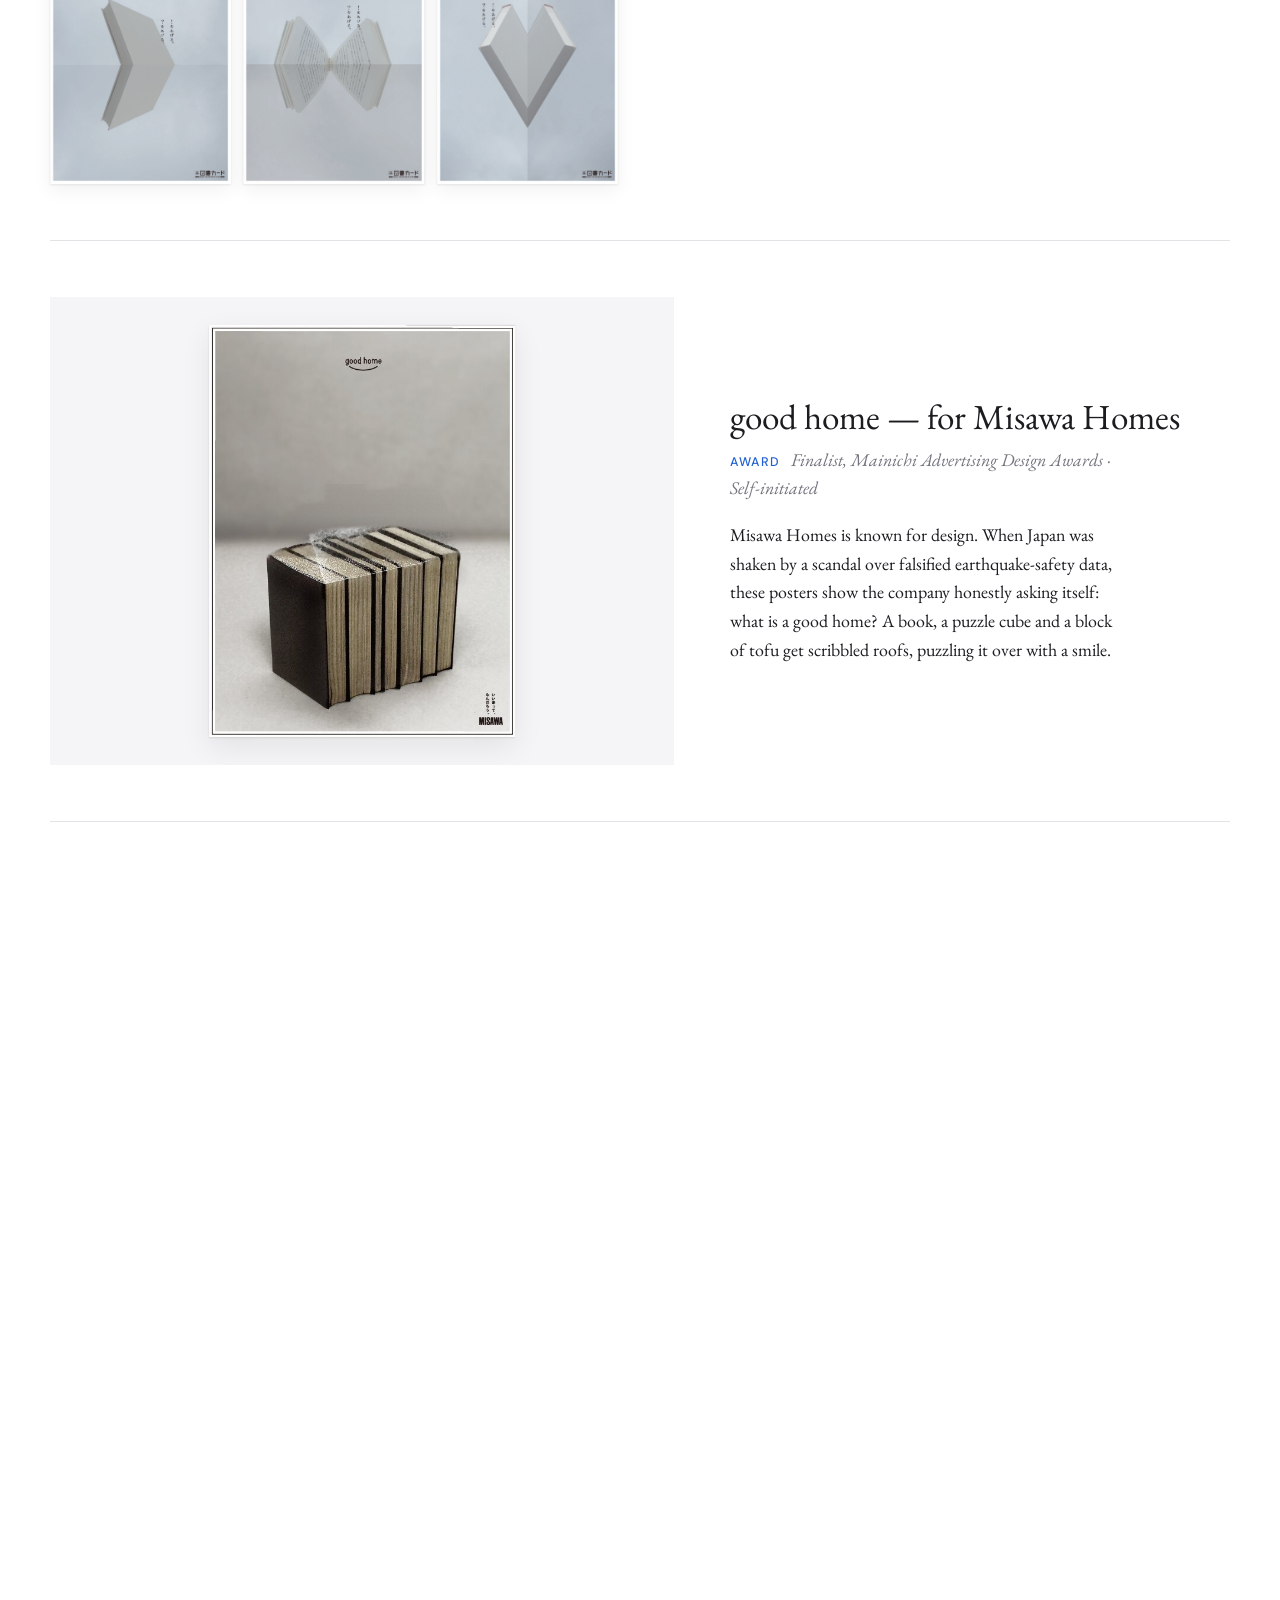
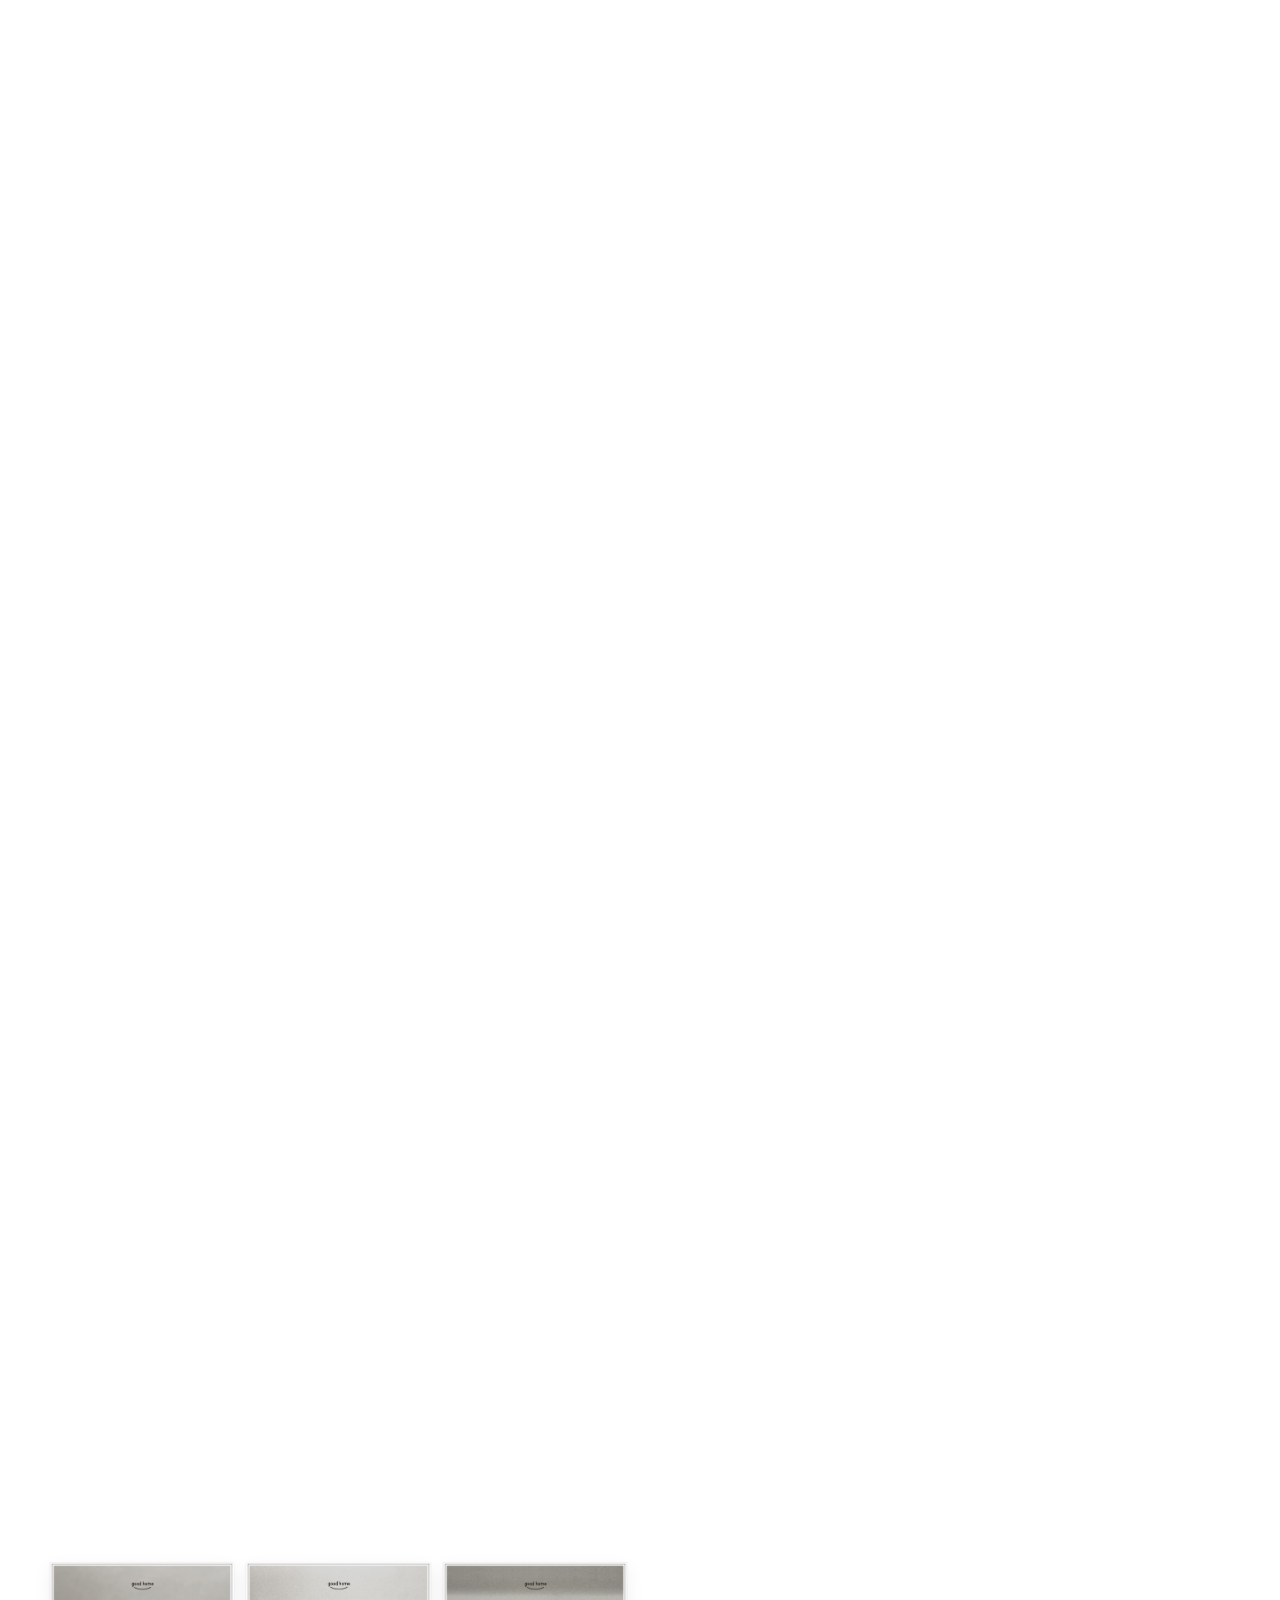
<file: design/index.html>
<!doctype html>
<html lang="en">
<head>
<meta charset="utf-8">
<meta name="viewport" content="width=device-width,initial-scale=1,viewport-fit=cover">
<title>Graphic Design — Masaaki Tsukioka</title>
<meta name="description" content="Idea-driven posters, logos and typography by Tokyo graphic designer Masaaki Tsukioka, including the XXX lipstick concept that won an Award of Excellence at the 2006 Mainichi Advertising Design Awards.">
<meta name="author" content="Masaaki Tsukioka">
<link rel="canonical" href="https://masaakitsukioka.github.io/pf/design/">
<meta property="og:type" content="article">
<meta property="og:site_name" content="Masaaki Tsukioka — Better by Design">
<meta property="og:url" content="https://masaakitsukioka.github.io/pf/design/">
<meta property="og:title" content="Graphic Design — Masaaki Tsukioka">
<meta property="og:description" content="Idea-driven posters, logos and typography by Tokyo graphic designer Masaaki Tsukioka, including the XXX lipstick concept that won an Award of Excellence at the 2006 Mainichi Advertising Design Awards.">
<meta property="og:image" content="https://masaakitsukioka.github.io/pf/assets/og/design.jpg">
<meta property="og:image:width" content="1200">
<meta property="og:image:height" content="630">
<meta property="og:locale" content="en_US">
<meta name="twitter:card" content="summary_large_image">
<meta name="theme-color" content="#ffffff">
<link rel="preconnect" href="https://fonts.googleapis.com">
<link rel="preconnect" href="https://fonts.gstatic.com" crossorigin>
<link rel="stylesheet" href="https://fonts.googleapis.com/css2?family=EB+Garamond:ital,wght@0,400;0,500;1,400&family=Shippori+Mincho:wght@400;500;700&family=DM+Sans:opsz,wght@9..40,400;9..40,500;9..40,700;9..40,800&family=Zen+Kaku+Gothic+New:wght@400;700&family=Fredoka:wght@500;600;700&family=Zen+Maru+Gothic:wght@500;700&family=Caveat:wght@600&display=swap">
<link rel="stylesheet" href="../assets/site.css?v=20261123f">
<script>try{var w=sessionStorage.getItem('wipe');if(w&&!matchMedia('(prefers-reduced-motion: reduce)').matches)document.documentElement.setAttribute('data-wipe',w);}catch(e){}</script>
</head>
<body data-world="design" data-root="../">
<a class="skip" href="#main">Skip to content</a>
<div class="wipe" id="wipe" aria-hidden="true"></div>
<dialog class="lb" id="lb" aria-label="Enlarged work"><img alt=""><button type="button" class="lb-x" aria-label="Close">×</button><button type="button" class="lb-p" aria-label="Previous">‹</button><button type="button" class="lb-n" aria-label="Next">›</button><span class="lb-c"></span></dialog>
<section class="view" id="design">
  <div class="g"><div class="in">
    <div class="bar">
      <div class="id"><a class="who" href="../" data-w="home"><b>Masaaki Tsukioka</b><span lang="ja">月岡正明</span></a><nav class="links" aria-label="Site"><a href="../about/" data-w="about">About</a><a href="../contact/" data-w="contact">Contact</a></nav></div>
      <nav class="switch" aria-label="Worlds"><a class="s-d" href="../design/" data-w="design" aria-current="page">Design</a><a class="s-i" href="../illustration/" data-w="illustration">Illustration</a><a class="s-c" href="../character/" data-w="character">Character</a></nav>
    </div>
    <div id="main" class="head">
      <h1>Graphic Design<span lang="ja">グラフィックデザイン</span></h1>
      <p>Every piece rests on one visual idea. Each one below plays that idea out in front of you.</p>
    </div>

    <div class="scrub" id="sumo" data-run="160">
    <article class="dw pin">
      <div class="stage sumo" data-seq="sumo">
        <div class="layer l-kanji"><div class="kanji" lang="ja"><span class="k-kaku">角</span><span class="k-ryoku">力</span></div></div>
        <div class="layer l-mark"><img src="../img/sumo-mark.jpg" alt="The character 角 drawn as a wrestler and as a symbol"></div>
        <div class="layer l-ring"><img src="../img/sumo.jpg" alt="Kanji wrestlers circling a ring" loading="lazy"></div>
      </div>
      <div><h2>Sumo, in One Character</h2><p class="meta"><b>Open call</b>Typography, symbol &amp; character · 2007</p>
      <p>Sumo was once written 角力. Drop the 力 and the single character 角 is left: a wrestler, squatting. From there it charges and circles the ring.</p></div>
    </article><div class="run"></div></div>
    <div class="series" data-series="sumo" aria-label="Sumo campaign, all pieces"><button type="button" class="pc" style="--r:0.692" data-src="../img/l/os00.jpg"><img src="../img/w/os00.jpg" alt="Sumo campaign, 1 of 8" loading="lazy" width="830" height="1200"></button><button type="button" class="pc" style="--r:0.894" data-src="../img/w/os01.jpg"><img src="../img/w/os01.jpg" alt="Sumo campaign, 2 of 8" loading="lazy" width="1073" height="1200"></button><button type="button" class="pc" style="--r:1.415" data-src="../img/l/os02.jpg"><img src="../img/w/os02.jpg" alt="Sumo campaign, 3 of 8" loading="lazy" width="1200" height="848"></button><button type="button" class="pc" style="--r:1.415" data-src="../img/l/os03.jpg"><img src="../img/w/os03.jpg" alt="Sumo campaign, 4 of 8" loading="lazy" width="1200" height="848"></button><button type="button" class="pc" style="--r:1.415" data-src="../img/l/os04.jpg"><img src="../img/w/os04.jpg" alt="Sumo campaign, 5 of 8" loading="lazy" width="1200" height="848"></button><button type="button" class="pc" style="--r:1.415" data-src="../img/l/os05.jpg"><img src="../img/w/os05.jpg" alt="Sumo campaign, 6 of 8" loading="lazy" width="1200" height="848"></button><button type="button" class="pc" style="--r:1.413" data-src="../img/l/os06.jpg"><img src="../img/w/os06.jpg" alt="Sumo campaign, 7 of 8" loading="lazy" width="1200" height="849"></button><button type="button" class="pc" style="--r:1.415" data-src="../img/l/os07.jpg"><img src="../img/w/os07.jpg" alt="Sumo campaign, 8 of 8" loading="lazy" width="1200" height="848"></button></div>

    <div class="scrub" id="xxx" data-run="100">
    <article class="dw pin alt">
      <div class="stage xxx" data-seq="xxx">
        <div class="zoom"><img class="ph" src="../img/xxx2.jpg" alt="XXX poster: a hand-written XXX on a sunlit window" loading="lazy"><img class="red" src="../img/xxx-red.png" alt="" aria-hidden="true"></div>
        <div class="read"><span class="a">To most people, just a mark.</span><span class="b">To anyone wearing lipstick, a kiss.</span></div>
      </div>
      <div><h2>XXX, for Maquillage</h2><p class="meta"><b>Award</b>Mainichi Advertising Design Awards 2006 · Self-initiated</p>
      <p>In the West, XXX at the end of a message means kisses; in Japan few people knew it. Three letters became the whole headline of a lipstick ad.</p></div>
    </article><div class="run"></div></div>
    <div class="series" data-series="xxx" aria-label="XXX posters, all pieces"><button type="button" class="pc" style="--r:0.740" data-src="../img/l/s01.jpg"><img src="../img/w/s01.jpg" alt="XXX posters, 1 of 5" loading="lazy" width="888" height="1200"></button><button type="button" class="pc" style="--r:0.740" data-src="../img/l/s02.jpg"><img src="../img/w/s02.jpg" alt="XXX posters, 2 of 5" loading="lazy" width="887" height="1199"></button><button type="button" class="pc" style="--r:0.740" data-src="../img/l/s03.jpg"><img src="../img/w/s03.jpg" alt="XXX posters, 3 of 5" loading="lazy" width="887" height="1199"></button><button type="button" class="pc" style="--r:0.740" data-src="../img/l/s04.jpg"><img src="../img/w/s04.jpg" alt="XXX posters, 4 of 5" loading="lazy" width="887" height="1199"></button><button type="button" class="pc" style="--r:0.740" data-src="../img/l/s05.jpg"><img src="../img/w/s05.jpg" alt="XXX posters, 5 of 5" loading="lazy" width="666" height="900"></button></div>

    <div class="scrub" id="tsubaki" data-run="150">
    <article class="dw pin">
      <div class="stage tsubaki" data-seq="tsubaki">
        <svg class="tsu" viewBox="0 0 529 692" role="img" aria-label="TSUBAKI poster: calligraphic lines as hair">
          <defs><mask id="tsuMask" maskUnits="userSpaceOnUse" x="0" y="0" width="529" height="692"><rect width="529" height="692" fill="#000"/>
            <rect class="m-ji" x="240" y="22" width="50" height="40" fill="#fff" opacity="0"/>
            <g class="m-hair" fill="none" stroke="#fff" stroke-width="26" stroke-linecap="round"><path d="M92.0 70 C 87.0 190, 97.0 420, 92.0 566"/><path d="M116.5 70 C 111.5 190, 121.5 420, 116.5 566"/><path d="M141.0 70 C 136.0 190, 146.0 420, 141.0 566"/><path d="M165.5 70 C 160.5 190, 170.5 420, 165.5 566"/><path d="M190.0 70 C 185.0 190, 195.0 420, 190.0 566"/><path d="M214.5 70 C 209.5 190, 219.5 420, 214.5 566"/><path d="M239.0 70 C 234.0 190, 244.0 420, 239.0 566"/><path d="M263.5 70 C 258.5 190, 268.5 420, 263.5 566"/><path d="M288.0 70 C 283.0 190, 293.0 420, 288.0 566"/><path d="M312.5 70 C 307.5 190, 317.5 420, 312.5 566"/><path d="M337.0 70 C 332.0 190, 342.0 420, 337.0 566"/><path d="M361.5 70 C 356.5 190, 366.5 420, 361.5 566"/><path d="M386.0 70 C 381.0 190, 391.0 420, 386.0 566"/><path d="M410.5 70 C 405.5 190, 415.5 420, 410.5 566"/><path d="M435.0 70 C 430.0 190, 440.0 420, 435.0 566"/></g>
            <rect class="m-foot" x="0" y="574" width="529" height="118" fill="#fff" opacity="0"/><rect class="m-all" width="529" height="692" fill="#fff" opacity="0"/></mask></defs>
          <image href="../img/tsubaki-blank.jpg" width="529" height="692"/>
          <image href="../img/tsubaki-p.jpg" width="529" height="692" mask="url(#tsuMask)"/>
        </svg>
      </div>
      <div><h2>Hair, Written — for TSUBAKI</h2><p class="meta"><b>Self-initiated</b>Poster series</p>
      <p>The hair is not drawn, it is written: every line brushed by a calligrapher, one stroke at a time, the way you watch it appear here.</p></div>
    </article><div class="run"></div></div>
    <div class="series" data-series="tsubaki" aria-label="TSUBAKI posters, all pieces"><button type="button" class="pc" style="--r:0.740" data-src="../img/l/s201.jpg"><img src="../img/w/s201.jpg" alt="TSUBAKI posters, 1 of 5" loading="lazy" width="799" height="1080"></button><button type="button" class="pc" style="--r:0.740" data-src="../img/l/s202.jpg"><img src="../img/w/s202.jpg" alt="TSUBAKI posters, 2 of 5" loading="lazy" width="799" height="1080"></button><button type="button" class="pc" style="--r:0.739" data-src="../img/l/s203.jpg"><img src="../img/w/s203.jpg" alt="TSUBAKI posters, 3 of 5" loading="lazy" width="798" height="1080"></button><button type="button" class="pc" style="--r:0.740" data-src="../img/l/s204.jpg"><img src="../img/w/s204.jpg" alt="TSUBAKI posters, 4 of 5" loading="lazy" width="799" height="1080"></button><button type="button" class="pc" style="--r:0.740" data-src="../img/l/s205.jpg"><img src="../img/w/s205.jpg" alt="TSUBAKI posters, 5 of 5" loading="lazy" width="799" height="1080"></button></div>

    <div class="scrub" id="wacoal" data-run="110">
    <article class="dw pin alt">
      <div class="stage wacoal" data-seq="wacoal">
        <div class="layer l-open"><img src="../img/wacoal.jpg" alt="The card opened: a pop-up rainbow and hand-drawn people" loading="lazy"></div>
        <div class="layer l-closed"><img src="../img/wc02.jpg" alt="The closed Wacoal card" loading="lazy"></div>
      </div>
      <div><h2>A Card Too Good to Throw Away</h2><p class="meta"><b>Client</b>Wacoal maternity, Isetan Shinjuku</p>
      <p>Advisors' greeting cards to expectant mothers kept being thrown away. The answer was a card that opens like a pop-up picture book: something to keep, and to show friends.</p></div>
    </article><div class="run"></div></div>
    <div class="series" data-series="wacoal" aria-label="Wacoal card, all pieces"><button type="button" class="pc" style="--r:1.325" data-src="../img/w/wc02.jpg"><img src="../img/w/wc02.jpg" alt="Wacoal card, 1 of 3" loading="lazy" width="1200" height="906"></button><button type="button" class="pc" style="--r:1.815" data-src="../img/w/wc03.jpg"><img src="../img/w/wc03.jpg" alt="Wacoal card, 2 of 3" loading="lazy" width="1200" height="661"></button><button type="button" class="pc" style="--r:1.006" data-src="../img/w/wc04.jpg"><img src="../img/w/wc04.jpg" alt="Wacoal card, 3 of 3" loading="lazy" width="1200" height="1193"></button></div>

    <div class="scrub" id="eraser" data-run="190">
    <article class="dw pin">
      <div class="stage eraser" data-seq="eraser">
        <svg class="ers" viewBox="0 0 525 708" role="img" aria-label="Toyota hybrid poster: eraser cars rub out the pencil drawing as they drive">
          <defs><mask id="erMask" maskUnits="userSpaceOnUse" x="0" y="0" width="525" height="708"><rect width="525" height="708" fill="#000"/><g fill="none" stroke="#fff" stroke-linecap="round"><path class="rv-fl" d="M77,63 C47,73 20,93 0,127" stroke-width="24"/><path class="rv-tr" d="M220,20 C300,30 387,60 470,125" stroke-width="24"/><path class="rv-l" d="M83,59 C83,133 90,233 98,322" stroke-width="28"/><path class="rv-mr" d="M150,35 C205,72 300,175 428,323" stroke-width="32"/><path class="rv-b" d="M119,55 C148,150 200,300 236,405 S270,505 276,560" stroke-width="40"/></g><g fill="#fff" stroke="#fff" stroke-width="8"><polygon class="fin-tr" points="430,120 443,98 485,100 512,121 488,152 460,141 433,128" opacity="0"/><polygon class="fin-mr" points="388,302 410,285 452,315 469,341 438,362 400,330" opacity="0"/><polygon class="fin-l" points="75,323 100,292 116,298 117,343 84,353" opacity="0"/><polygon class="fin-b" points="250,532 265,522 292,526 296,580 265,597 255,587" opacity="0"/></g></mask></defs>
          <image href="../img/eraser-dirty.jpg" width="525" height="708"/>
          <image href="../img/eraser.jpg" width="525" height="708" mask="url(#erMask)"/>
          <g class="car car-tr"><image href="../img/er-tr.png" x="-49" y="-35" width="98" height="72"/></g><g class="car car-mr"><image href="../img/er-mr.png" x="-48" y="-46" width="97" height="95"/></g><g class="car car-l"><image href="../img/er-l.png" x="-31" y="-38" width="63" height="79"/></g><g class="car car-b"><image href="../img/er-b.png" x="-34" y="-46" width="67" height="93"/></g>
        </svg>
      </div>
      <div><h2>Leave No Trace — for a Toyota Hybrid</h2><p class="meta"><b>Self-initiated</b>Advertising concept</p>
      <p>Erasers become cars. As they drive out of the horizon across a pencil-drawn world, they rub out everything behind them: a car that leaves no trace, only clean paper.</p></div>
    </article><div class="run"></div></div>
    <div class="series" data-series="eraser" aria-label="Eraser car posters, all pieces"><button type="button" class="pc" style="--r:0.741" data-src="../img/w/ty01.jpg"><img src="../img/w/ty01.jpg" alt="Eraser car posters, 1 of 3" loading="lazy" width="519" height="700"></button><button type="button" class="pc" style="--r:0.742" data-src="../img/w/ty02.jpg"><img src="../img/w/ty02.jpg" alt="Eraser car posters, 2 of 3" loading="lazy" width="525" height="708"></button><button type="button" class="pc" style="--r:0.742" data-src="../img/w/ty03.jpg"><img src="../img/w/ty03.jpg" alt="Eraser car posters, 3 of 3" loading="lazy" width="530" height="714"></button></div>

    <div class="scrub" id="tosho" data-run="130">
    <article class="dw pin alt">
      <div class="stage tosho" data-seq="tosho">
        <div class="layer on"><img src="../img/tosho01.jpg" alt="An open book folded into an arrow" loading="lazy"></div>
        <div class="layer"><img src="../img/tosho02.jpg" alt="An open book folded into a butterfly shape" loading="lazy"></div>
        <div class="layer"><img src="../img/tosho-heart.jpg" alt="An open book folded into a heart" loading="lazy"></div>
        <div class="say" aria-hidden="true">！</div>
      </div>
      <div><h2>Give a ! Give a ? — for Tosho Card</h2><p class="meta"><b>Self-initiated</b>Poster series</p>
      <p>A book gift card. What you give is not a book but what happens inside one: surprise, doubt, love. So the same open book keeps turning into a new shape.</p></div>
    </article><div class="run"></div></div>
    <div class="series" data-series="tosho" aria-label="Tosho Card posters, all pieces"><button type="button" class="pc" style="--r:0.726" data-src="../img/l/tosho01.jpg"><img src="../img/w/tosho01.jpg" alt="Tosho Card posters, 1 of 3" loading="lazy" width="871" height="1200"></button><button type="button" class="pc" style="--r:0.725" data-src="../img/l/tosho02.jpg"><img src="../img/w/tosho02.jpg" alt="Tosho Card posters, 2 of 3" loading="lazy" width="870" height="1200"></button><button type="button" class="pc" style="--r:0.726" data-src="../img/l/tosho03.jpg"><img src="../img/w/tosho03.jpg" alt="Tosho Card posters, 3 of 3" loading="lazy" width="871" height="1200"></button></div>

    <div class="scrub" id="goodhome" data-run="260">
    <article class="dw pin">
      <div class="stage misawa" data-seq="misawa"><div class="mp" style="aspect-ratio:518/699"><img class="bare" src="../img/mh02-bare.jpg" alt="" loading="lazy"><img class="real" src="../img/w/mh02.jpg" alt="good home poster" loading="lazy"><svg viewBox="0 0 518 699" aria-hidden="true"><g class="d"><path class="ln" d="M 112.0,365.0 C 112.0,200.0 412.0,200.0 412.0,365.0 M 262.0,242.0 L 262.0,212.0"/><path class="ln2" d="M 113.6,366.1 C 113.6,201.1 413.6,201.1 413.6,366.1 M 263.6,243.1 L 263.6,213.1"/><path class="q" d="M 408.1,180.2 C 408.1,165.0 432.8,165.0 432.8,178.3 C 432.8,189.7 419.5,189.7 419.5,201.1 M 419.5,212.5 L 419.5,213.6"/></g><g class="d"><path class="ln" d="M 112.0,365.0 L 112.0,275.0 L 212.5,329.0 L 212.5,275.0 L 311.5,329.0 L 311.5,275.0 L 412.0,329.0 L 412.0,365.0"/><path class="ln2" d="M 113.6,366.1 L 113.6,276.1 L 214.1,330.1 L 214.1,276.1 L 313.1,330.1 L 313.1,276.1 L 413.6,330.1 L 413.6,366.1"/><path class="q" d="M 408.1,247.7 C 408.1,232.5 432.8,232.5 432.8,245.8 C 432.8,257.2 419.5,257.2 419.5,268.6 M 419.5,280.0 L 419.5,281.1"/></g><g class="d"><path class="ln" d="M 112.0,365.0 L 262.0,192.5 L 412.0,365.0 M 262.0,192.5 L 262.0,152.0 L 301.0,164.0 L 262.0,176.0"/><path class="ln2" d="M 113.6,366.1 L 263.6,193.6 L 413.6,366.1 M 263.6,193.6 L 263.6,153.1 L 302.6,165.1 L 263.6,177.1"/><path class="q" d="M 408.1,124.7 C 408.1,109.5 432.8,109.5 432.8,122.8 C 432.8,134.2 419.5,134.2 419.5,145.6 M 419.5,157.0 L 419.5,158.1"/></g></svg></div><div class="mp" style="aspect-ratio:514/693"><img class="bare" src="../img/mh03-bare.jpg" alt="" loading="lazy"><img class="real" src="../img/w/mh03.jpg" alt="good home poster" loading="lazy"><svg viewBox="0 0 514 693" aria-hidden="true"><g class="d"><path class="ln" d="M 155.6,452.0 L 259.0,376.8 L 362.4,452.0 M 298.5,405.0 L 298.5,371.2 L 322.9,371.2 L 322.9,422.9"/><path class="ln2" d="M 157.2,453.1 L 260.6,377.9 L 364.0,453.1 M 300.1,406.1 L 300.1,372.3 L 324.5,372.3 L 324.5,424.0"/><path class="q" d="M 346.3,343.9 C 346.3,328.7 371.0,328.7 371.0,342.0 C 371.0,353.4 357.7,353.4 357.7,364.8 M 357.7,376.2 L 357.7,377.3"/></g><g class="d"><path class="ln" d="M 188.5,452.0 C 165.0,400.3 249.6,381.5 259.0,325.1 C 268.4,381.5 353.0,400.3 329.5,452.0"/><path class="ln2" d="M 190.1,453.1 C 166.6,401.4 251.2,382.6 260.6,326.2 C 270.0,382.6 354.6,401.4 331.1,453.1"/><path class="q" d="M 346.3,297.8 C 346.3,282.6 371.0,282.6 371.0,295.9 C 371.0,307.3 357.7,307.3 357.7,318.7 M 357.7,330.1 L 357.7,331.2"/></g><g class="d"><path class="ln" d="M 165.0,452.0 L 165.0,393.7 L 191.3,393.7 L 191.3,408.8 L 218.6,408.8 L 218.6,393.7 L 245.8,393.7 L 245.8,408.8 L 272.2,408.8 L 272.2,393.7 L 299.4,393.7 L 299.4,408.8 L 326.7,408.8 L 326.7,393.7 L 353.0,393.7 L 353.0,452.0"/><path class="ln2" d="M 166.6,453.1 L 166.6,394.8 L 192.9,394.8 L 192.9,409.9 L 220.2,409.9 L 220.2,394.8 L 247.4,394.8 L 247.4,409.9 L 273.8,409.9 L 273.8,394.8 L 301.0,394.8 L 301.0,409.9 L 328.3,409.9 L 328.3,394.8 L 354.6,394.8 L 354.6,453.1"/><path class="q" d="M 346.3,366.4 C 346.3,351.2 371.0,351.2 371.0,364.5 C 371.0,375.9 357.7,375.9 357.7,387.3 M 357.7,398.7 L 357.7,399.9"/></g></svg></div><div class="mp" style="aspect-ratio:512/689"><img class="bare" src="../img/mh04-bare.jpg" alt="" loading="lazy"><img class="real" src="../img/w/mh04.jpg" alt="good home poster" loading="lazy"><svg viewBox="0 0 512 689" aria-hidden="true"><g class="d"><path class="ln" d="M 172.0,462.0 C 141.0,393.8 252.6,369.0 265.0,294.6 C 277.4,369.0 389.0,393.8 358.0,462.0"/><path class="ln2" d="M 173.6,463.1 C 142.6,394.9 254.2,370.1 266.6,295.7 C 279.0,370.1 390.6,394.9 359.6,463.1"/><path class="q" d="M 383.8,267.3 C 383.8,252.1 408.5,252.1 408.5,265.4 C 408.5,276.8 395.2,276.8 395.2,288.2 M 395.2,299.6 L 395.2,300.7"/></g><g class="d"><path class="ln" d="M 141.0,462.0 L 141.0,385.1 L 175.7,385.1 L 175.7,405.0 L 211.7,405.0 L 211.7,385.1 L 247.6,385.1 L 247.6,405.0 L 282.4,405.0 L 282.4,385.1 L 318.3,385.1 L 318.3,405.0 L 354.3,405.0 L 354.3,385.1 L 389.0,385.1 L 389.0,462.0"/><path class="ln2" d="M 142.6,463.1 L 142.6,386.2 L 177.3,386.2 L 177.3,406.1 L 213.3,406.1 L 213.3,386.2 L 249.2,386.2 L 249.2,406.1 L 284.0,406.1 L 284.0,386.2 L 319.9,386.2 L 319.9,406.1 L 355.9,406.1 L 355.9,386.2 L 390.6,386.2 L 390.6,463.1"/><path class="q" d="M 383.8,357.8 C 383.8,342.6 408.5,342.6 408.5,355.9 C 408.5,367.3 395.2,367.3 395.2,378.7 M 395.2,390.1 L 395.2,391.3"/></g><g class="d"><path class="ln" d="M 134.8,462.0 L 308.4,344.2 L 395.2,422.3 L 395.2,462.0"/><path class="ln2" d="M 136.4,463.1 L 310.0,345.3 L 396.8,423.4 L 396.8,463.1"/><path class="q" d="M 383.8,316.9 C 383.8,301.7 408.5,301.7 408.5,315.0 C 408.5,326.4 395.2,326.4 395.2,337.8 M 395.2,349.2 L 395.2,350.3"/></g></svg></div></div>
      <div><h2>good home — for Misawa Homes</h2><p class="meta"><b>Award</b>Finalist, Mainichi Advertising Design Awards · Self-initiated</p>
      <p>Misawa Homes is known for design. When Japan was shaken by a scandal over falsified earthquake-safety data, these posters show the company honestly asking itself: what is a good home? A book, a puzzle cube and a block of tofu get scribbled roofs, puzzling it over with a smile.</p></div>
    </article><div class="run"></div></div>
    <div class="series" data-series="goodhome" aria-label="good home posters, all pieces"><button type="button" class="pc" style="--r:0.740" data-src="../img/l/mh02.jpg"><img src="../img/w/mh02.jpg" alt="good home posters, 1 of 3" loading="lazy" width="888" height="1200"></button><button type="button" class="pc" style="--r:0.740" data-src="../img/l/mh03.jpg"><img src="../img/w/mh03.jpg" alt="good home posters, 2 of 3" loading="lazy" width="887" height="1199"></button><button type="button" class="pc" style="--r:0.740" data-src="../img/l/mh04.jpg"><img src="../img/w/mh04.jpg" alt="good home posters, 3 of 3" loading="lazy" width="888" height="1200"></button></div>
    <div class="scrub" id="isetan" data-run="190">
    <article class="dw pin alt">
      <div class="stage isetan" data-seq="isetan"><div class="iz"><img class="sc" src="../img/w/ise01.jpg" alt="A hallway" loading="lazy"><img class="sc" src="../img/w/ise02.jpg" alt="A car window" loading="lazy"><img class="sc" src="../img/w/ise03.jpg" alt="Feet on a pavement" loading="lazy"><img class="sc" src="../img/w/ise04.jpg" alt="A bedroom" loading="lazy"><svg viewBox="0 0 536 720" aria-hidden="true"><defs><pattern id="tartan" patternUnits="userSpaceOnUse" x="218" y="606" width="100" height="100"><rect width="100" height="100" fill="#1b2019"/><g opacity=".66"><rect x="38" width="9" height="100" fill="#d3291f"/><rect x="18" width="6" height="100" fill="#e3b93c"/><rect x="27" width="6" height="100" fill="#e3b93c"/><rect x="83" width="6" height="100" fill="#e3b93c"/><rect x="92" width="6" height="100" fill="#e3b93c"/></g><g opacity=".66"><rect y="18" width="100" height="9" fill="#d3291f"/><rect y="89" width="100" height="10" fill="#d3291f"/><rect y="44" width="100" height="6" fill="#e3b93c"/><rect y="53" width="100" height="6" fill="#e3b93c"/></g><path d="M0,100 L100,0 M-25,25 L25,-25 M75,125 L125,75" stroke="#000" stroke-opacity=".001"/></pattern><pattern id="twill" patternUnits="userSpaceOnUse" width="3" height="3"><path d="M0,3 L3,0" stroke="#000" stroke-opacity=".28" stroke-width=".8"/></pattern><clipPath id="tClip"><rect class="tc" x="0" y="0" width="536" height="720"/></clipPath></defs><g class="tt" clip-path="url(#tClip)"><rect width="536" height="720" fill="url(#tartan)"/><rect width="536" height="720" fill="url(#twill)"/></g></svg></div></div>
      <div><h2>Isetan, in Plain Sight</h2><p class="meta"><b>Competition entry</b>Isetan · photographic poster series</p>
      <p>In Japan, Isetan’s tartan shopping bag is recognised at a glance. A small square of that tartan sits in ordinary scenes, a hallway, a car window, a pavement, a bedroom, with one message: Isetan is already part of everyday life.</p></div>
    </article><div class="run"></div></div>
    <div class="series" data-series="isetan" aria-label="Isetan posters, all pieces"><button type="button" class="pc" style="--r:0.744" data-src="../img/w/ise01.jpg"><img src="../img/w/ise01.jpg" alt="Isetan posters, 1 of 4" loading="lazy" width="536" height="720"></button><button type="button" class="pc" style="--r:0.744" data-src="../img/w/ise02.jpg"><img src="../img/w/ise02.jpg" alt="Isetan posters, 2 of 4" loading="lazy" width="534" height="718"></button><button type="button" class="pc" style="--r:0.743" data-src="../img/w/ise03.jpg"><img src="../img/w/ise03.jpg" alt="Isetan posters, 3 of 4" loading="lazy" width="533" height="717"></button><button type="button" class="pc" style="--r:0.744" data-src="../img/w/ise04.jpg"><img src="../img/w/ise04.jpg" alt="Isetan posters, 4 of 4" loading="lazy" width="532" height="715"></button></div>
    <div class="scrub" id="kasai" data-run="170">
    <article class="dw pin">
      <div class="stage kasai" data-seq="kasai"><div class="kz"><img class="bg" src="../img/kk02-bare.jpg" alt="Lecture poster: a white book on pale blue" loading="lazy"><img class="logo" src="../img/w/kk01.jpg" alt="Logotype: 字、言葉、文、絵 with readings ji, kotoba, bun, e" loading="lazy"></div></div>
      <div><h2>Characters, Words, Sentences, Pictures</h2><p class="meta"><b>Poster</b>Lecture by art director Kaoru Kasai</p>
      <p>The talk’s title, 字、言葉、文、絵, read like the title of a book. So I designed a white book and photographed it, and made a logotype that sets the title’s readings beside the kanji in the Latin alphabet, like ruby.</p></div>
    </article><div class="run"></div></div>
    <div class="scrub" id="toyo" data-run="180">
    <article class="dw pin alt">
      <div class="stage toyo" data-seq="toyo"><div class="tz"><img src="../img/w/toyo.jpg" alt="Magazine ad: an old ruling pen on grey" loading="lazy"></div></div>
      <div><h2>An Ad for Toyo Bijutsu Gakko</h2><p class="meta"><b>Client</b>Toyo Bijutsu Gakko · magazine advertisement</p>
      <p>A school with a long history and tradition. The visual is a ruling pen borrowed from one of the teachers: a drafting tool worn by decades of drawing lines, standing for a school that has taught people to make things for generations.</p></div>
    </article><div class="run"></div></div>
    <article class="dw" id="bookmark">
      <div class="stage"><img src="../img/w/shiori02.jpg" alt="Three bookmarks fanned out" loading="lazy"></div>
      <div><h2>Book Mark</h2><p class="meta"><b>Redesign</b>Everyday goods · bookmark</p>
      <p>A bookmark modelled on the slip tucked inside Japanese books, with a small trick of its own.</p></div>
    </article>
    <div class="series" id="bookmark-all" data-series="bookmark" aria-label="Book Mark, all pieces"><button type="button" class="pc" style="--r:0.717" data-src="../img/w/shiori01.jpg"><img src="../img/w/shiori01.jpg" alt="Book Mark, 1 of 3" loading="lazy" width="563" height="785"></button><button type="button" class="pc" style="--r:1.717" data-src="../img/w/shiori02.jpg"><img src="../img/w/shiori02.jpg" alt="Book Mark, 2 of 3" loading="lazy" width="1200" height="699"></button><button type="button" class="pc" style="--r:0.735" data-src="../img/w/shiori03.jpg"><img src="../img/w/shiori03.jpg" alt="Book Mark, 3 of 3" loading="lazy" width="552" height="751"></button></div>
    <article class="dw alt" id="bookcover">
      <div class="stage"><img src="../img/w/bc02.jpg" alt="Silhouettes printed on grey washi" loading="lazy"></div>
      <div><h2>Book Cover, Printed Twice</h2><p class="meta"><b>Redesign</b>Everyday goods · silkscreen on washi</p>
      <p>Thin, strong washi screen-printed on both sides. Through the paper the two prints meet and become one picture.</p></div>
    </article>
    <div class="series" data-series="bookcover" aria-label="Book cover, all pieces"><button type="button" class="pc" style="--r:0.718" data-src="../img/w/bc01.jpg"><img src="../img/w/bc01.jpg" alt="Book cover, 1 of 3" loading="lazy" width="537" height="748"></button><button type="button" class="pc" style="--r:1.005" data-src="../img/w/bc02.jpg"><img src="../img/w/bc02.jpg" alt="Book cover, 2 of 3" loading="lazy" width="1200" height="1194"></button><button type="button" class="pc" style="--r:1.212" data-src="../img/w/bc03.jpg"><img src="../img/w/bc03.jpg" alt="Book cover, 3 of 3" loading="lazy" width="1200" height="990"></button></div>
    <article class="dw" id="jiki">
      <div class="stage"><img src="../img/w/toki02.jpg" alt="Two spiral notebooks titled 時記" loading="lazy"></div>
      <div><h2>Jiki — a Notebook for Time</h2><p class="meta"><b>Redesign</b>Everyday goods · notebook</p>
      <p>A memo pad with a clock face printed on every page. Draw the hands as you write, and each note keeps the time it was made. Its name, 時記, means a record of time.</p></div>
    </article>
    <div class="series" data-series="jiki" aria-label="Jiki notebook, all pieces"><button type="button" class="pc" style="--r:1.550" data-src="../img/w/toki02.jpg"><img src="../img/w/toki02.jpg" alt="Jiki notebook, 1 of 3" loading="lazy" width="1200" height="774"></button><button type="button" class="pc" style="--r:1.511" data-src="../img/l/toki03.jpg"><img src="../img/w/toki03.jpg" alt="Jiki notebook, 2 of 3" loading="lazy" width="1200" height="794"></button><button type="button" class="pc" style="--r:1.500" data-src="../img/l/toki04.jpg"><img src="../img/w/toki04.jpg" alt="Jiki notebook, 3 of 3" loading="lazy" width="1200" height="800"></button></div>
    <article class="dw alt" id="resto">
      <div class="stage"><img src="../img/w/rest-p02.jpg" alt="Kissa Resto poster: a single green leaf on white" loading="lazy"></div>
      <div><h2>Kissa Resto — Brand Design</h2><p class="meta"><b>Client</b>Kissa Resto, café · logotype, posters &amp; shop card</p>
      <p>A single touch of green carries the identity of a small café: the green stroke inside 茶 in the logotype, a hedge and one big leaf on the posters, and a small leaf sprouting on the take-out poster.</p></div>
    </article>
    <div class="series" data-series="resto" aria-label="Kissa Resto, all pieces"><button type="button" class="pc" style="--r:0.707" data-src="../img/l/rest-p02.jpg"><img src="../img/w/rest-p02.jpg" alt="Kissa Resto, 1 of 5" loading="lazy" width="848" height="1200"></button><button type="button" class="pc" style="--r:0.705" data-src="../img/l/rest-p01.jpg"><img src="../img/w/rest-p01.jpg" alt="Kissa Resto, 2 of 5" loading="lazy" width="846" height="1200"></button><button type="button" class="pc" style="--r:0.707" data-src="../img/l/rest-p03.jpg"><img src="../img/w/rest-p03.jpg" alt="Kissa Resto, 3 of 5" loading="lazy" width="848" height="1200"></button><button type="button" class="pc" style="--r:5.405" data-src="../img/w/rest01.jpg"><img src="../img/w/rest01.jpg" alt="Kissa Resto, 4 of 5" loading="lazy" width="1162" height="215"></button><button type="button" class="pc" style="--r:0.785" data-src="../img/w/rest02.jpg"><img src="../img/w/rest02.jpg" alt="Kissa Resto, 5 of 5" loading="lazy" width="942" height="1200"></button></div>
    <article class="dw" id="logos">
      <div class="logos" data-series="logos" aria-label="Logos, all pieces"><button type="button" class="pc" style="--r:0.699" data-src="../img/w/logo01.jpg"><img src="../img/w/logo01.jpg" alt="Logos, 1 of 12" loading="lazy" width="589" height="843"></button><button type="button" class="pc" style="--r:1.003" data-src="../img/w/logo03.jpg"><img src="../img/w/logo03.jpg" alt="Logos, 2 of 12" loading="lazy" width="943" height="940"></button><button type="button" class="pc" style="--r:1.851" data-src="../img/w/logo04.jpg"><img src="../img/w/logo04.jpg" alt="Logos, 3 of 12" loading="lazy" width="1018" height="550"></button><button type="button" class="pc" style="--r:0.730" data-src="../img/w/logo05.jpg"><img src="../img/w/logo05.jpg" alt="Logos, 4 of 12" loading="lazy" width="758" height="1038"></button><button type="button" class="pc" style="--r:1.121" data-src="../img/w/logo06.jpg"><img src="../img/w/logo06.jpg" alt="Logos, 5 of 12" loading="lazy" width="789" height="704"></button><button type="button" class="pc" style="--r:0.731" data-src="../img/l/dh02.jpg"><img src="../img/w/dh02.jpg" alt="Logos, 6 of 12" loading="lazy" width="877" height="1200"></button><button type="button" class="pc" style="--r:0.551" data-src="../img/l/fl.jpg"><img src="../img/w/fl.jpg" alt="Logos, 7 of 12" loading="lazy" width="661" height="1200"></button><button type="button" class="pc" style="--r:0.709" data-src="../img/w/mt02.jpg"><img src="../img/w/mt02.jpg" alt="Logos, 8 of 12" loading="lazy" width="538" height="759"></button><button type="button" class="pc" style="--r:0.998" data-src="../img/w/tdg_50th.jpg"><img src="../img/w/tdg_50th.jpg" alt="Logos, 9 of 12" loading="lazy" width="629" height="630"></button><button type="button" class="pc" style="--r:6.630" data-src="../img/w/logo02.jpg"><img src="../img/w/logo02.jpg" alt="Logos, 10 of 12" loading="lazy" width="1200" height="181"></button><button type="button" class="pc" style="--r:1.472" data-src="../img/l/dh.jpg"><img src="../img/w/dh.jpg" alt="Logos, 11 of 12" loading="lazy" width="1200" height="815"></button><button type="button" class="pc" style="--r:15.000" data-src="../img/w/mt01.jpg"><img src="../img/w/mt01.jpg" alt="Logos, 12 of 12" loading="lazy" width="1200" height="80"></button></div>
      <div><h2>Logos &amp; Identities</h2><p class="meta"><b>Client &amp; competition</b>Tobi Festival, Dulce Hogar and more</p>
      <p>Marks built from letters: a school festival, a bakery, a hospital.</p></div>
    </article>
  </div>
  <div class="in cta"><p>Need one clear idea for a brand or a campaign?</p><a href="../contact/" data-w="contact">Start a project</a></div>
  <div class="in"><footer>Self-initiated advertising work was created for advertising awards; brand names appear for context.</footer></div>
  </div>
</section>
<div class="g site-foot"><div class="in"><p>© 2026 Masaaki Tsukioka · Better by Design · Tokyo, Japan</p><p><a href="../about/" data-w="about">About</a> · <a href="../contact/" data-w="contact">Contact</a> · <a href="mailto:betterbydesign@icloud.com">betterbydesign@icloud.com</a></p></div></div>
<script src="../assets/site.js"></script>
<script data-goatcounter="https://tsukioka.goatcounter.com/count" async src="//gc.zgo.at/count.js"></script>
</body>
</html>
</file>
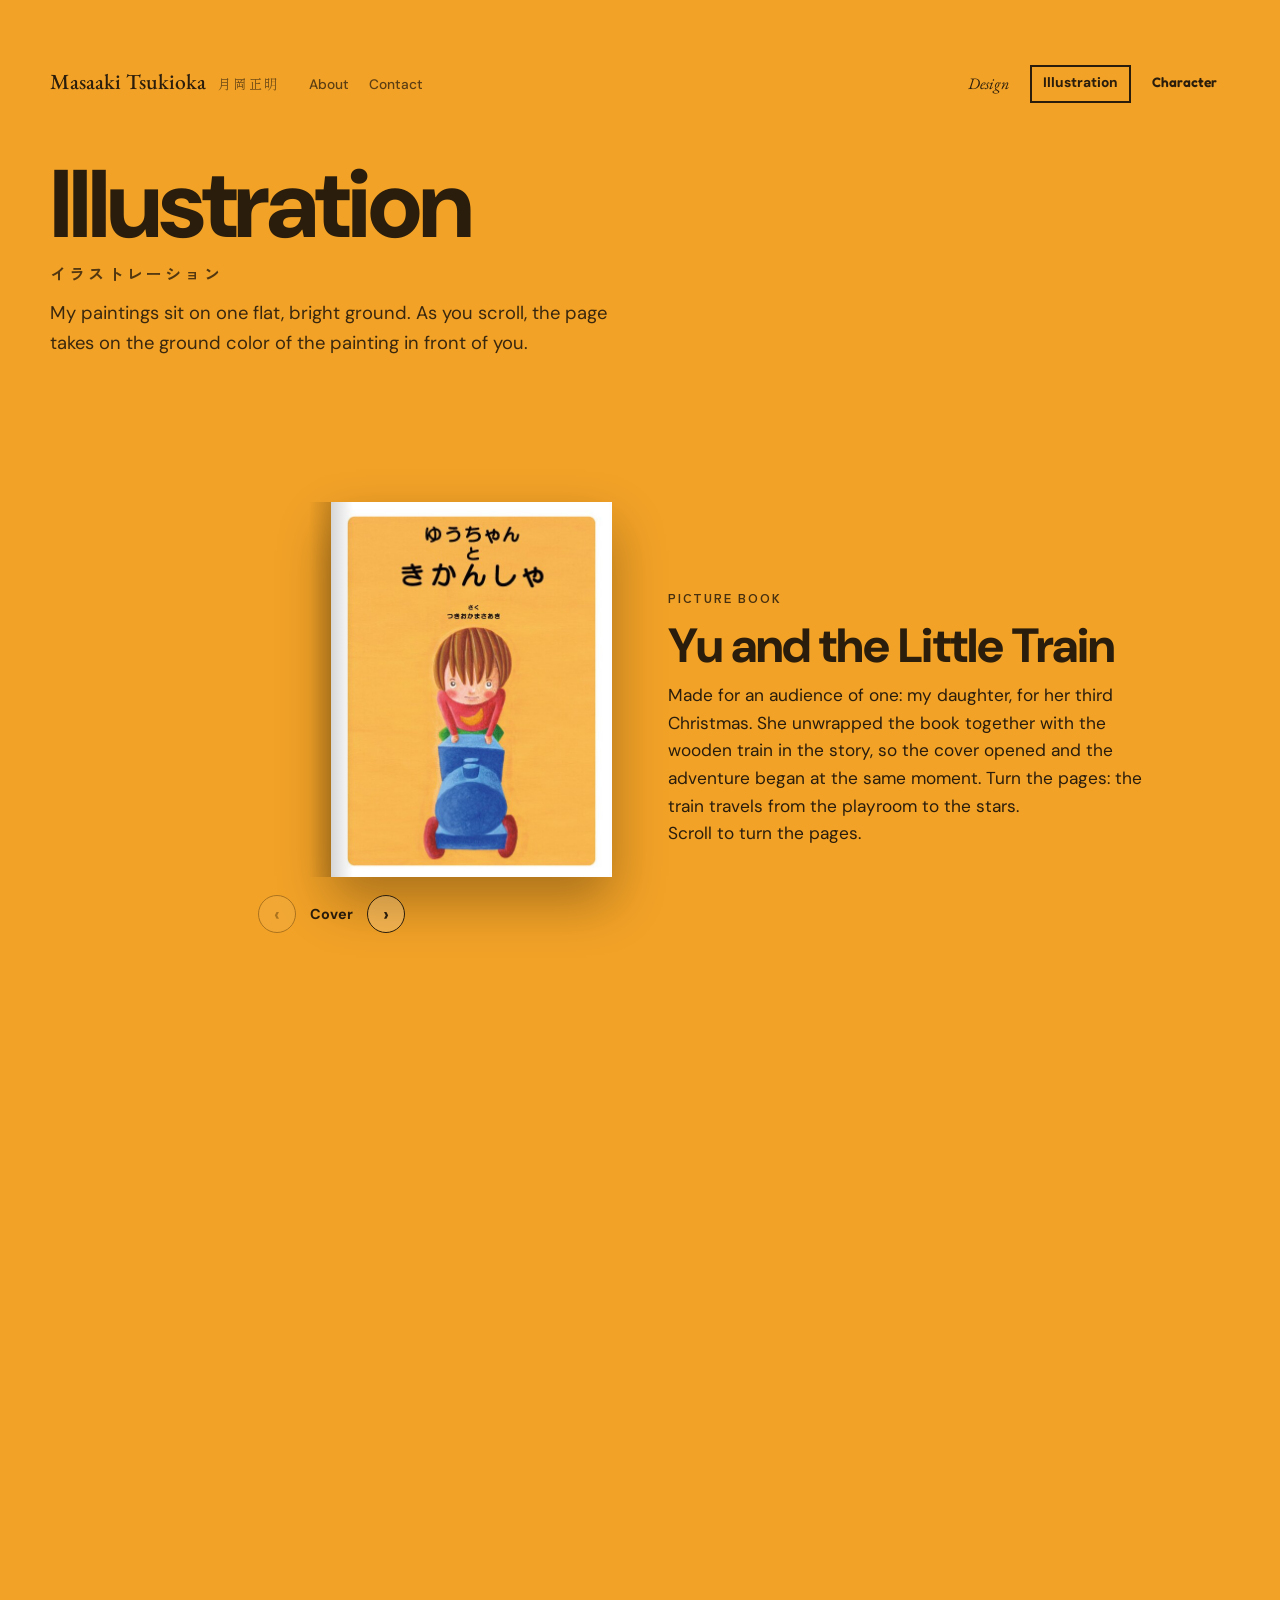
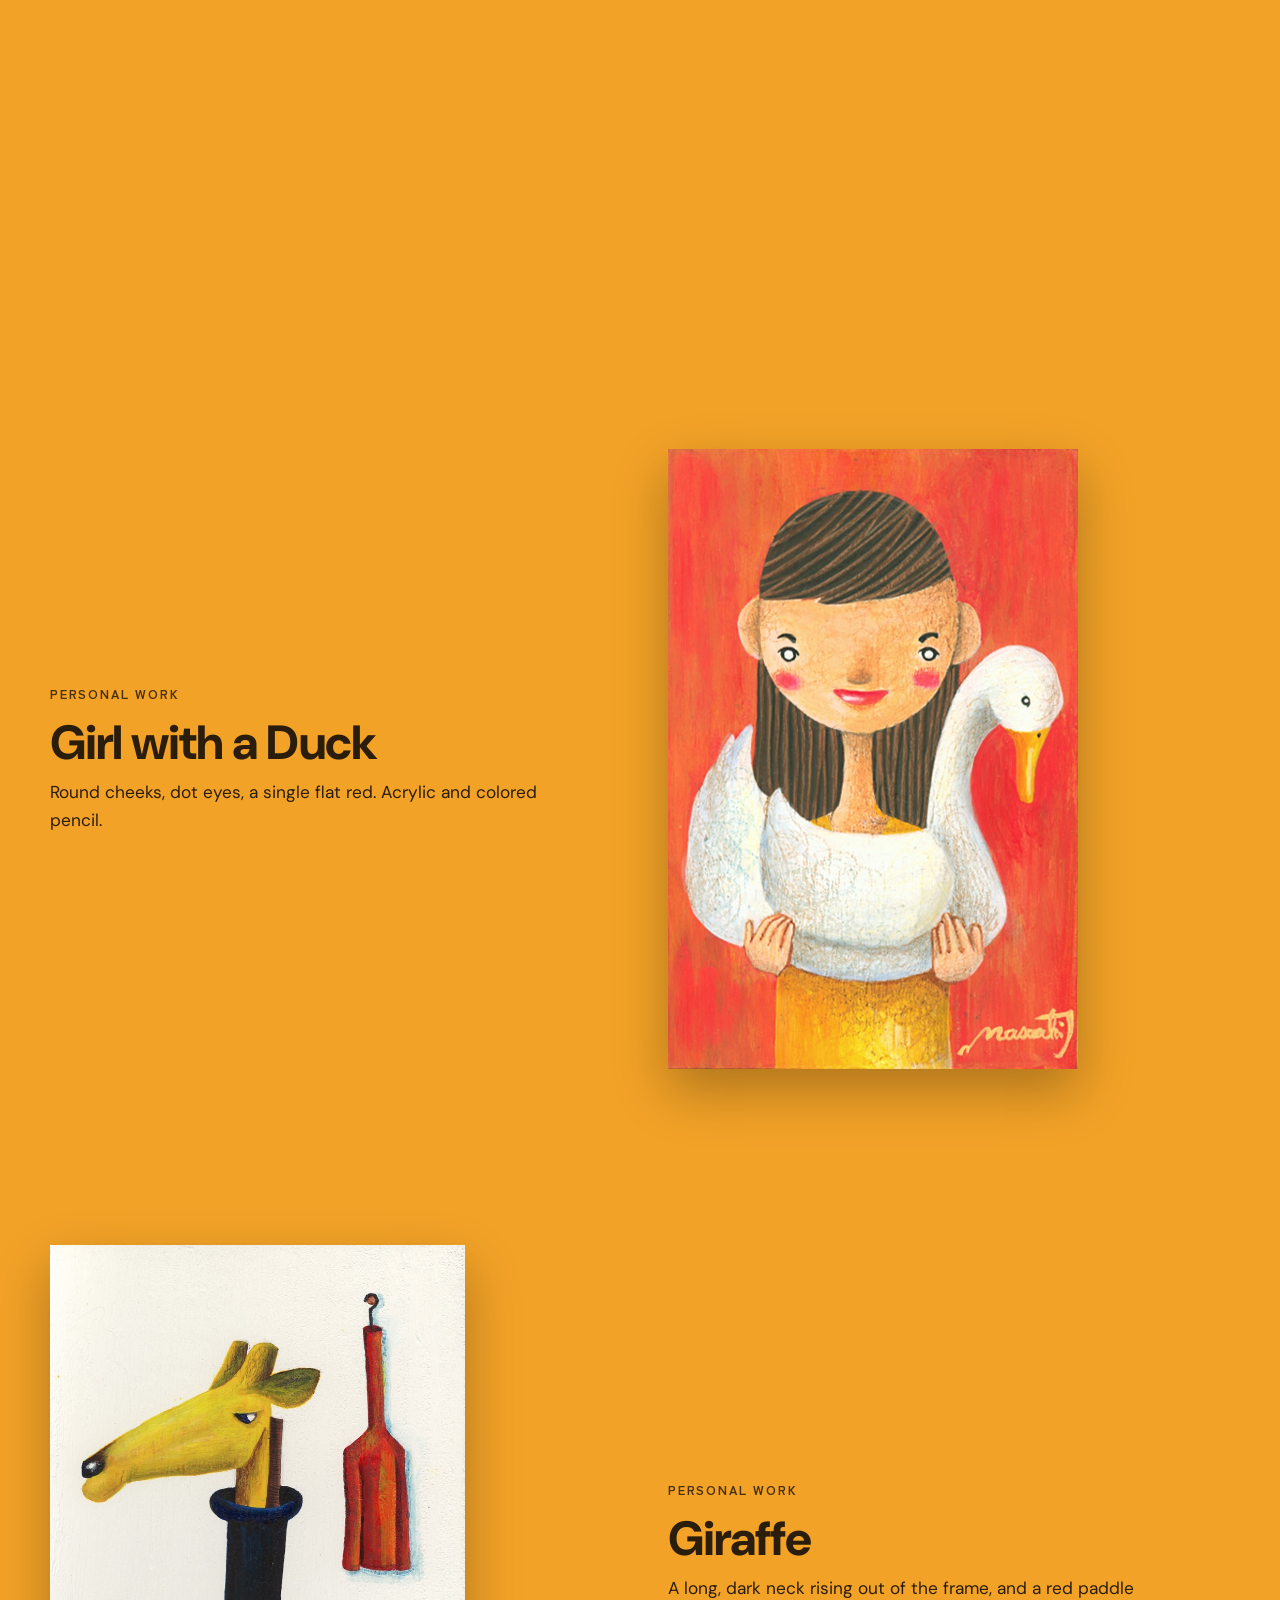
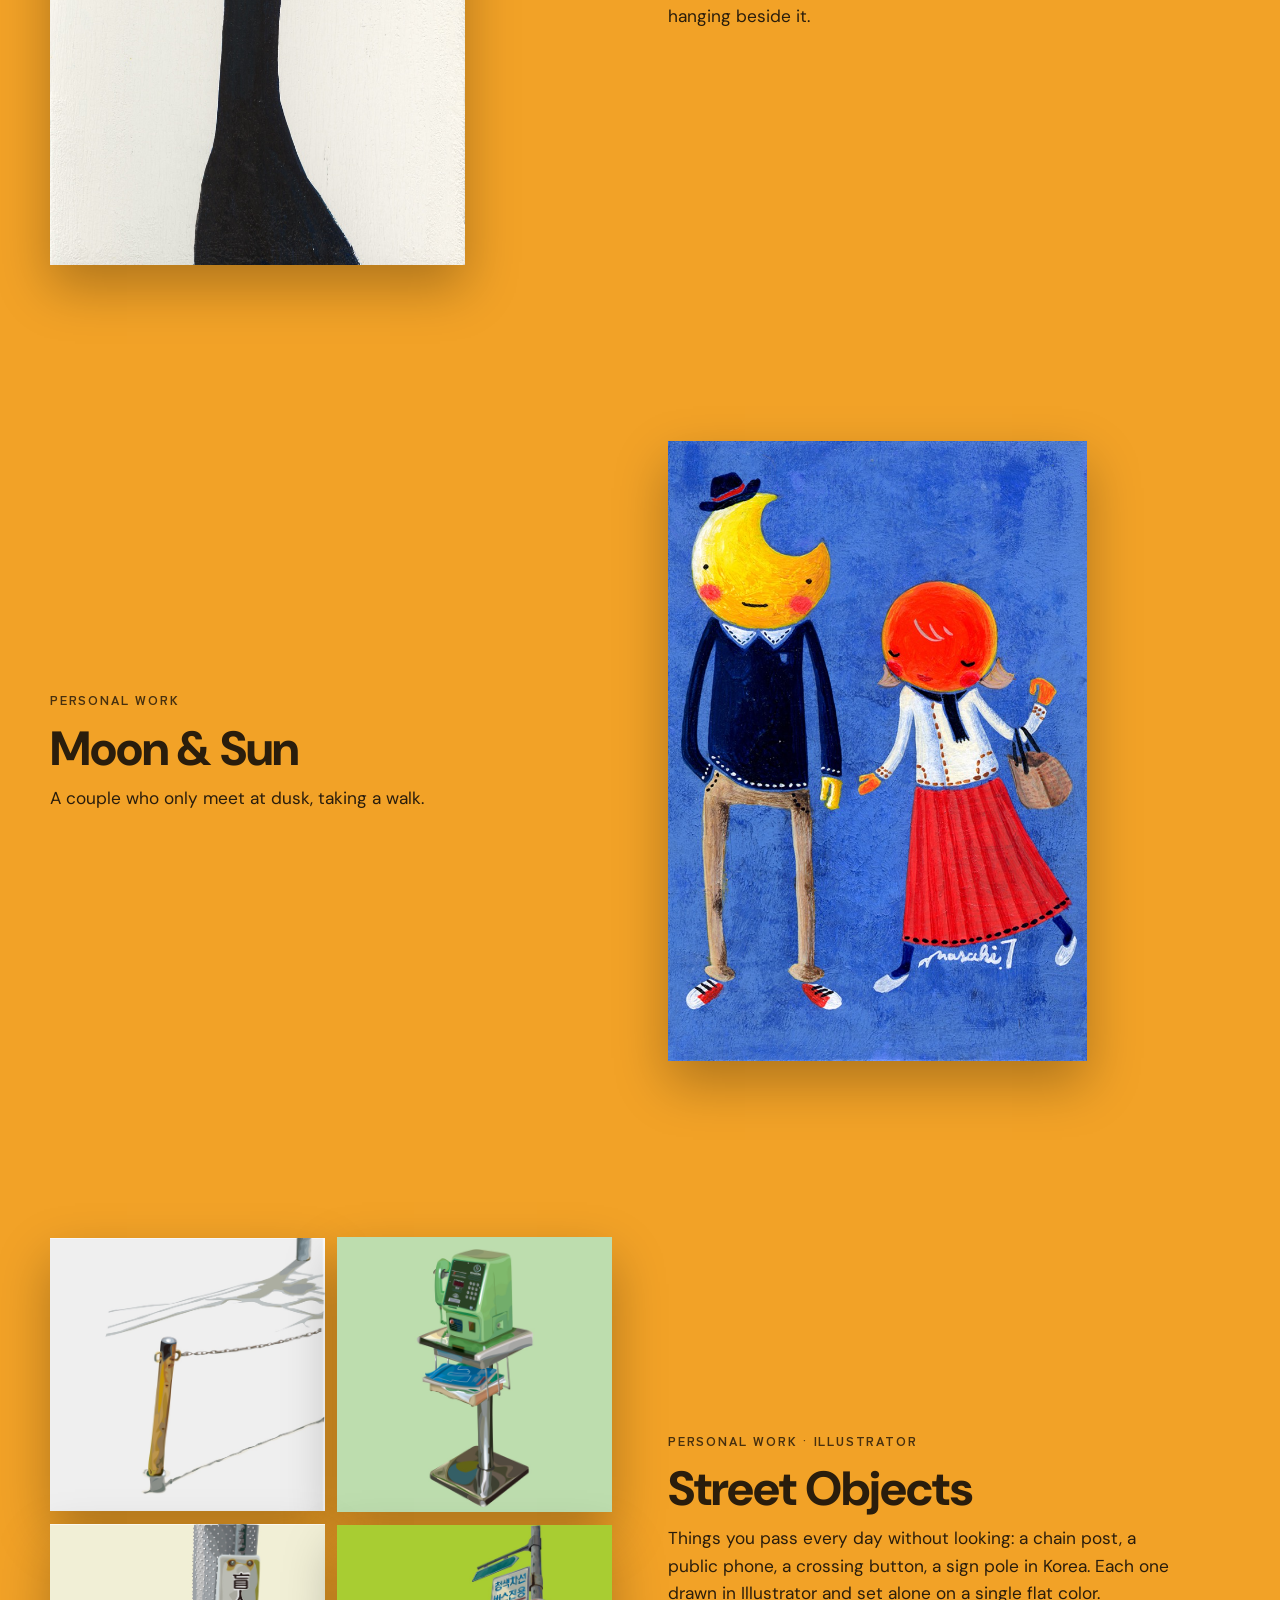
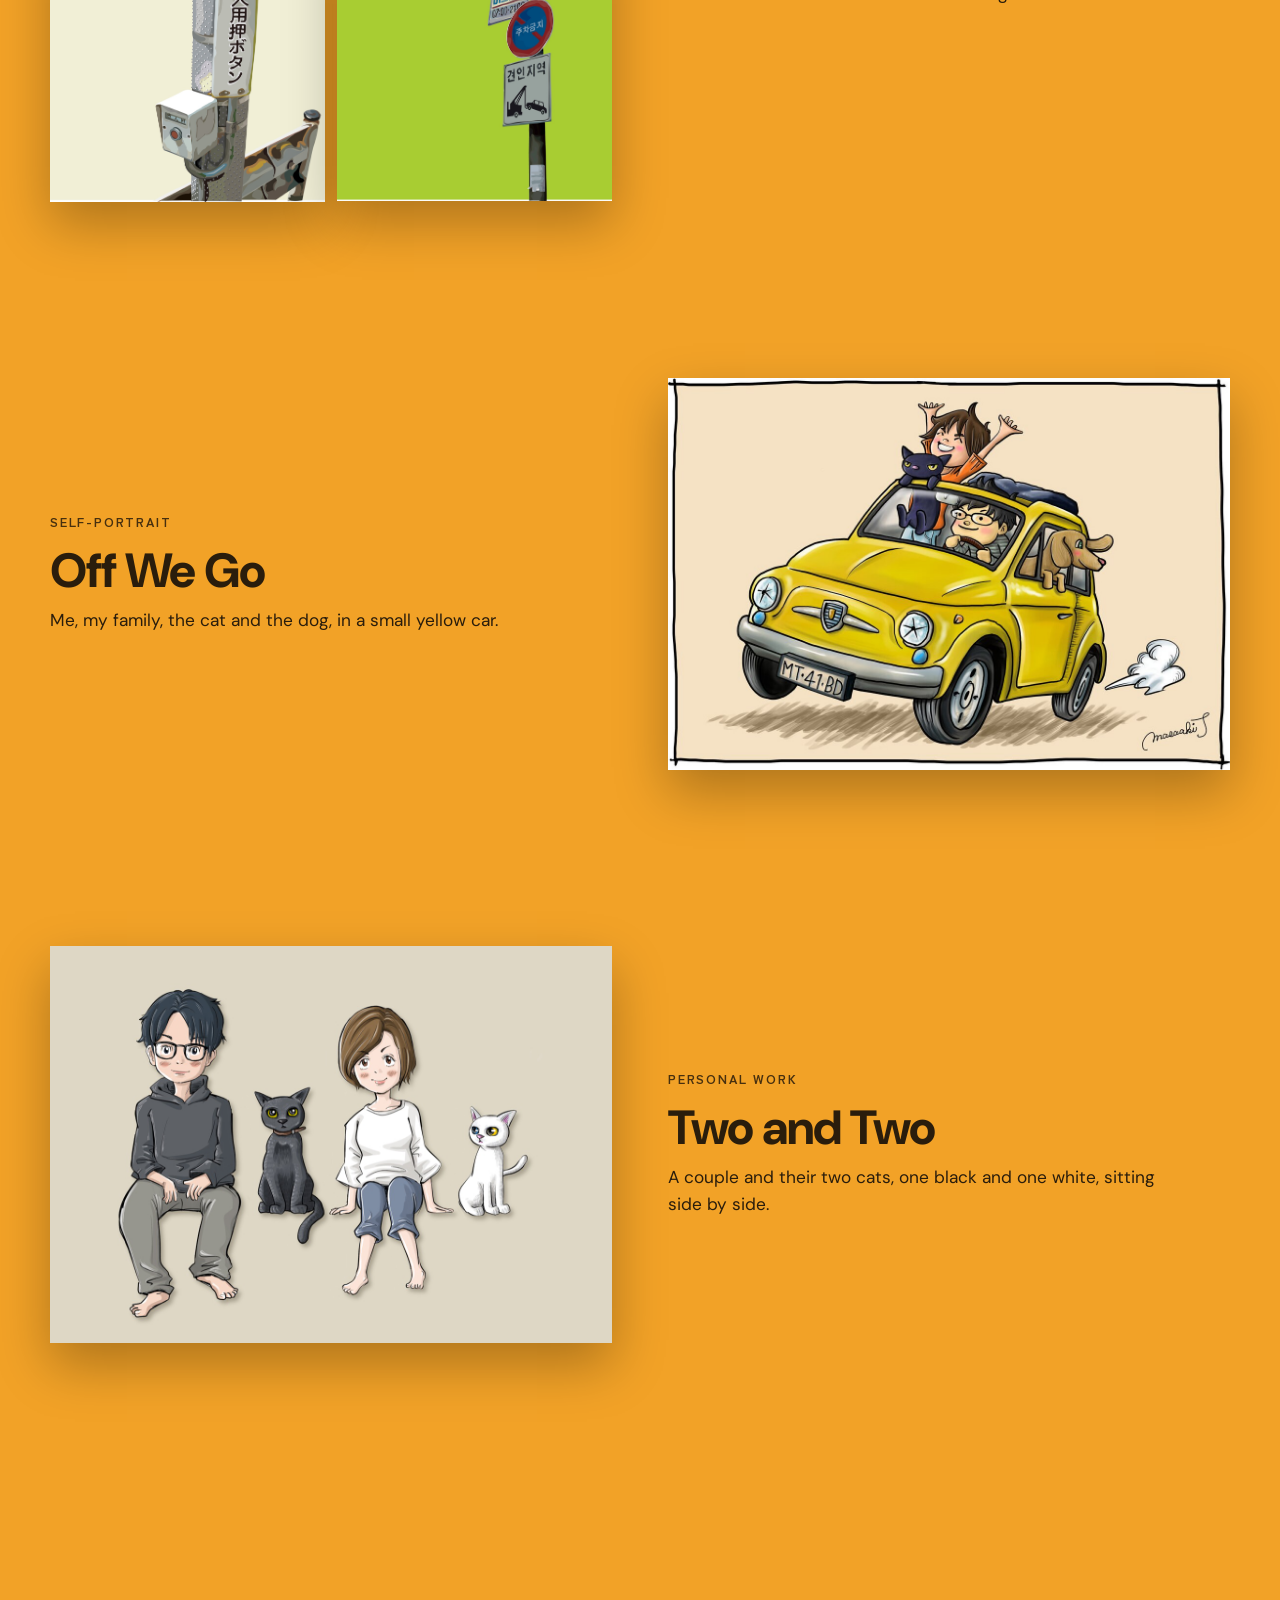
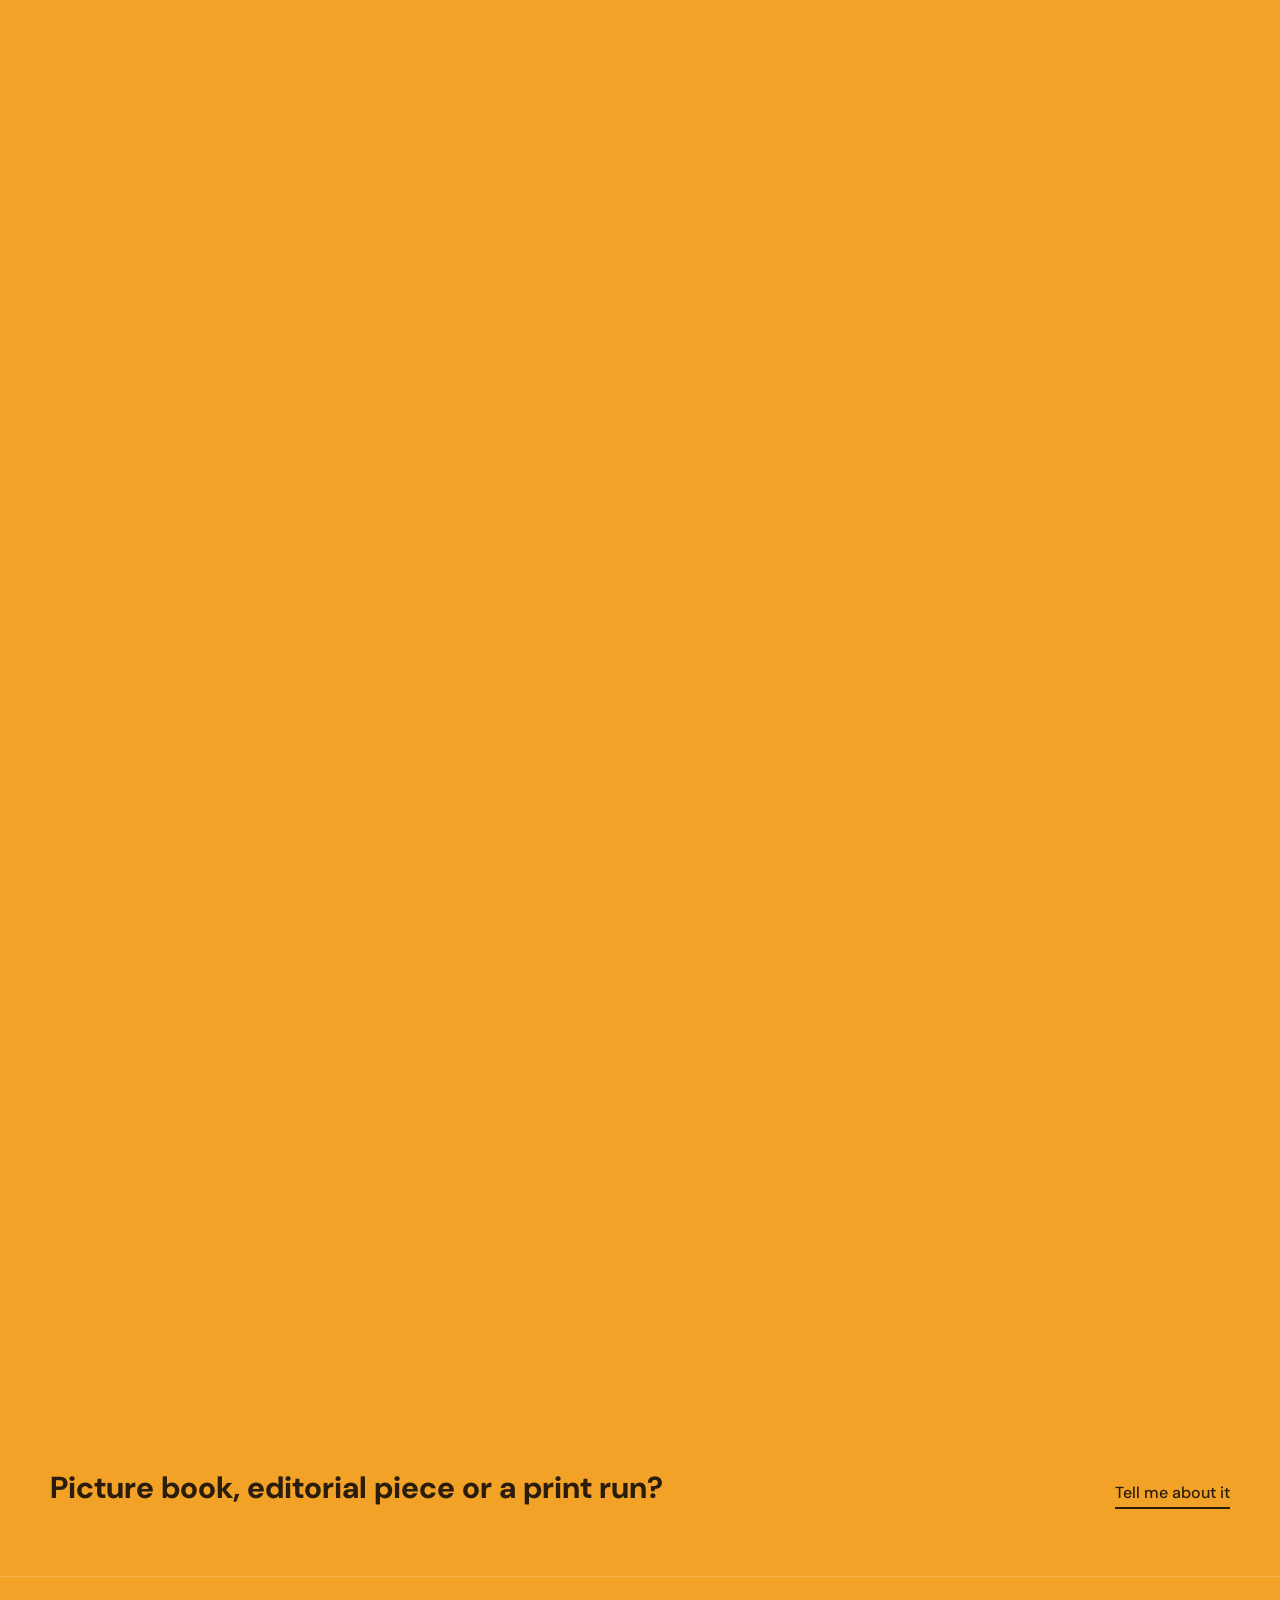
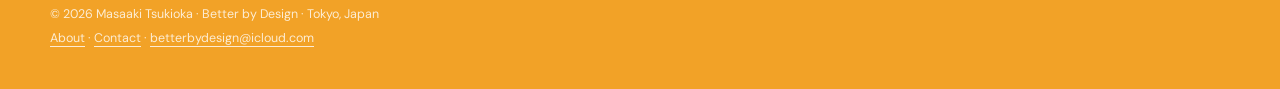
<file: illustration/index.html>
<!doctype html>
<html lang="en">
<head>
<meta charset="utf-8">
<meta name="viewport" content="width=device-width,initial-scale=1,viewport-fit=cover">
<title>Illustration — Masaaki Tsukioka</title>
<meta name="description" content="Picture books, screen prints and personal work in acrylic, colored pencil and gouache by Japanese illustrator Masaaki Tsukioka.">
<meta name="author" content="Masaaki Tsukioka">
<link rel="canonical" href="https://masaakitsukioka.github.io/pf/illustration/">
<meta property="og:type" content="article">
<meta property="og:site_name" content="Masaaki Tsukioka — Better by Design">
<meta property="og:url" content="https://masaakitsukioka.github.io/pf/illustration/">
<meta property="og:title" content="Illustration — Masaaki Tsukioka">
<meta property="og:description" content="Picture books, screen prints and personal work in acrylic, colored pencil and gouache by Japanese illustrator Masaaki Tsukioka.">
<meta property="og:image" content="https://masaakitsukioka.github.io/pf/assets/og/illustration.jpg">
<meta property="og:image:width" content="1200">
<meta property="og:image:height" content="630">
<meta property="og:locale" content="en_US">
<meta name="twitter:card" content="summary_large_image">
<meta name="theme-color" content="#ffffff">
<link rel="preconnect" href="https://fonts.googleapis.com">
<link rel="preconnect" href="https://fonts.gstatic.com" crossorigin>
<link rel="stylesheet" href="https://fonts.googleapis.com/css2?family=EB+Garamond:ital,wght@0,400;0,500;1,400&family=Shippori+Mincho:wght@400;500;700&family=DM+Sans:opsz,wght@9..40,400;9..40,500;9..40,700;9..40,800&family=Zen+Kaku+Gothic+New:wght@400;700&family=Fredoka:wght@500;600;700&family=Zen+Maru+Gothic:wght@500;700&family=Caveat:wght@600&display=swap">
<link rel="stylesheet" href="../assets/site.css?v=20261123f">
<script>try{var w=sessionStorage.getItem('wipe');if(w&&!matchMedia('(prefers-reduced-motion: reduce)').matches)document.documentElement.setAttribute('data-wipe',w);}catch(e){}</script>
</head>
<body data-world="illustration" data-root="../">
<a class="skip" href="#main">Skip to content</a>
<div class="wipe" id="wipe" aria-hidden="true"></div>
<dialog class="lb" id="lb" aria-label="Enlarged work"><img alt=""><button type="button" class="lb-x" aria-label="Close">×</button><button type="button" class="lb-p" aria-label="Previous">‹</button><button type="button" class="lb-n" aria-label="Next">›</button><span class="lb-c"></span></dialog>
<section class="view" id="illustration">
  <div class="head g" id="main"><div class="in">
    <div class="bar" style="padding-top:0">
      <div class="id"><a class="who" href="../" data-w="home"><b>Masaaki Tsukioka</b><span lang="ja">月岡正明</span></a><nav class="links" aria-label="Site"><a href="../about/" data-w="about">About</a><a href="../contact/" data-w="contact">Contact</a></nav></div>
      <nav class="switch" aria-label="Worlds"><a class="s-d" href="../design/" data-w="design">Design</a><a class="s-i" href="../illustration/" data-w="illustration" aria-current="page">Illustration</a><a class="s-c" href="../character/" data-w="character">Character</a></nav>
    </div>
    <h1 style="margin-top:36px">Illustration<span lang="ja">イラストレーション</span></h1>
    <p>My paintings sit on one flat, bright ground. As you scroll, the page takes on the ground color of the painting in front of you.</p>
  </div></div>

  <div class="scrub" id="yu" data-run="460"><div class="band g pin" data-bg="#f2a227" data-fg="#2a1d0c"><div class="in">
    <div class="art"><div class="fbook" data-seq="book" id="flip" role="img" aria-label="Yu and the Little Train, cover">
      <div class="base" id="fbBase"></div><div class="pg L" id="fbL"></div><div class="pg R" id="fbR"></div>
      <div class="leaf" id="fbLeaf"><div class="face front" id="fbFront"></div><div class="face back" id="fbBack"></div></div>
      <div class="spine"></div></div>
      <div class="flipnav"><button type="button" id="fbPrev" aria-label="Previous spread">‹</button><span id="fbCount" aria-live="polite">Cover</span><button type="button" id="fbNext" aria-label="Next spread">›</button></div></div>
    <div><p class="kind">Picture book</p><h2>Yu and the Little Train</h2><p>Made for an audience of one: my daughter, for her third Christmas. She unwrapped the book together with the wooden train in the story, so the cover opened and the adventure began at the same moment. Turn the pages: the train travels from the playroom to the stars.</p><p class="how" id="fbHow">Scroll to turn the pages.</p></div>
  </div></div><div class="run"></div></div>
  <div class="band g rev" id="duck" data-bg="#d63c1f" data-fg="#ffffff"><div class="in">
    <div class="art"><button type="button" class="pc" data-src="../img/l/duck.jpg"><img src="../img/duck.jpg" alt="Girl holding a white duck" loading="lazy"></button></div>
    <div><p class="kind">Personal work</p><h2>Girl with a Duck</h2><p>Round cheeks, dot eyes, a single flat red. Acrylic and colored pencil.</p></div>
  </div></div>
  <div class="band g" id="giraffe" data-bg="#efe8d8" data-fg="#2a2620"><div class="in">
    <div class="art"><button type="button" class="pc" data-src="../img/l/giraffe.jpg"><img src="../img/giraffe.jpg" alt="A giraffe beside a hanging red paddle" loading="lazy"></button></div>
    <div><p class="kind">Personal work</p><h2>Giraffe</h2><p>A long, dark neck rising out of the frame, and a red paddle hanging beside it.</p></div>
  </div></div>
  <div class="band g rev" id="moon-sun" data-bg="#2b63c9" data-fg="#ffffff"><div class="in">
    <div class="art"><button type="button" class="pc" data-src="../img/l/moon-sun.jpg"><img src="../img/moon-sun.jpg" alt="Moon and sun couple" loading="lazy"></button></div>
    <div><p class="kind">Personal work</p><h2>Moon &amp; Sun</h2><p>A couple who only meet at dusk, taking a walk.</p></div>
  </div></div>
  <div class="band g" id="street-objects" data-bg="#a9cd34" data-fg="#1d2410"><div class="in">
    <div class="art row"><button type="button" class="pc" data-src="../img/l/ai-chain.jpg"><img src="../img/w/ai-chain.jpg" alt="A chain post and its long shadow on white" loading="lazy"></button><button type="button" class="pc" data-src="../img/l/ai-phone.jpg"><img src="../img/w/ai-phone.jpg" alt="A green public telephone on pale green" loading="lazy"></button><button type="button" class="pc" data-src="../img/l/ai-signal.jpg"><img src="../img/w/ai-signal.jpg" alt="A push-button box for a pedestrian signal on cream" loading="lazy"></button><button type="button" class="pc" data-src="../img/l/ai-korea.jpg"><img src="../img/w/ai-korea.jpg" alt="Korean road signs on a lamppost against lime green" loading="lazy"></button></div>
    <div><p class="kind">Personal work · Illustrator</p><h2>Street Objects</h2><p>Things you pass every day without looking: a chain post, a public phone, a crossing button, a sign pole in Korea. Each one drawn in Illustrator and set alone on a single flat color.</p></div>
  </div></div>
  <div class="band g rev" id="off-we-go" data-bg="#f6efe2" data-fg="#2a2620"><div class="in">
    <div class="art"><button type="button" class="pc" data-src="../img/yellow-car.jpg"><img src="../img/yellow-car.jpg" alt="The artist and family in a yellow car" loading="lazy"></button></div>
    <div><p class="kind">Self-portrait</p><h2>Off We Go</h2><p>Me, my family, the cat and the dog, in a small yellow car.</p></div>
  </div></div>
  <div class="band g" id="two-and-two" data-bg="#d2c8b3" data-fg="#2a2620"><div class="in">
    <div class="art"><button type="button" class="pc" data-src="../img/l/two-cats.jpg"><img src="../img/w/two-cats.jpg" alt="A couple sitting side by side with their black cat and white cat" loading="lazy"></button></div>
    <div><p class="kind">Personal work</p><h2>Two and Two</h2><p>A couple and their two cats, one black and one white, sitting side by side.</p></div>
  </div></div>
  <div class="band g rev" id="quiet-landscapes" data-bg="#ffffff" data-fg="#1b1c20"><div class="in">
    <div class="art row"><button type="button" class="pc" data-src="../img/l/silk01.jpg"><img src="../img/w/silk01.jpg" alt="Screen print 1 of 6" loading="lazy"></button><button type="button" class="pc" data-src="../img/l/silk02.jpg"><img src="../img/w/silk02.jpg" alt="Screen print 2 of 6" loading="lazy"></button><button type="button" class="pc" data-src="../img/l/silk03.jpg"><img src="../img/w/silk03.jpg" alt="Screen print 3 of 6" loading="lazy"></button><button type="button" class="pc" data-src="../img/l/silk04.jpg"><img src="../img/w/silk04.jpg" alt="Screen print 4 of 6" loading="lazy"></button><button type="button" class="pc" data-src="../img/l/silk05.jpg"><img src="../img/w/silk05.jpg" alt="Screen print 5 of 6" loading="lazy"></button><button type="button" class="pc" data-src="../img/l/silk06.jpg"><img src="../img/w/silk06.jpg" alt="Screen print 6 of 6" loading="lazy"></button></div>
    <div><p class="kind">Screen prints</p><h2>Quiet Landscapes</h2><p>Six screen prints. Large fields of flat color with one small motif: a boat, a bridge, clouds, a road, a goat on a hill, a city under a vermilion sky.</p></div>
  </div></div>
  <div class="band g" id="bow-wolf" data-bg="#5f7f45" data-fg="#ffffff"><div class="in">
    <div class="art"><button type="button" class="pc" data-src="../img/bow-wolf.jpg"><img src="../img/bow-wolf.jpg" alt="Two young hunters riding a wolf down a mountain path" loading="lazy"></button></div>
    <div><p class="kind">Personal work</p><h2>Bow &amp; Wolf</h2><p>Two young hunters and their wolf, charging down a mountain path.</p></div>
  </div></div>
  <div class="band g rev" id="monsters" data-bg="#ffffff" data-fg="#1b1c20"><div class="in">
    <div class="art"><button type="button" class="pc" data-src="../img/l/obake.jpg"><img src="../img/w/obake.jpg" alt="Three little monsters: a mummy, a top-hatted ghoul and Frankenstein's monster" loading="lazy"></button></div>
    <div><p class="kind">Personal work</p><h2>Three Little Monsters</h2><p>A mummy, a ghoul in a top hat and Frankenstein's monster, lined up and trying their best to look scary.</p></div>
  </div></div>
  <div class="band g" id="rabbit" data-bg="#e9e2c4" data-fg="#2a2620"><div class="in">
    <div class="art"><button type="button" class="pc" data-src="../img/l/rabbit.jpg"><img src="../img/rabbit.jpg" alt="A rabbit with headphones, eyes closed" loading="lazy"></button></div>
    <div><p class="kind">Personal work</p><h2>Rabbit</h2><p>A rabbit with headphones, eyes closed, lost in the music.</p></div>
  </div></div>
  <div class="band g rev" id="gouache" data-bg="#22396f" data-fg="#ffffff"><div class="in">
    <div class="art row"><button type="button" class="pc" data-src="../img/w/98gn18.jpg"><img src="../img/w/98gn18.jpg" alt="A bird reading by lamplight" loading="lazy"></button><button type="button" class="pc" data-src="../img/w/98gn19.jpg"><img src="../img/w/98gn19.jpg" alt="A creature holding a small flame" loading="lazy"></button><button type="button" class="pc" data-src="../img/w/98gn20.jpg"><img src="../img/w/98gn20.jpg" alt="A frog under an umbrella" loading="lazy"></button></div>
    <div><p class="kind">Mixed media · acrylic gouache</p><h2>Small Worlds in Gouache</h2><p>Acrylic gouache over a textured ground: a bird by lamplight, a creature with a small flame, a frog waiting out the rain.</p></div>
  </div></div>
  <div class="g"><div class="in cta"><p>Picture book, editorial piece or a print run?</p><a href="../contact/" data-w="contact">Tell me about it</a></div></div>
</section>
<div class="g site-foot"><div class="in"><p>© 2026 Masaaki Tsukioka · Better by Design · Tokyo, Japan</p><p><a href="../about/" data-w="about">About</a> · <a href="../contact/" data-w="contact">Contact</a> · <a href="mailto:betterbydesign@icloud.com">betterbydesign@icloud.com</a></p></div></div>
<script src="../assets/site.js"></script>
<script data-goatcounter="https://tsukioka.goatcounter.com/count" async src="//gc.zgo.at/count.js"></script>
</body>
</html>
</file>
<file: assets/site.css>
/* Three worlds under one name, each with a single committed look.
   Motion rule: every movement re-enacts the idea of the work it sits on (見立て),
   nothing moves only to decorate. */
:root{
  color-scheme:light;
  --paper:#ffffff; --ink:#1b1c20; --grey:#73757e; --hair:#e3e3e7; --soft:#f5f5f7;
  --cobalt:#1f5fd1; --sun:#ffc21a; --char-ink:#2a1d0c; --lip:#c8102e;
  --serif:"EB Garamond","Shippori Mincho",Georgia,serif;
  --mincho:"Shippori Mincho","EB Garamond","Hiragino Mincho ProN",serif;
  --sans:"DM Sans","Zen Kaku Gothic New",system-ui,-apple-system,"Hiragino Sans",sans-serif;
  --gothic:"Zen Kaku Gothic New","DM Sans","Hiragino Sans",sans-serif;
  --round:"Fredoka","Zen Maru Gothic","Hiragino Maru Gothic ProN",system-ui,sans-serif;
  --maru:"Zen Maru Gothic","Fredoka","Hiragino Maru Gothic ProN",sans-serif;
  --hand:"Caveat","Segoe Print","Bradley Hand",cursive;
  --ease:cubic-bezier(.7,0,.2,1);
}
*{box-sizing:border-box}
body{margin:0;background:var(--paper);color:var(--ink);font-family:var(--sans);font-size:16px;line-height:1.6}
img{max-width:100%;display:block}
a{color:inherit}
a:focus-visible,button:focus-visible{outline:2px solid currentColor;outline-offset:3px}
.g{padding-left:max(16px,env(safe-area-inset-left,0px));padding-right:max(16px,env(safe-area-inset-right,0px))}
.in{max-width:1180px;margin:0 auto}
.view[hidden]{display:none!important}
.replay{font:500 .78rem var(--sans);background:none;border:1px solid currentColor;border-radius:999px;padding:3px 12px;cursor:pointer;color:inherit;opacity:.7;margin-top:16px}
.replay:hover{opacity:1}

/* ---------- top bar ---------- */
.bar{display:flex;flex-wrap:wrap;align-items:center;justify-content:space-between;gap:10px 24px;padding-block:20px}
.who{text-decoration:none;display:flex;align-items:baseline;gap:12px}
.who b{font-family:var(--serif);font-weight:500;font-size:1.35rem}
.who span{font-family:var(--mincho);font-size:.82rem;letter-spacing:.18em;opacity:.65}
.switch{display:flex;flex-wrap:wrap;gap:8px}
.switch a{text-decoration:none;font-size:.86rem;padding:5px 12px;border-radius:2px;border:1px solid transparent}
.switch .s-d{font-family:var(--serif);font-size:1rem;font-style:italic}
.switch .s-i{font-family:var(--sans);font-weight:800}
.switch .s-c{font-family:var(--round);font-weight:600;border-radius:999px}
.switch a[aria-current]{border-color:currentColor}

/* ---------- world switch: you cross into another world's paper ---------- */
.wipe{position:fixed;inset:0;z-index:50;pointer-events:none;transform:scaleX(0)}
.wipe.go{animation:wipe .8s var(--ease) forwards}
@keyframes wipe{0%{transform:scaleX(0);transform-origin:left}45%,55%{transform:scaleX(1);transform-origin:left}56%{transform-origin:right}100%{transform:scaleX(0);transform-origin:right}}

/* ---------- HOME ---------- */
#home .intro{padding-block:40px 36px;max-width:760px}
#home h1{margin:0 0 14px;font-family:var(--serif);font-weight:400;font-size:clamp(2rem,4.6vw,3.2rem);line-height:1.12;text-wrap:balance}
#home .intro p{margin:0;color:var(--grey);max-width:58ch}
.doors{display:grid;grid-template-columns:repeat(auto-fit,minmax(min(100%,280px),1fr));gap:16px;padding-bottom:56px}
.door{display:flex;flex-direction:column;justify-content:space-between;min-height:520px;padding:26px;text-decoration:none;overflow:hidden;position:relative}
.door .pic{flex:1;display:grid;place-items:center;padding:18px 0;position:relative}
.door .pic img{max-height:300px;width:auto}
.door small{display:block;opacity:.7;font-size:.82rem}
.door .lead{margin:6px 0 0;font-size:.95rem}
@media (min-width:900px){
  .doors{display:flex}
  .door{flex:1 1 0;transition:flex-grow .6s cubic-bezier(.2,.8,.2,1)}
  .doors:hover .door{flex-grow:.85}
  .doors .door:hover,.doors .door:focus-visible{flex-grow:1.4}
}
.d-design{background:var(--paper);border:1px solid var(--hair)}
.d-design h2{font-family:var(--serif);font-weight:400;font-size:2.1rem;margin:0;line-height:1.05}
.d-design small{font-family:var(--mincho);letter-spacing:.2em}
.d-design .lead{font-family:var(--serif);font-style:italic;color:var(--grey)}
/* the design door shows the trick in miniature: a glyph that is also a wrestler */
.d-design .glyph{position:absolute;inset:0;display:grid;place-items:center;font-family:var(--mincho);font-weight:500;font-size:190px;line-height:1;transition:opacity .6s ease}
.d-design .pic img{opacity:0;transition:opacity .6s ease}
.d-design:hover .glyph,.d-design:focus-visible .glyph{opacity:0}
.d-design:hover .pic img,.d-design:focus-visible .pic img{opacity:1}
.d-illust{background:var(--cobalt);color:#fff}
.d-illust h2{font-family:var(--sans);font-weight:800;font-size:2.1rem;margin:0;line-height:1.05}
.d-illust small{font-family:var(--gothic);letter-spacing:.1em}
.d-illust .pic img{box-shadow:0 18px 40px rgba(0,0,30,.35)}
.d-char{background:var(--sun);color:var(--char-ink)}
.d-char h2{font-family:var(--round);font-weight:700;font-size:2.2rem;margin:0;line-height:1;position:relative;display:inline-block}
.d-char small{font-family:var(--maru);font-weight:700}
.d-char .crew{display:flex;align-items:flex-end;justify-content:center}
.d-char .crew img{height:190px;width:auto;margin:0 -14px;transition:margin .6s cubic-bezier(.2,.8,.2,1),transform .6s cubic-bezier(.2,.8,.2,1);transform-origin:bottom center}
@media (min-width:900px){.doors .d-char:hover .crew img,.doors .d-char:focus-visible .crew img{margin:0 6px;transform:scale(1.12)}.doors:hover .d-char:not(:hover) .crew img{margin:0 -22px;transform:scale(.94)}}

/* ---------- DESIGN world ---------- */
#design .bar{position:sticky;top:env(safe-area-inset-top,0px);background:var(--paper);z-index:5}
#design .head{padding-block:56px 40px;border-bottom:1px solid var(--hair)}
#design .head h1{margin:0;font-family:var(--serif);font-weight:400;font-size:clamp(2.4rem,6vw,4.4rem);line-height:1}
#design .head h1 span{display:block;font-family:var(--mincho);font-size:.9rem;letter-spacing:.3em;color:var(--grey);margin-top:14px}
#design .head p{font-family:var(--serif);font-size:1.25rem;font-style:italic;color:var(--grey);margin:18px 0 0;max-width:46ch}
.dw{display:grid;grid-template-columns:minmax(0,1.25fr) minmax(0,1fr);gap:28px 56px;padding-block:56px;border-bottom:1px solid var(--hair);align-items:center}
.dw.alt .stage{order:2}
.stage{background:var(--soft);position:relative;aspect-ratio:4/3;overflow:hidden;display:grid;place-items:center;max-width:100%}
.stage > img{max-height:88%;max-width:88%;width:auto;height:auto}
.dw h2{font-family:var(--serif);font-weight:400;font-size:clamp(1.6rem,3vw,2.2rem);line-height:1.15;margin:0 0 8px;text-wrap:balance}
.dw .meta{font-family:var(--serif);font-style:italic;color:var(--grey);margin:0 0 18px}
.dw .meta b{font-style:normal;font-weight:500;color:var(--cobalt);font-size:.78rem;letter-spacing:.12em;text-transform:uppercase;margin-right:10px;font-family:var(--sans)}
.dw p{font-family:var(--serif);font-size:1.12rem;line-height:1.6;margin:0;max-width:44ch}
.dw .how{font-family:var(--sans);font-size:.8rem;color:var(--grey);margin-top:14px;letter-spacing:.02em}
.layer{position:absolute;inset:0;display:grid;place-items:center;transition:opacity .8s ease,transform 1s var(--ease)}
.layer img{max-height:88%;max-width:88%;width:auto}

/* 1. Sumo: 角力 → 角 → the wrestler */
.sumo .kanji{font-family:var(--mincho);font-weight:500;font-size:clamp(90px,14vw,180px);line-height:1;display:flex;gap:.04em}
.sumo .kanji span{display:inline-block;transition:opacity .8s ease,transform 1s var(--ease)}
.sumo .l-mark,.sumo .l-ring{opacity:0}
.sumo.s1 .k-ryoku{opacity:0;transform:translateX(40%)}
.sumo.s1 .k-kaku{transform:translateX(50%)}
.sumo.s2 .l-kanji{opacity:0;transform:scale(1.15)}
.sumo.s2 .l-mark{opacity:1}
.sumo.s3 .l-mark{opacity:0}
.sumo.s3 .l-ring{opacity:1}

/* 2. TSUBAKI: the lines are written first, then the poster arrives */

/* 3. XXX: three letters, then you read them as kisses */
.xxx .l-photo img{filter:grayscale(1) contrast(.9);transition:filter 1.2s ease}
.xxx .x{position:absolute;left:50%;top:50%;transform:translate(-50%,-50%);font-family:var(--hand);font-size:clamp(70px,12vw,150px);color:#fff;letter-spacing:.08em;text-shadow:0 2px 12px rgba(0,0,0,.25);transition:color 1s ease}
.xxx .read{position:absolute;left:0;right:0;bottom:6%;text-align:center;font-family:var(--serif);font-style:italic;color:#fff;font-size:1.2rem;text-shadow:0 1px 8px rgba(0,0,0,.4)}
.xxx .read span{transition:opacity .6s ease}
.xxx .read .b{position:absolute;left:0;right:0;opacity:0}
.xxx.s1 .x{color:var(--lip)}
.xxx.s1 .l-photo img{filter:none}
.xxx.s1 .read .a{opacity:0}
.xxx.s1 .read .b{opacity:1}

/* 4. Wacoal: the card that gets kept is a card that opens */
.wacoal{perspective:1400px}
.wacoal .l-closed{transform-origin:15% 50%;transition:transform 1.2s var(--ease),opacity .5s ease .7s}
.wacoal .l-open{opacity:0;transform:scale(.94)}
.wacoal.s1 .l-closed{transform:rotateY(-80deg);opacity:0}
.wacoal.s1 .l-open{opacity:1;transform:none;transition-delay:.5s}

/* 5. Eraser car: the line behind it is gone */
.eraser .ers{position:absolute;left:50%;top:50%;height:88%;width:auto;aspect-ratio:525/708;transform:translate(-50%,-50%);box-shadow:0 1px 2px rgba(0,0,0,.1),0 10px 28px rgba(0,0,0,.08);overflow:hidden}
.eraser .ers .car{opacity:0}

/* 6. Tosho card: a book that keeps turning into something else */
.tosho .layer{opacity:0;transform:scale(.97)}
.tosho .layer.on{opacity:1;transform:none}
.tosho .say{position:absolute;right:6%;top:8%;font-family:var(--mincho);font-weight:700;font-size:clamp(38px,6vw,64px);line-height:1;color:var(--ink);transition:opacity .4s}

/* ---------- ILLUSTRATION world ---------- */
#illustration{font-family:var(--sans);color:#fff;background:var(--cobalt);transition:background-color .8s ease,color .8s ease}
#illustration .head{padding-block:64px 56px}
#illustration .head h1{margin:0;font-weight:800;font-size:clamp(2.6rem,8vw,6rem);line-height:.95;letter-spacing:-.03em}
#illustration .head h1 span{display:block;font-family:var(--gothic);font-weight:700;font-size:1rem;letter-spacing:.2em;margin-top:16px;opacity:.8}
#illustration .head p{font-size:1.15rem;max-width:46ch;margin:18px 0 0;opacity:.92}
.band{padding-block:clamp(40px,7vw,88px)}
.band .in{display:grid;grid-template-columns:minmax(0,1fr) minmax(0,1fr);gap:28px 56px;align-items:center}
.band.rev .art{order:2}
.band .art img{margin:0 auto;max-height:620px;width:auto;box-shadow:0 22px 50px rgba(0,0,0,.28)}
.band .art.row{display:grid;grid-template-columns:repeat(3,minmax(0,1fr));gap:12px}
.band h2{font-weight:800;font-size:clamp(1.8rem,4vw,3rem);line-height:1;letter-spacing:-.02em;margin:0 0 12px}
.band .kind{font-family:var(--gothic);font-weight:700;font-size:.8rem;letter-spacing:.14em;text-transform:uppercase;opacity:.85;margin:0 0 14px}
.band p{font-size:1.08rem;margin:0;max-width:42ch}

/* ---------- CHARACTER world ---------- */
#character{background:var(--sun);color:var(--char-ink);font-family:var(--round)}
#character .head{padding-block:56px 24px}
#character .head h1{margin:0;font-weight:700;font-size:clamp(2.6rem,8vw,6rem);line-height:.95}
#character .head h1 span{display:block;font-family:var(--maru);font-size:1rem;margin-top:12px}
#character .head p{font-weight:500;font-size:1.2rem;max-width:44ch;margin:16px 0 0}
.lineup{display:grid;grid-template-columns:repeat(6,minmax(0,1fr));align-items:end;gap:16px clamp(12px,2.5vw,40px);padding-block:28px 12px}
.lineup figure{margin:0;text-align:center;min-width:0}
.lineup img{height:auto;max-height:clamp(130px,20vw,250px);width:auto;max-width:100%;margin:0 auto}
@media (max-width:760px){.lineup{grid-template-columns:repeat(3,minmax(0,1fr));gap:20px 12px}.lineup img{max-height:150px}}
.pill{display:inline-block;background:#fff;border:2.5px solid var(--char-ink);border-radius:999px;padding:2px 12px;font-weight:600;font-size:.86rem;margin-top:6px;white-space:nowrap}
.csec{padding-block:44px}
.csec h2{font-weight:700;font-size:clamp(1.6rem,4vw,2.4rem);margin:0 0 6px}
.csec .sub{font-weight:500;margin:0 0 24px;max-width:56ch}
.cards{display:grid;grid-template-columns:repeat(auto-fit,minmax(min(100%,240px),1fr));gap:20px}
.card{background:#fff;border:3px solid var(--char-ink);border-radius:26px;padding:22px;box-shadow:6px 6px 0 var(--char-ink);min-width:0}
.card .row{display:flex;align-items:flex-end;justify-content:center;gap:6px;min-height:240px;position:relative}
.card .row img{max-height:240px;width:auto;min-width:0;max-width:100%;object-fit:contain}
.card .row:has(img+img) img{flex:1 1 0;width:0}
.card h3{margin:14px 0 2px;font-weight:700;font-size:1.25rem}
.card p{margin:0;font-family:var(--maru);font-weight:500;font-size:.9rem;opacity:.85}
.card .tag{display:inline-block;background:var(--sun);border-radius:999px;padding:1px 10px;font-size:.75rem;font-weight:600;margin-bottom:6px}
/* Noriko & Ren: a character is delivered as a set of views; step through them */
.turn{position:relative;min-height:240px}
.turn img{position:absolute;left:50%;bottom:0;transform:translateX(-50%);max-height:240px;width:auto;opacity:0;transition:opacity .35s}
.turn img.on{opacity:1}
.views{display:flex;gap:6px;margin-top:10px}
.views button{font:600 .75rem var(--round);border:2px solid var(--char-ink);background:#fff;border-radius:999px;padding:1px 10px;cursor:pointer;color:var(--char-ink)}
.views button[aria-pressed="true"]{background:var(--char-ink);color:#fff}
/* Nekojama: a message arrives, then a cat lies down on it */
.chat{background:#8cabd9;border:3px solid var(--char-ink);border-radius:26px;padding:22px clamp(12px,3vw,28px);box-shadow:6px 6px 0 var(--char-ink);display:grid;gap:6px;max-width:760px}
.msg{position:relative;width:min(100%,340px);aspect-ratio:370/320}
.msg:nth-child(even){justify-self:end}
.msg .bubble{position:absolute;left:3%;right:3%;top:44%;height:19%;background:#fff;border-radius:18px;display:flex;align-items:center;padding:0 7%;white-space:nowrap;overflow:hidden;font-family:var(--round);font-weight:600;font-size:clamp(.9rem,2.6vw,1.25rem);color:#222;opacity:0;transform:scale(.6);transform-origin:left center;transition:opacity .3s,transform .4s cubic-bezier(.3,1.5,.5,1)}
.msg .bubble small{font-family:var(--round);font-weight:500;font-size:.7em;opacity:.55;margin-left:.6em}
.msg .cat{position:absolute;inset:0;width:100%;height:100%;opacity:0;transform:translateY(-70%)}
.msg.s1 .bubble{opacity:1;transform:none}
.msg.s2 .cat{opacity:1;transform:none;transition:transform .55s cubic-bezier(.3,1.35,.5,1),opacity .15s}
.msg.s2 .bubble{opacity:0;transition:opacity .2s .35s}
.typing{font:600 .8rem var(--round);color:#fff;opacity:.85;min-height:1.2em}

/* ---------- contact strip ---------- */
.cta{padding-block:56px 64px;display:flex;flex-wrap:wrap;justify-content:space-between;align-items:baseline;gap:16px 40px}
.cta p{margin:0;font-size:clamp(1.3rem,3vw,1.9rem);max-width:30ch;text-wrap:balance}
.cta a{text-decoration:none;border-bottom:2px solid currentColor;padding-bottom:2px;font-weight:500}
#design .cta p{font-family:var(--serif)}
#illustration .cta p{font-weight:800}
#character .cta p{font-weight:700}
footer{font-size:.76rem;padding-block:0 28px;opacity:.7}


/* ================= HOME: the whole body of work, in its three worlds ================= */
.ab{padding-block:44px 52px}
.ab-head{display:flex;flex-wrap:wrap;justify-content:space-between;align-items:baseline;gap:8px 24px;margin-bottom:24px}
.ab-head h3{margin:0}
.ab-head a{font-size:.9rem;text-decoration:none;border-bottom:1px solid currentColor}
.tiles{display:grid;gap:18px}
.tile{text-decoration:none;display:block;min-width:0}
.tile .t-img{display:grid;place-items:center;aspect-ratio:1;overflow:hidden}
.tile img{max-width:100%;max-height:100%;width:auto;height:auto;object-fit:contain}
.tile span{display:block;margin-top:8px;font-size:.85rem;line-height:1.3}
.ab-d{background:#fff;border-top:1px solid var(--hair)}
.ab-d h3{font-family:var(--serif);font-weight:400;font-size:clamp(1.8rem,3.4vw,2.6rem)}
.ab-d .tiles{grid-template-columns:repeat(auto-fill,minmax(min(100%,150px),1fr))}
.ab-d .t-img{background:var(--soft);padding:12%;transition:background .3s}
.ab-d .tile span{font-family:var(--serif);font-size:1rem}
.ab-d .tile:hover .t-img{background:var(--hair)}
.ab-i{background:var(--cobalt);color:#fff}
.ab-i h3{font-family:var(--sans);font-weight:800;font-size:clamp(1.9rem,3.6vw,2.8rem);letter-spacing:-.02em}
.ab-i .tiles{grid-template-columns:repeat(auto-fill,minmax(min(100%,150px),1fr))}
.ab-i .t-img{padding:6%}
.ab-i img{box-shadow:0 10px 24px rgba(0,0,0,.3);transition:transform .4s cubic-bezier(.2,.8,.2,1)}
.ab-i .tile:hover img{transform:translateY(-6px)}
.ab-i .tile span{font-weight:700}
.ab-c{background:var(--sun);color:var(--char-ink)}
.ab-c h3{font-family:var(--round);font-weight:700;font-size:clamp(1.9rem,3.6vw,2.8rem)}
.ab-c .tiles{grid-template-columns:repeat(auto-fill,minmax(min(100%,110px),1fr))}
.ab-c .t-img{aspect-ratio:3/4;align-items:end}
.ab-c img{transition:transform .35s cubic-bezier(.3,1.6,.5,1)}
.ab-c .tile:hover img{transform:translateY(-10px)}
.ab-c .tile span{font-family:var(--round);font-weight:600;text-align:center}

/* ================= staging: entrances in each world's manner ================= */
.pre{opacity:0}
.rv{transition:opacity .8s ease,transform .9s cubic-bezier(.2,.75,.2,1)}
.dw.rv.pre,.band.rv.pre,.rvt.rv.pre{opacity:1}
.dw.pre .stage{clip-path:inset(0 0 100% 0)}
.dw.pre h2,.dw.pre .meta,.dw.pre p,.dw.pre .replay{opacity:0;transform:translateY(14px)}
.dw .stage{transition:clip-path 1s var(--ease)}
.dw h2,.dw .meta,.dw p,.dw .replay{transition:opacity .7s ease .3s,transform .7s ease .3s}
.band.pre .art{opacity:0;transform:translateY(70px)}
.band.pre .in > div:last-child{opacity:0;transform:translateX(-40px)}
.band .art,.band .in > div:last-child{transition:opacity .9s ease,transform 1s cubic-bezier(.2,.8,.2,1)}
.band .in > div:last-child{transition-delay:.15s}
.csec.pre{transform:translateY(40px) scale(.97)}
.csec{transition:opacity .6s ease,transform .7s cubic-bezier(.3,1.45,.5,1)}
.rvt.pre .tile{opacity:0;transform:translateY(24px)}
.rvt .tile{transition:opacity .6s ease,transform .7s cubic-bezier(.2,.8,.2,1)}
.ab-c .rvt.pre .tile{transform:scale(.5) translateY(30px)}
.ab-c .rvt .tile{transition:opacity .4s ease,transform .6s cubic-bezier(.3,1.6,.5,1)}
/* world titles arrive in their own voice */
@keyframes inSerif{from{opacity:0;letter-spacing:.12em}to{opacity:1;letter-spacing:0}}
@keyframes inBold{from{opacity:0;transform:translateY(60%)}to{opacity:1;transform:none}}
@keyframes inPop{0%{opacity:0;transform:scale(.4)}60%{opacity:1;transform:scale(1.08)}100%{transform:scale(1)}}
#design.entered .head h1{animation:inSerif 1.2s var(--ease) both}
#illustration.entered .head h1{animation:inBold .8s cubic-bezier(.2,.8,.2,1) both}
#character.entered .head h1{animation:inPop .7s cubic-bezier(.3,1.5,.5,1) both;transform-origin:left bottom}
#character.entered .lineup figure{animation:inPop .6s cubic-bezier(.3,1.5,.5,1) both}
#character.entered .lineup figure:nth-child(2){animation-delay:.08s}#character.entered .lineup figure:nth-child(3){animation-delay:.16s}#character.entered .lineup figure:nth-child(4){animation-delay:.24s}#character.entered .lineup figure:nth-child(5){animation-delay:.32s}#character.entered .lineup figure:nth-child(6){animation-delay:.4s}
.lineup figure img{transition:transform .35s cubic-bezier(.3,1.6,.5,1)}
.lineup figure:hover img{transform:translateY(-12px)}
.card{transition:transform .3s cubic-bezier(.3,1.6,.5,1),box-shadow .3s}
.card:hover{transform:translate(-3px,-3px);box-shadow:9px 9px 0 var(--char-ink)}

/* ================= picture book: real spreads, the right page turns over ================= */
.fbook{position:relative;width:100%;max-width:680px;margin:0 auto;aspect-ratio:1335/891;perspective:2200px}
.fbook .base{position:absolute;inset:0;background:#f4ead8;box-shadow:0 24px 50px rgba(0,0,0,.3);transition:left .6s var(--ease)}
.fbook .base.closed{left:50%}
.fbook .pg{position:absolute;top:0;bottom:0;width:50%;background-repeat:no-repeat}
.fbook .L{left:0}
.fbook .R{right:0}
.fbook .cover{background-size:cover!important;background-position:center!important}
.fbook .blank{background:transparent!important}
.fbook .spine{position:absolute;top:0;bottom:0;left:50%;width:44px;margin-left:-22px;background:linear-gradient(90deg,transparent,rgba(0,0,0,.16) 50%,transparent);pointer-events:none;z-index:4}
.leaf{position:absolute;top:0;bottom:0;width:50%;transform-style:preserve-3d;z-index:3;display:none}
.leaf.next{left:50%;transform-origin:left center}
.leaf.prev{left:0;transform-origin:right center}
.leaf .face{position:absolute;inset:0;background-repeat:no-repeat;backface-visibility:hidden;-webkit-backface-visibility:hidden;background-color:#f4ead8}
.leaf .back{transform:rotateY(180deg)}
.leaf .face::after{content:"";position:absolute;inset:0;pointer-events:none;background:linear-gradient(90deg,rgba(0,0,0,.22),transparent 55%);opacity:0;animation:none}
.leaf.turning{display:block}
.leaf.turning .face::after{opacity:var(--sh,0)}
@keyframes shade{0%{opacity:0}50%{opacity:1}100%{opacity:0}}
.flipnav{display:flex;align-items:center;justify-content:center;gap:14px;margin-top:18px;font-weight:700;font-size:.9rem}
.flipnav button{font:inherit;font-size:1.2rem;line-height:1;background:rgba(255,255,255,.18);color:inherit;border:1.5px solid currentColor;border-radius:999px;width:38px;height:38px;cursor:pointer}
.flipnav button:disabled{opacity:.35;cursor:default}

@media (max-width:760px){
  .dw,.band .in{grid-template-columns:minmax(0,1fr)}
  .dw.alt .stage,.band.rev .art{order:0}
  .door{min-height:420px}
}
/* ================= scroll-driven works: the work stays put, your finger plays it ================= */
.scrub{position:relative}
.scrub > .pin{position:sticky;z-index:1}
.scrub .run{height:0;pointer-events:none}
#design .scrub > .dw{background:var(--paper)}
.scrub .stage *,.scrub .stage svg,.scrub .chat *,.scrub .fbook *{transition:none!important}
.scrub .stage .say{transition:opacity .2s!important}
.dw.pre .stage,.dw.rv .stage{transition:clip-path 1s var(--ease)!important}
.chat{overflow:hidden;height:min(66svh,560px);align-content:start}
.chat .feed{display:grid;gap:6px;will-change:transform}
.chat .msg{width:min(78%,300px)}
.neko-pin{background:var(--sun);padding-top:12px}.neko-pin .sub{margin-bottom:16px}.neko-pin .chat{height:min(58svh,520px)}
.leaf .face::after{animation:none!important}
@media (max-width:760px){
  .scrub .dw .stage{order:2!important}
  .scrub .dw{padding-block:24px;gap:14px}
  .scrub .dw p{font-size:1rem}
  .scrub .band .art{order:2}
  .scrub .band{padding-block:24px}
  .scrub .band .in{gap:14px}
}

/* ================= every piece of a series, edge to edge, no mats ================= */
.series{display:flex;flex-wrap:wrap;gap:12px;padding:0 0 56px;border-bottom:1px solid var(--hair)}
.series::after{content:"";flex:10 1 0}
.pc{all:unset;cursor:zoom-in;display:block;box-sizing:border-box}
.series .pc{flex:var(--r) 1 calc(var(--r)*190px);aspect-ratio:var(--r);max-width:calc(var(--r)*330px)}
.series img,.logos img{width:100%;height:100%;object-fit:contain;display:block;box-shadow:0 1px 2px rgba(0,0,0,.08),0 6px 18px rgba(0,0,0,.06);transition:transform .35s var(--ease)}
.series .pc:hover img{transform:translateY(-4px)}
.pc:focus-visible{outline:2px solid var(--cobalt);outline-offset:3px}
.logos{display:grid;grid-template-columns:repeat(auto-fill,minmax(min(100%,120px),1fr));gap:10px;width:100%}
.logos .pc{aspect-ratio:1;background:#fff;border:1px solid var(--hair);display:grid;place-items:center;padding:14%}
.logos img{box-shadow:none}
.stage .layer img,.stage > img{box-shadow:0 1px 2px rgba(0,0,0,.1),0 10px 28px rgba(0,0,0,.08)}
/* home tiles: one frame size, cropped on purpose; the full works live in each world */
.ab-d .t-img,.ab-i .t-img{aspect-ratio:4/5;padding:0;background:none;display:block;overflow:hidden}
.ab-d .tile img,.ab-i .tile img{width:100%;height:100%;max-width:none;max-height:none;object-fit:cover;object-position:50% 30%;box-shadow:none;transition:transform .6s var(--ease)}
.ab-d .tile img{transform:scale(1.1)}
.ab-i .tile:hover img{transform:scale(1.05)}.ab-d .tile:hover img{transform:scale(1.155)}
.ab-d .tile:hover .t-img{background:none}
.ab-d .t-img{outline:1px solid var(--hair);outline-offset:-1px}
.ab-c .tiles{grid-template-columns:repeat(auto-fill,minmax(min(100%,96px),1fr))}
.ab-c .t-img{aspect-ratio:3/4;display:flex;align-items:flex-end;justify-content:center}
.ab-c .tile img{max-height:100%;max-width:100%;object-fit:contain}
/* every character */
.cast{display:grid;grid-template-columns:repeat(auto-fill,minmax(min(100%,130px),1fr));gap:18px 10px}
.cast .pc{display:flex;flex-direction:column;align-items:center;gap:8px;text-align:center}
.cast img{height:170px;width:100%;object-fit:contain;object-position:bottom;transition:transform .35s cubic-bezier(.3,1.6,.5,1)}
.cast .pc:hover img{transform:translateY(-10px)}
.cast .pill{font-size:.78rem}
.cast .tag{font-size:.68rem;font-weight:600;background:var(--char-ink);color:#fff;border-radius:999px;padding:1px 9px;margin-top:-4px;white-space:nowrap}
/* lightbox */
.lb{border:0;padding:0;background:transparent;max-width:none;max-height:none;width:100vw;height:100dvh;overflow:hidden}
.lb::backdrop{background:rgba(20,20,24,.92)}
.lb[open]{display:grid;place-items:center}
.lb img{max-width:min(92vw,1100px);max-height:84dvh;width:auto;height:auto;object-fit:contain;background:transparent}
.lb button{position:fixed;background:rgba(255,255,255,.12);color:#fff;border:1px solid rgba(255,255,255,.4);border-radius:999px;width:44px;height:44px;font-size:1.4rem;line-height:1;cursor:pointer}
.lb-x{top:14px;right:14px}.lb-p{left:12px;top:50%;transform:translateY(-50%)}.lb-n{right:12px;top:50%;transform:translateY(-50%)}
.lb-c{position:fixed;bottom:16px;left:0;right:0;text-align:center;color:#fff;font:500 .85rem var(--sans);opacity:.8}
@media (max-width:760px){.series{gap:8px;padding-bottom:36px}.series .pc{flex-basis:calc(var(--r)*120px)}.cast img{height:130px}}

/* ================= world switch: one frame that travels and takes on each world's shape ================= */
.switch{position:relative}
.switch a{position:relative;z-index:1}
.switch a[aria-current]{border-color:transparent}
.sw-ind{position:absolute;left:0;top:0;width:0;height:0;pointer-events:none;box-sizing:border-box;border:1px solid currentColor;border-radius:2px;opacity:0;
  --sw:.6s cubic-bezier(.6,0,.2,1);transition:left var(--sw),top var(--sw),width var(--sw),height var(--sw),border-radius var(--sw),border-width var(--sw),opacity .3s}
.sw-ind.on{opacity:1}
.sw-ind.w-d{border-width:1px}
.sw-ind.w-i{border-width:2.5px}
.sw-ind.w-c{border-width:2px}
/* arriving in a world, its frame appears in that world's manner */
@keyframes swRule{from{clip-path:inset(0 100% 0 0)}to{clip-path:inset(0 0 0 0)}}
@keyframes swStroke{from{transform:scaleX(0);transform-origin:left}to{transform:scaleX(1);transform-origin:left}}
@keyframes swPop{0%{transform:scale(.3);opacity:0}60%{transform:scale(1.14);opacity:1}100%{transform:scale(1)}}
.sw-ind.enter.w-d{animation:swRule 1s cubic-bezier(.65,0,.35,1) both}
.sw-ind.enter.w-i{animation:swStroke .45s cubic-bezier(.2,.8,.2,1) both}
.sw-ind.enter.w-c{animation:swPop .55s cubic-bezier(.3,1.5,.5,1) both}

/* phones: the switch is a thumb-sized segmented bar; the frame follows taps and sideways swipes */
@media (max-width:760px){
  .bar .switch{flex:1 1 100%;display:grid;grid-template-columns:repeat(3,1fr);gap:0}
  .bar .switch a{text-align:center;padding:10px 4px;font-size:.92rem}
  .bar .switch .s-d{font-size:1.04rem}
  .sw-ind.dragging{transition:none!important}
}


/* characters: five to a row, room above so the hover lift never clips */
.ab-c .tiles{grid-template-columns:repeat(5,minmax(0,1fr));gap:22px 18px}
.ab-c .t-img{overflow:visible;aspect-ratio:1/1;padding-top:12px}
.ab-c .tile img{max-height:100%;max-width:100%}
.cast{grid-template-columns:repeat(5,minmax(0,1fr));gap:26px 14px}
.cast img{height:190px}
.cast .set img{object-fit:contain}
@media (max-width:760px){.ab-c .tiles,.cast{grid-template-columns:repeat(3,minmax(0,1fr))}.cast img{height:130px}}


/* XXX: the camera walks up to the hand-written XXX on the window, and it turns lipstick red */
.misawa .mp,.isetan .iz,.kasai .kz,.toyo .tz{position:absolute;left:50%;top:50%;height:88%;transform:translate(-50%,-50%);box-shadow:0 1px 2px rgba(0,0,0,.1),0 10px 28px rgba(0,0,0,.08)}
.misawa .mp img,.misawa .mp svg,.isetan .iz img,.isetan .iz svg,.toyo .tz img{position:absolute;inset:0;width:100%;height:100%;max-width:none;max-height:none}
.misawa .mp .real{opacity:0}
.misawa svg{overflow:visible;filter:drop-shadow(0 0 1.2px rgba(0,0,0,.28))}
.misawa path{fill:none;stroke:#fff;stroke-width:3.2;stroke-linecap:round;stroke-linejoin:round}
.misawa .ln2{stroke-width:1.4;opacity:.6}
.misawa .q{stroke-width:2.8}
.misawa .d{opacity:0}
.isetan .iz{aspect-ratio:536/720}
.isetan .sc+.sc{opacity:0}
.kasai .kz{aspect-ratio:518/732;will-change:transform}
.kasai .kz img{position:absolute;max-width:none;max-height:none}
.kasai .kz .bg{inset:0;width:100%;height:100%}
.kasai .kz .logo{left:70.27%;top:15.16%;width:7.07%;height:29.37%;mix-blend-mode:multiply}
.toyo .tz{aspect-ratio:565/724;will-change:transform}
.xxx .zoom{position:absolute;left:50%;top:50%;height:88%;aspect-ratio:522/701;transform:translate(-50%,-50%);transform-origin:24.9% 38.9%;will-change:transform}
.xxx .zoom img{position:absolute;inset:0;width:100%;height:100%;max-width:none;max-height:none;box-shadow:none}
.xxx .zoom .ph{box-shadow:0 1px 2px rgba(0,0,0,.1),0 10px 28px rgba(0,0,0,.08)}
.xxx .zoom .red{opacity:0}
.xxx .read{position:absolute;left:7%;right:7%;bottom:7%;text-align:left;text-shadow:none;font-style:normal;color:var(--ink)}
.xxx .read span{display:block;position:absolute;left:0;bottom:0}
.xxx .read .a{font:500 .72rem/1.4 var(--sans);letter-spacing:.22em;text-transform:uppercase;color:#6b6e76}
.xxx .read .b{font:400 clamp(1.15rem,2.2vw,1.6rem)/1.2 var(--serif);font-style:italic;color:var(--lip);opacity:0}


/* TSUBAKI: the real poster is written onto blank paper, one brush stroke at a time, fast like a calligrapher's hand */
.tsubaki .tsu{position:absolute;left:50%;top:50%;height:88%;width:auto;aspect-ratio:529/692;transform:translate(-50%,-50%);box-shadow:0 1px 2px rgba(0,0,0,.1),0 10px 28px rgba(0,0,0,.08);overflow:visible}



/* Wacoal: opens top to bottom */
.wacoal .layer{perspective:1100px}
.wacoal .l-closed{transform:none!important}
.wacoal .l-closed img{transform-origin:50% 0;backface-visibility:hidden}
.wacoal .l-open{transform:none!important}
.wacoal .l-open img{transform-origin:50% 100%}

@media (prefers-reduced-motion:reduce){
  *,*::before,*::after{transition:none!important;animation:none!important}
}

/* ================= real pages: shared header links, about, contact ================= */
body{background:var(--paper)}
body[data-world="illustration"]{background:var(--cobalt)}
body[data-world="character"]{background:var(--sun)}
.skip{position:absolute;left:12px;top:-60px;z-index:60;background:var(--ink);color:#fff;padding:8px 14px;border-radius:2px;text-decoration:none;font:500 .9rem var(--sans)}
.skip:focus{top:12px}
.bar .id{display:flex;flex-wrap:wrap;align-items:baseline;gap:6px 22px}
.links{display:flex;gap:4px}
.links a{text-decoration:none;font:500 .86rem var(--sans);padding:10px 8px;opacity:.75}
.links a:hover,.links a[aria-current]{opacity:1;text-decoration:underline;text-underline-offset:4px}
@media (max-width:760px){.bar .id{width:100%;justify-content:space-between}.links{margin-left:-8px}}
/* home: who and what, before the doors */
#home .role,.page .role{font:500 .78rem var(--sans);letter-spacing:.14em;text-transform:uppercase;color:var(--grey);margin:0 0 12px}
#home .creds{margin:18px 0 0;font-size:.85rem;color:var(--grey);max-width:62ch}
#home .creds span{color:var(--ink)}
#home .creds span::before{content:"·";margin:0 .6em;color:var(--grey)}
#home .creds span:first-child::before{content:"";margin:0 0 0 .25em}
/* illustration door: full-strength small text (opacity .7 failed contrast) */
.d-illust small{opacity:1}
/* touch screens: the design door plays its trick once when it comes into view */
.d-design.play .glyph{opacity:0}
.d-design.play .pic img{opacity:1}
/* bigger tap areas, same look */
.views button,.flipnav button{position:relative}
.views button::before{content:"";position:absolute;left:-3px;right:-3px;top:-11px;bottom:-11px}
.flipnav button::before{content:"";position:absolute;inset:-4px;border-radius:999px}
.card .views{min-height:24px}
.card:not(:has(.views)) .row{margin-bottom:34px}
/* site footer */
.site-foot{font-size:.78rem;padding-block:28px 36px;border-top:1px solid color-mix(in srgb,currentColor 18%,transparent)}
.site-foot p{margin:0 0 4px;opacity:.8}
.site-foot a{text-decoration:none;border-bottom:1px solid currentColor}
body[data-world="illustration"] .site-foot{color:#fff}
body[data-world="character"] .site-foot{color:var(--char-ink)}
/* the page wipe: first half covers on leaving, second half uncovers on arrival */
.wipe.cover{animation:wipeCover .38s var(--ease) forwards}
.wipe.covered{transform:scaleX(1)}
.wipe.uncover{animation:wipeUncover .42s var(--ease) forwards}
@keyframes wipeCover{from{transform:scaleX(0);transform-origin:left}to{transform:scaleX(1);transform-origin:left}}
@keyframes wipeUncover{from{transform:scaleX(1);transform-origin:right}to{transform:scaleX(0);transform-origin:right}}
/* about / contact */
.page{color:var(--ink)}
.p-head{padding-block:48px 40px;max-width:820px}
.p-head h1{margin:0;font-family:var(--serif);font-weight:400;font-size:clamp(2rem,4.6vw,3.2rem);line-height:1.12;text-wrap:balance}
.p-lead{font-size:1.1rem;color:var(--grey);max-width:60ch;margin:16px 0 0}
.p-lead a{color:var(--ink)}
.page h2{font-family:var(--serif);font-weight:400;font-size:1.6rem;margin:36px 0 12px;line-height:1.2}
.p-grid{display:grid;grid-template-columns:minmax(0,.8fr) minmax(0,1.2fr);gap:32px 64px;padding-block:8px 48px;border-top:1px solid var(--hair);padding-top:40px}
.p-fig{margin:0}
.p-fig img{width:100%;height:auto;box-shadow:0 1px 2px rgba(0,0,0,.08),0 10px 28px rgba(0,0,0,.08)}
.p-fig figcaption{font-size:.82rem;color:var(--grey);margin-top:10px}
.p-text p{font-family:var(--serif);font-size:1.18rem;line-height:1.6;margin:0 0 16px;max-width:58ch}
.p-text h2{margin-top:28px}
.p-cols{display:grid;grid-template-columns:repeat(2,minmax(0,1fr));gap:8px 64px;border-top:1px solid var(--hair);padding-block:8px 64px}
.p-list{list-style:none;margin:0;padding:0}
.p-list li{padding:12px 0;border-bottom:1px solid var(--hair);font-size:.95rem;color:var(--grey)}
.p-list b{display:block;color:var(--ink);font-weight:500}
.p-note{font-size:.82rem;color:var(--grey);margin:14px 0 0;max-width:56ch}
.p-plain{margin:0;color:var(--grey)}
.btn{display:inline-block;font:500 1rem var(--sans);background:var(--ink);color:#fff;border:0;border-radius:2px;padding:14px 22px;text-decoration:none;cursor:pointer;min-height:48px}
.btn:hover{background:#000}
.p-cta{margin-top:24px}
.mail{margin:28px 0 0;display:flex;flex-wrap:wrap;align-items:center;gap:10px 16px}
.mail a{font-family:var(--serif);font-size:clamp(1.4rem,3.4vw,2.2rem);text-decoration:none;border-bottom:2px solid currentColor;overflow-wrap:anywhere}
.copy{font:500 .85rem var(--sans);background:none;border:1px solid var(--ink);border-radius:999px;padding:10px 16px;cursor:pointer;min-height:44px;color:var(--ink)}
.copied{font-size:.85rem;color:var(--grey)}
.svc{display:grid;grid-template-columns:repeat(3,minmax(0,1fr));gap:16px;padding-bottom:48px}
.svc a{display:block;padding:24px;text-decoration:none;min-height:200px;transition:transform .35s var(--ease)}
.svc a:hover{transform:translateY(-4px)}
.svc small{display:block;font-size:.8rem;margin-bottom:6px}
.svc h2{margin:0 0 10px}
.svc p{margin:0;font-size:.95rem}
.svc-d{border:1px solid var(--hair)}
.svc-d h2{font-family:var(--serif)}
.svc-d small{font-family:var(--mincho);letter-spacing:.2em}
.svc-d p{color:var(--grey)}
.svc-i{background:var(--cobalt);color:#fff}
.svc-i h2{font-family:var(--sans);font-weight:800;letter-spacing:-.02em}
.svc-c{background:var(--sun);color:var(--char-ink);border-radius:26px}
.svc-c h2{font-family:var(--round);font-weight:700}
.svc-c small{font-family:var(--maru);font-weight:700}
.brief{display:grid;gap:14px;max-width:560px}
.brief label{display:grid;gap:6px;font-size:.85rem;font-weight:500}
.brief input,.brief select,.brief textarea{font:400 1rem var(--sans);color:var(--ink);background:#fff;border:1px solid #b9bbc2;border-radius:2px;padding:12px;min-height:48px;width:100%}
.brief textarea{resize:vertical}
.brief input:focus,.brief select:focus,.brief textarea:focus{outline:2px solid var(--cobalt);outline-offset:1px;border-color:transparent}
.brief .two{display:grid;grid-template-columns:1fr 1fr;gap:14px}
.brief .btn{justify-self:start}
.brief .hint{font-size:.8rem;color:var(--grey);margin:0}
.brief .err{color:#b3261e;font-size:.85rem;margin:0}
.steps{margin:0;padding:0;list-style:none;counter-reset:s}
.steps li{counter-increment:s;padding:12px 0 12px 44px;border-bottom:1px solid var(--hair);position:relative;color:var(--grey);font-size:.95rem}
.steps li::before{content:counter(s);position:absolute;left:0;top:10px;font-family:var(--serif);font-size:1.5rem;color:var(--ink);line-height:1}
.steps b{display:block;color:var(--ink);font-weight:500}
@media (max-width:760px){
  .p-grid,.p-cols,.svc{grid-template-columns:minmax(0,1fr)}
  .p-grid{gap:24px}
  .svc a{min-height:0}
  .brief .two{grid-template-columns:1fr}
}
html[data-wipe] .wipe{transform:scaleX(1);background:#fff}
html[data-wipe="design"] .wipe{background:#1b1c20}
html[data-wipe="illustration"] .wipe{background:#1f5fd1}
html[data-wipe="character"] .wipe{background:#ffc21a}
@media (prefers-reduced-motion:reduce){.wipe{display:none}}

/* ================= lightbox: a series is a vertical scroll, one piece per screen ================= */
.lb[open]{display:block}
.lb-track{position:fixed;inset:0;overflow-y:auto;overscroll-behavior:contain;scroll-snap-type:y mandatory;scrollbar-width:none}
.lb-track::-webkit-scrollbar{display:none}
.lb-f{margin:0;height:100dvh;display:grid;place-items:center;padding:60px 64px;scroll-snap-align:start;scroll-snap-stop:always;box-sizing:border-box;cursor:zoom-out}
.lb .lb-f img{max-width:min(100%,1100px);max-height:calc(100dvh - 120px);min-height:0;width:auto;height:auto;object-fit:contain;cursor:default}
.lb button{z-index:2}
.lb-p,.lb-n{left:auto;right:14px;transform:none}
.lb-p{top:calc(50% - 54px)}.lb-n{top:calc(50% + 10px)}
.lb button:disabled{opacity:.3;cursor:default}
.lb-c{z-index:2;pointer-events:none}
@media (max-width:760px){.lb-f{padding:60px 12px 56px}.lb .lb-f img{max-height:calc(100dvh - 116px)}.lb-p,.lb-n{display:none}}
/* characters get their own sunny ground when enlarged */
body[data-world="character"] .lb::backdrop{background:var(--sun)}
body[data-world="character"] .lb button{background:#fff;color:var(--char-ink);border:2.5px solid var(--char-ink)}
body[data-world="character"] .lb-c{color:var(--char-ink);font-family:var(--round);font-weight:600;opacity:1}
body[data-world="character"] .lb .lb-f img{filter:drop-shadow(6px 6px 0 rgba(42,29,12,.18))}
/* illustration: paintings are clickable */
.band .art .pc{display:block;cursor:zoom-in}
.band .art .pc img{transition:transform .35s var(--ease)}
.band .art .pc:hover img{transform:translateY(-4px)}
#illustration .pc:focus-visible{outline:2px solid currentColor;outline-offset:4px}
/* game concept (character) */
.gc-hero{width:100%;margin:0 0 8px}
.gc-hero img{width:100%;height:auto;display:block}
.mt-hero{margin-bottom:14px;background:#fff;border-radius:6px;overflow:hidden}
.gc-h{font-size:1rem;font-weight:700;margin:18px 0 10px}
#game-concept .series{padding-bottom:20px;border-bottom:0}
#game-concept .series .pc{max-width:calc(var(--r)*220px)}
/* Manten Sensei pixel art */
.mt-grid{display:grid;grid-template-columns:repeat(auto-fill,minmax(94px,1fr));gap:6px}
.mt-grid .pc img{width:100%;height:auto;aspect-ratio:94/72;object-fit:cover;display:block;image-rendering:pixelated;transition:transform .25s var(--ease)}
.mt-grid .pc:hover img{transform:scale(1.08)}
.mt-grid .mt-wide{grid-column:span 2;grid-row:span 2;align-self:center}
.mt-grid .mt-wide img{aspect-ratio:auto;object-fit:contain;image-rendering:auto;background:#fff}
@media (max-width:760px){.mt-grid{grid-template-columns:repeat(4,minmax(0,1fr));gap:4px}}
.lb .lb-f img[src*="/px/"]{image-rendering:pixelated;width:min(100%,940px);height:auto}
#resto .stage{background:#f3f3f1}#resto .stage img{position:absolute;inset:0;width:100%;height:100%;object-fit:contain;padding:18px;box-sizing:border-box;filter:drop-shadow(0 4px 12px rgba(0,0,0,.08))}
#street-objects .art.row{grid-template-columns:repeat(2,minmax(0,1fr))}
</file>
